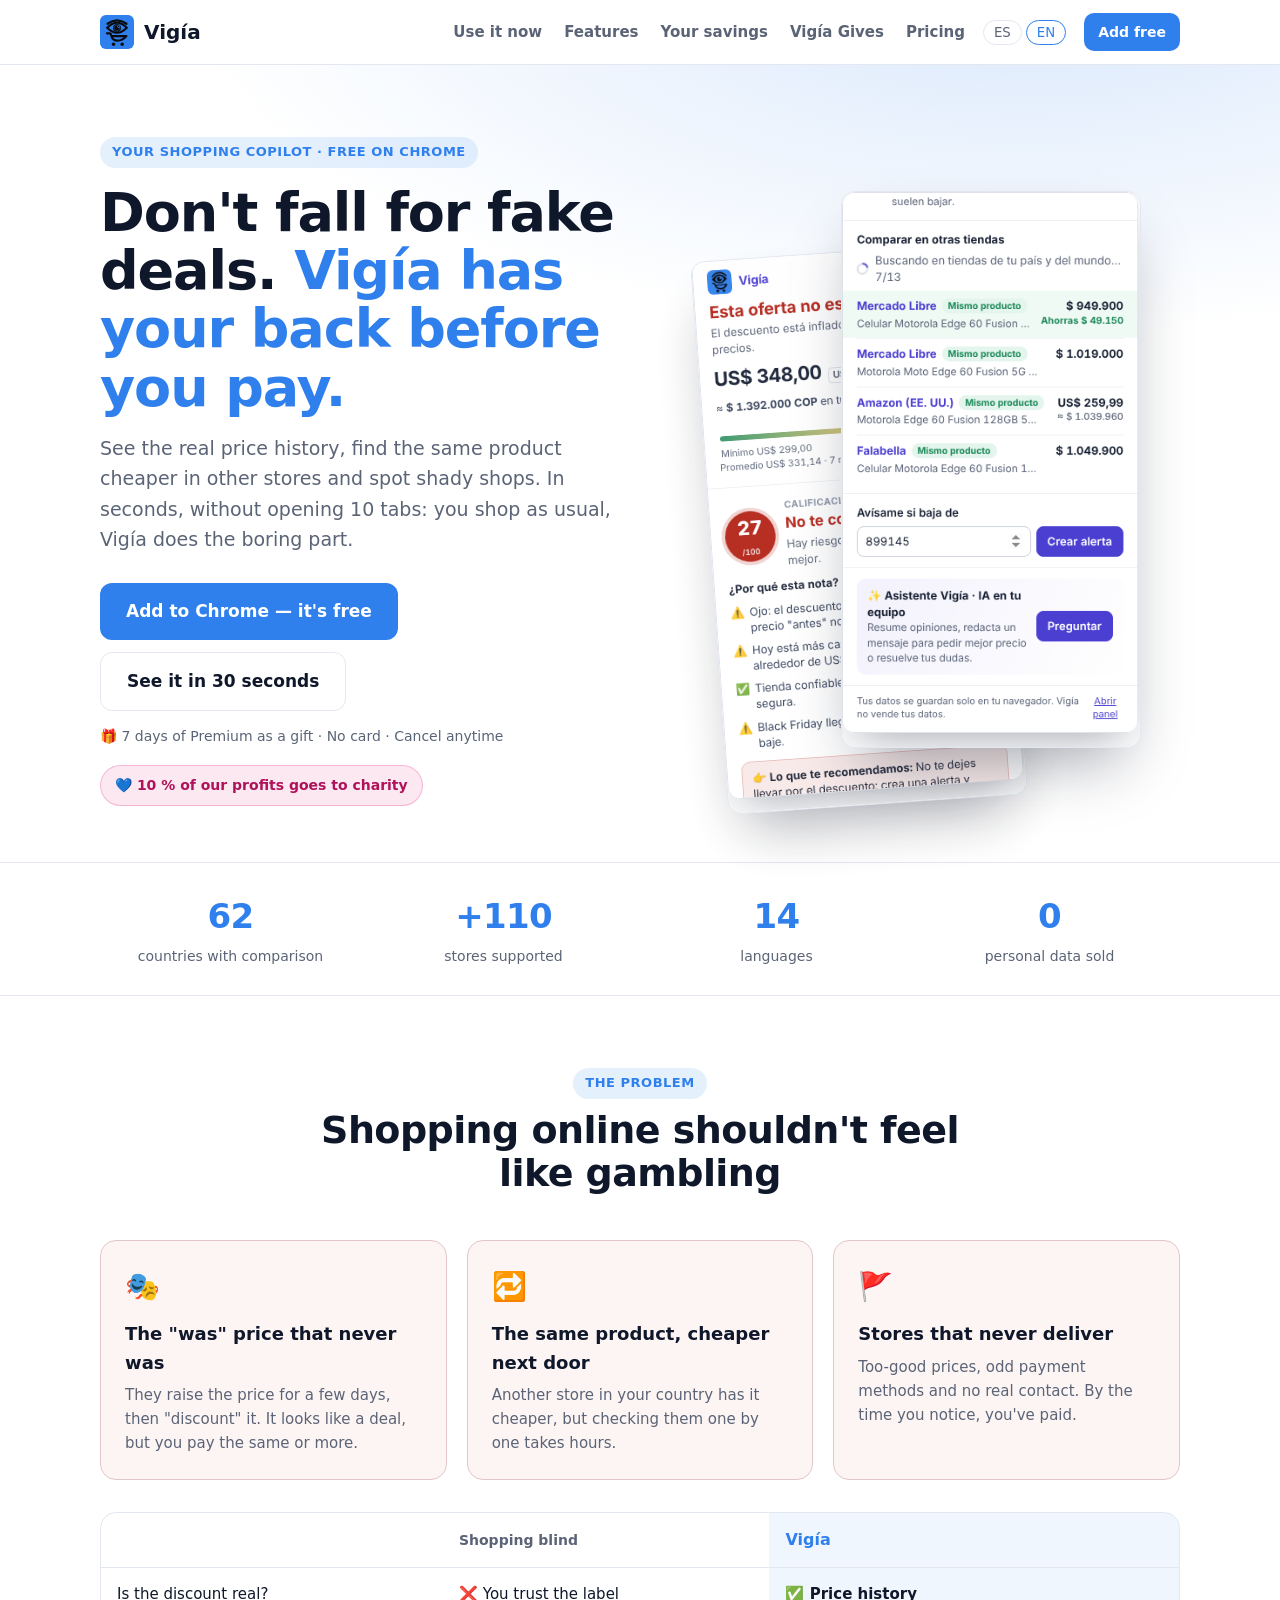
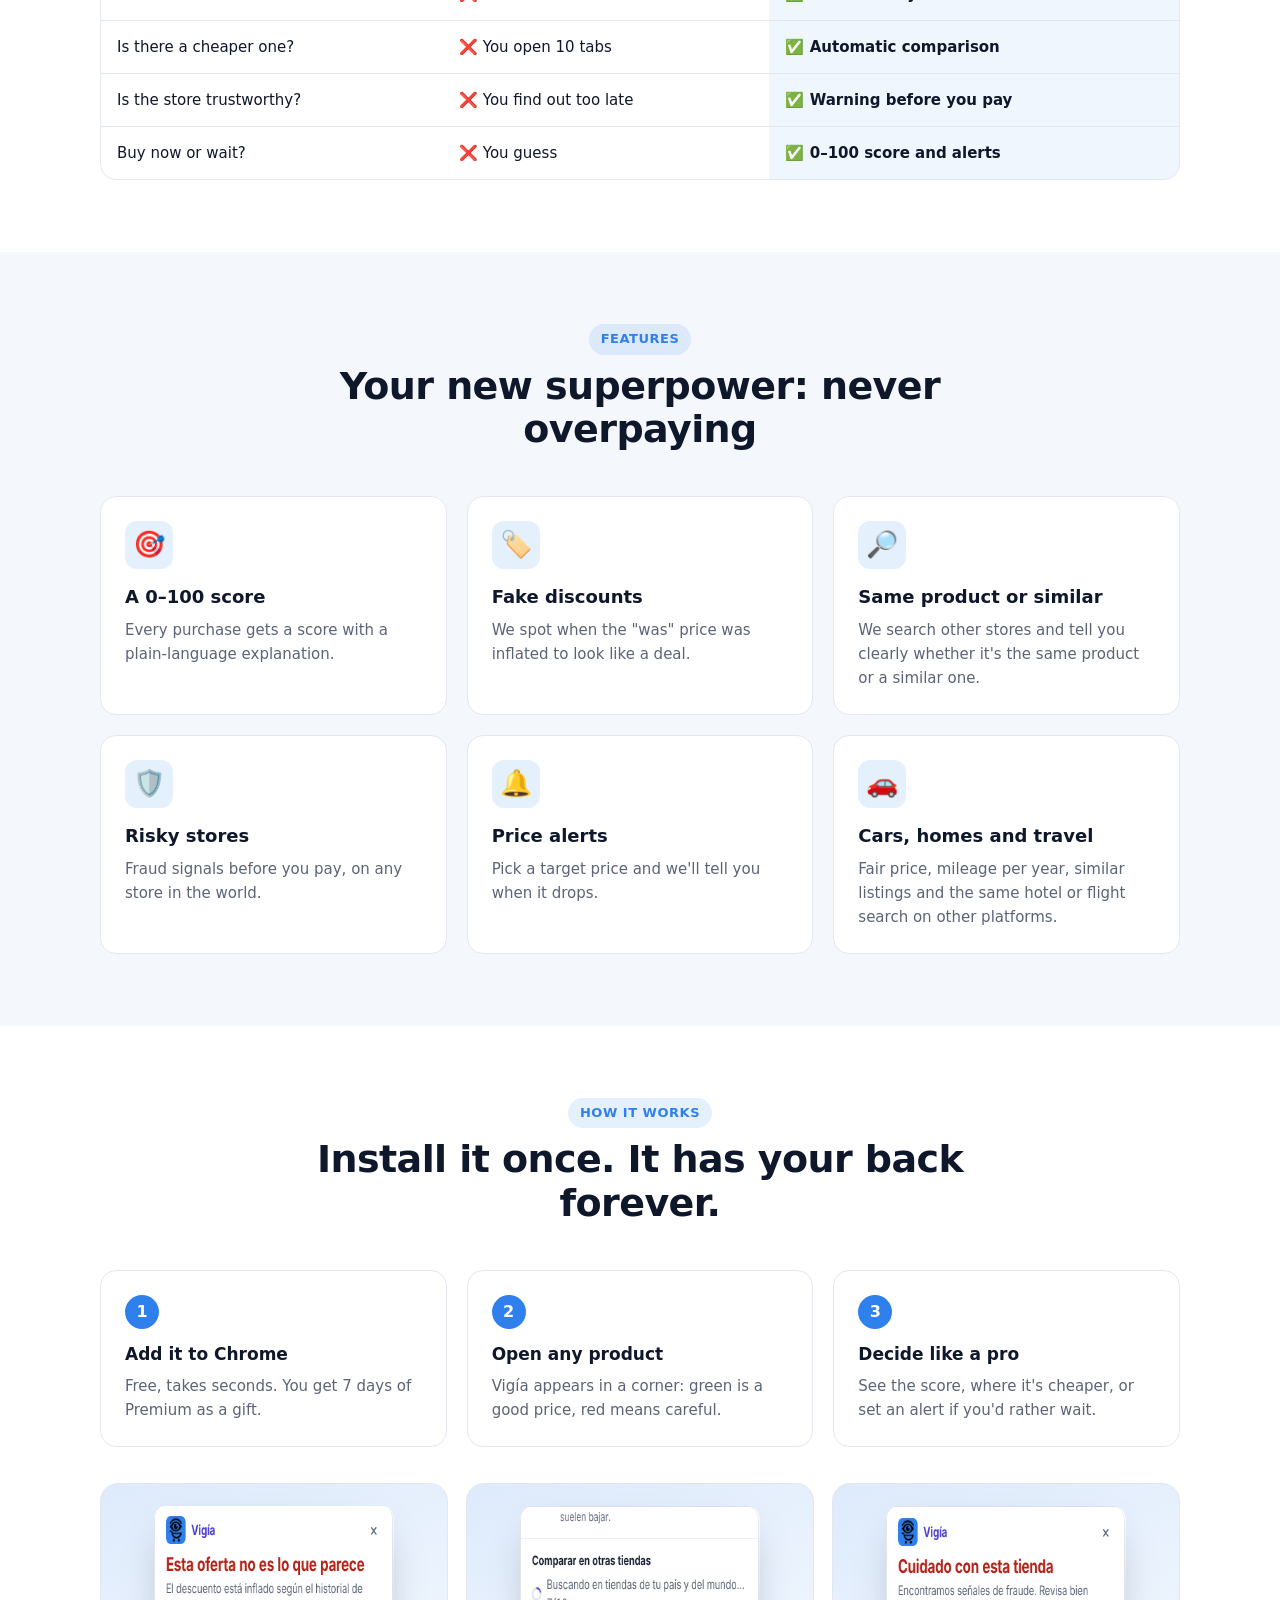
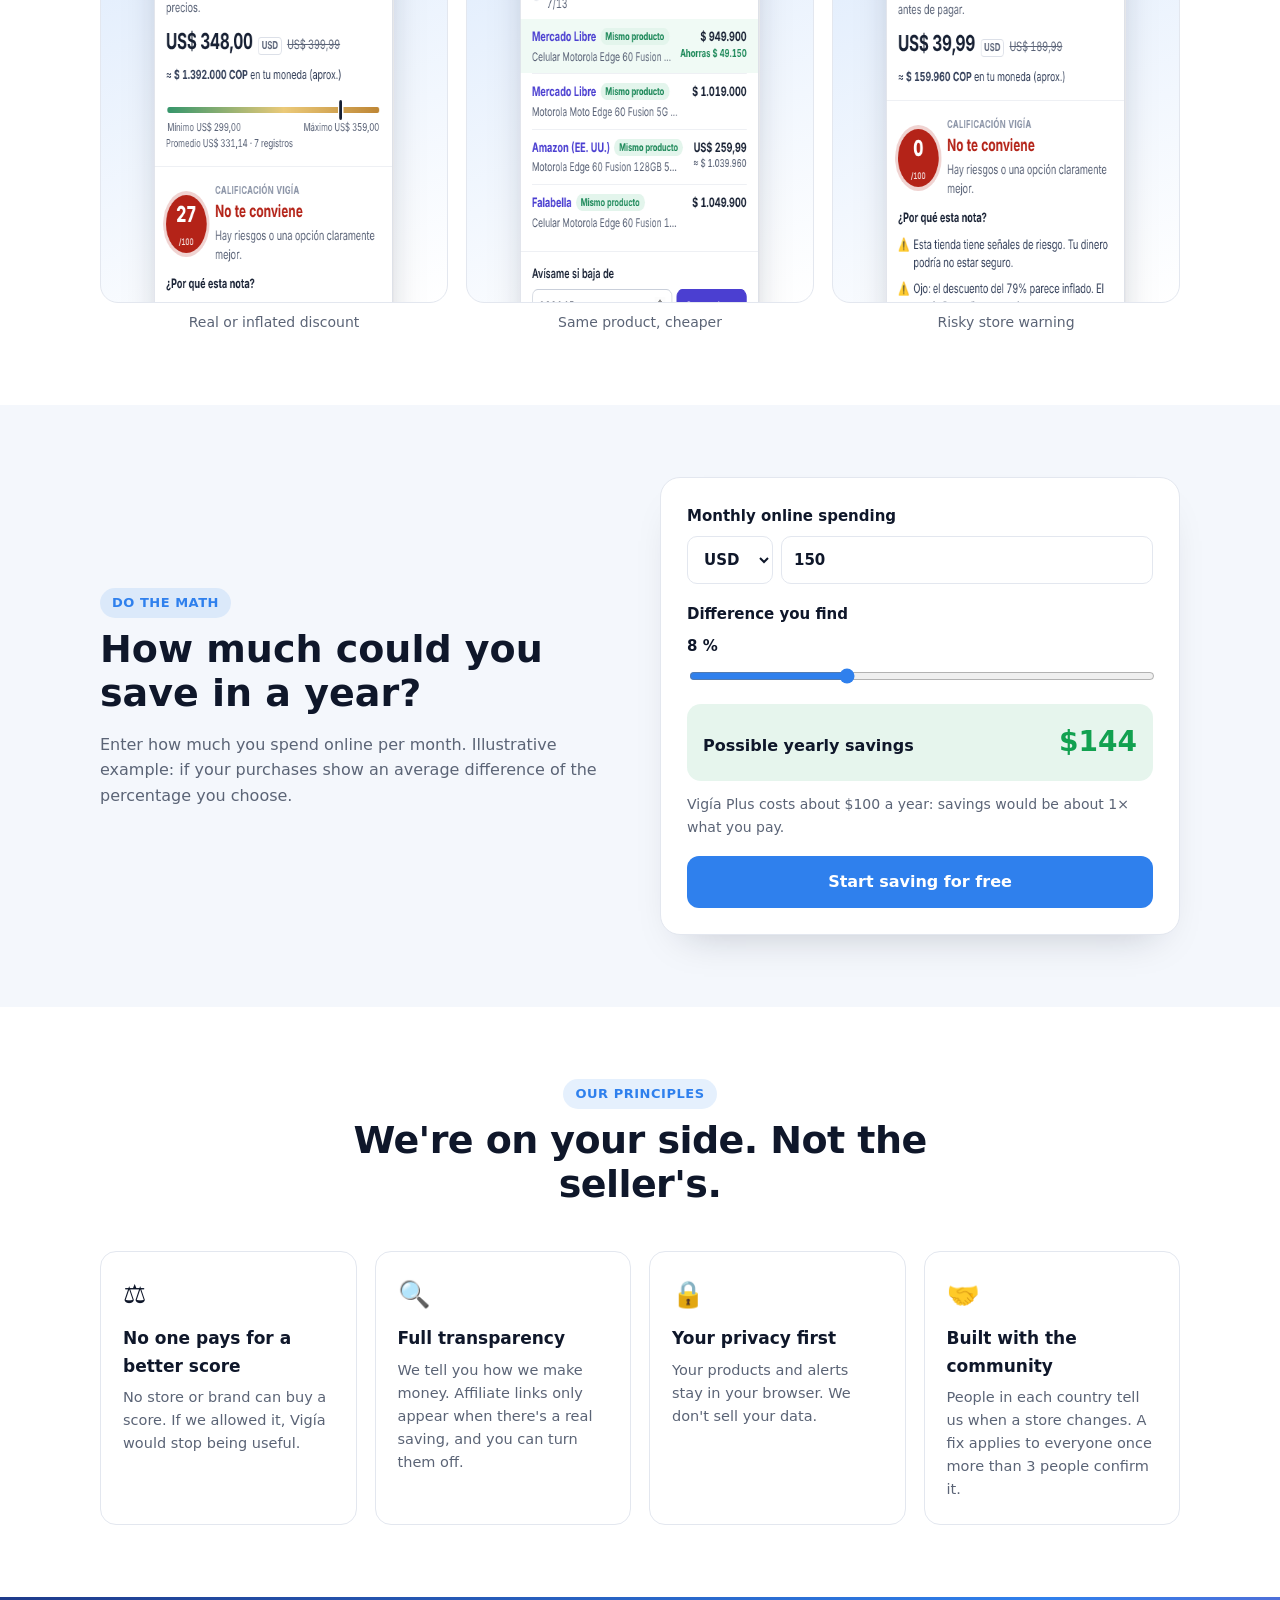
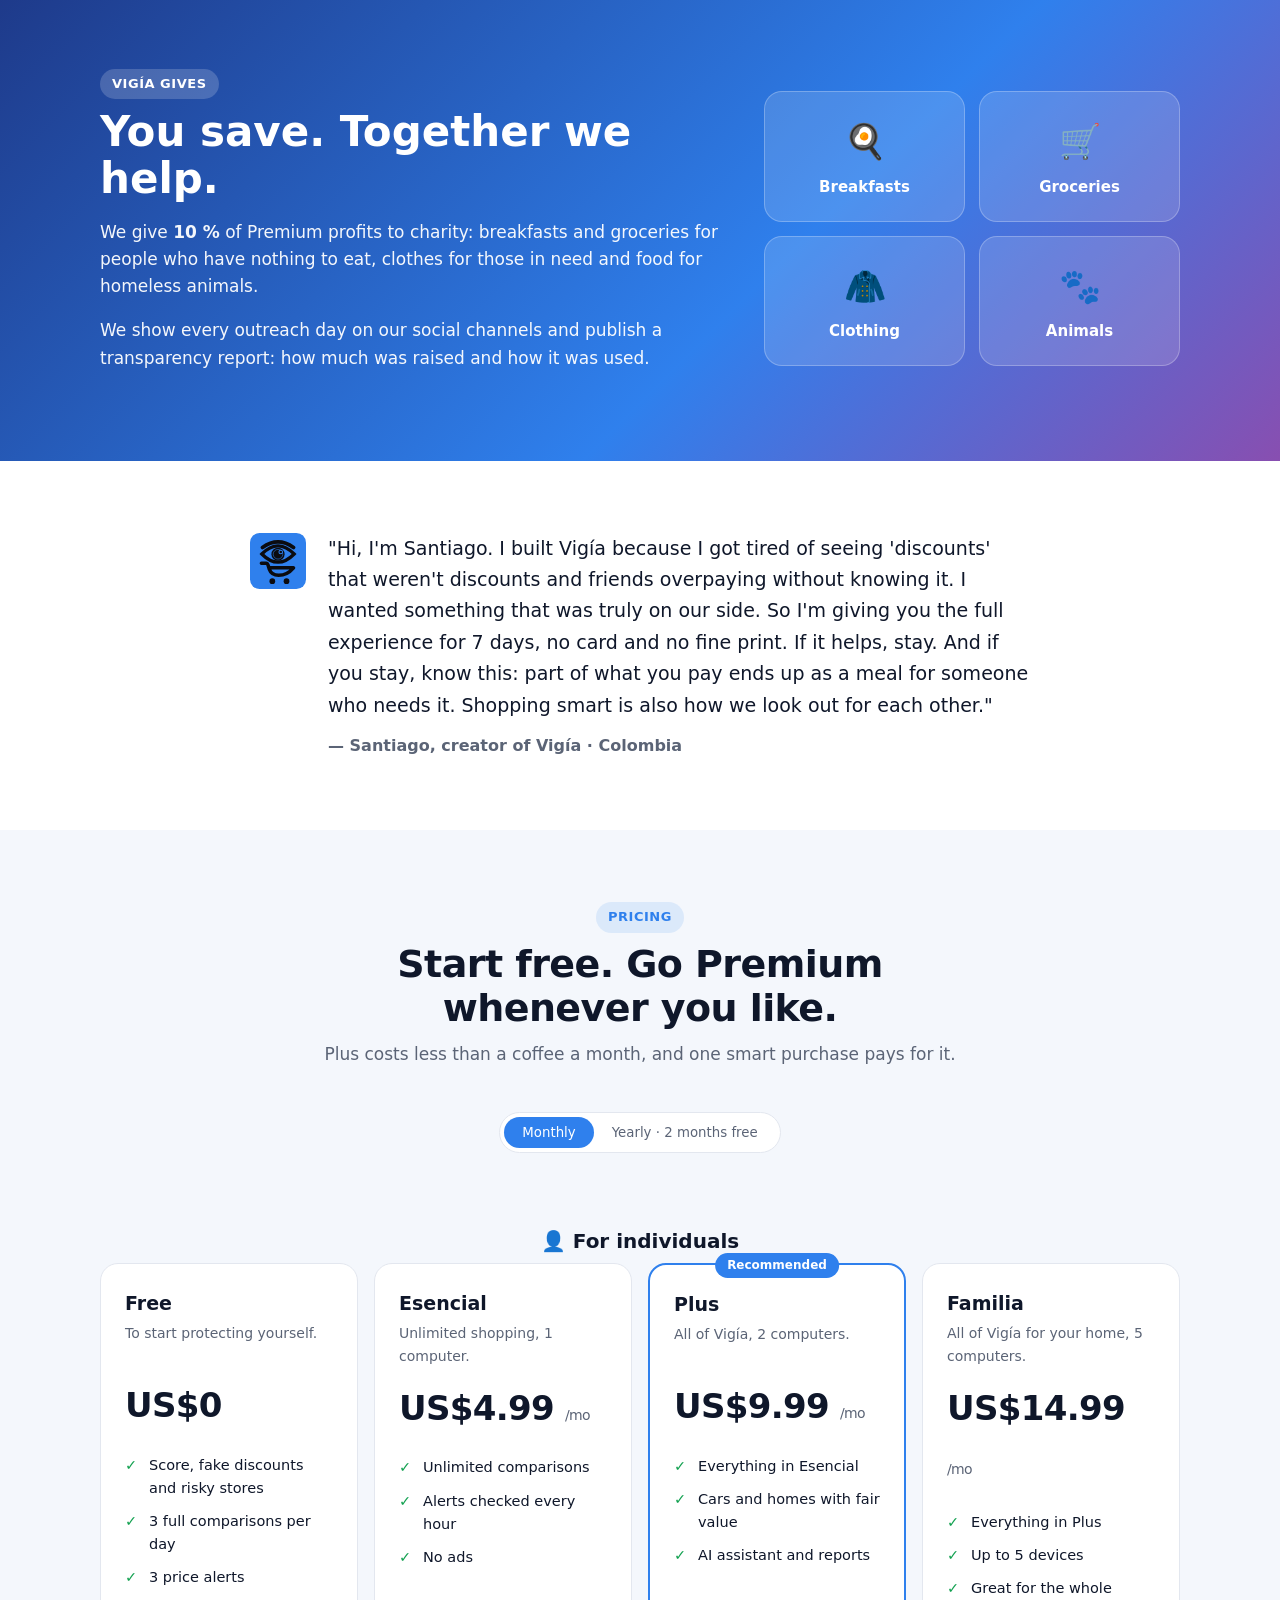
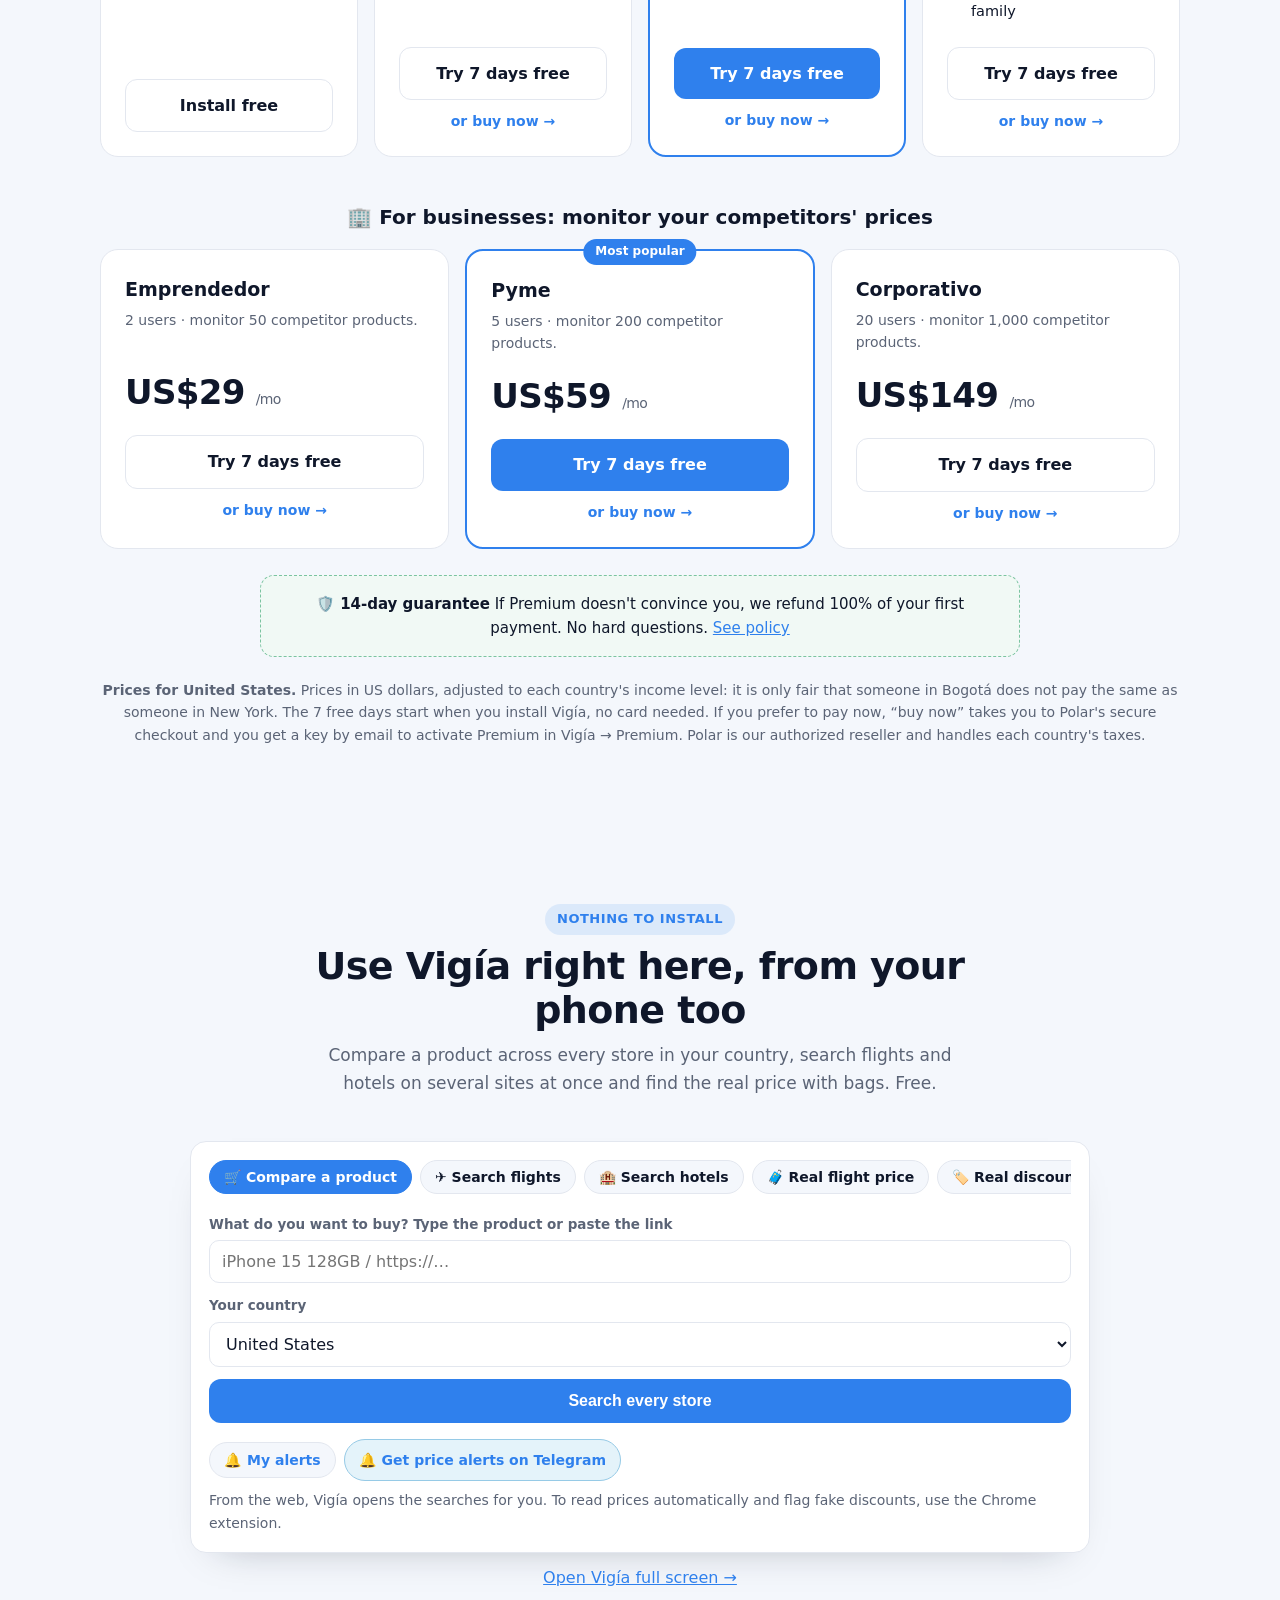
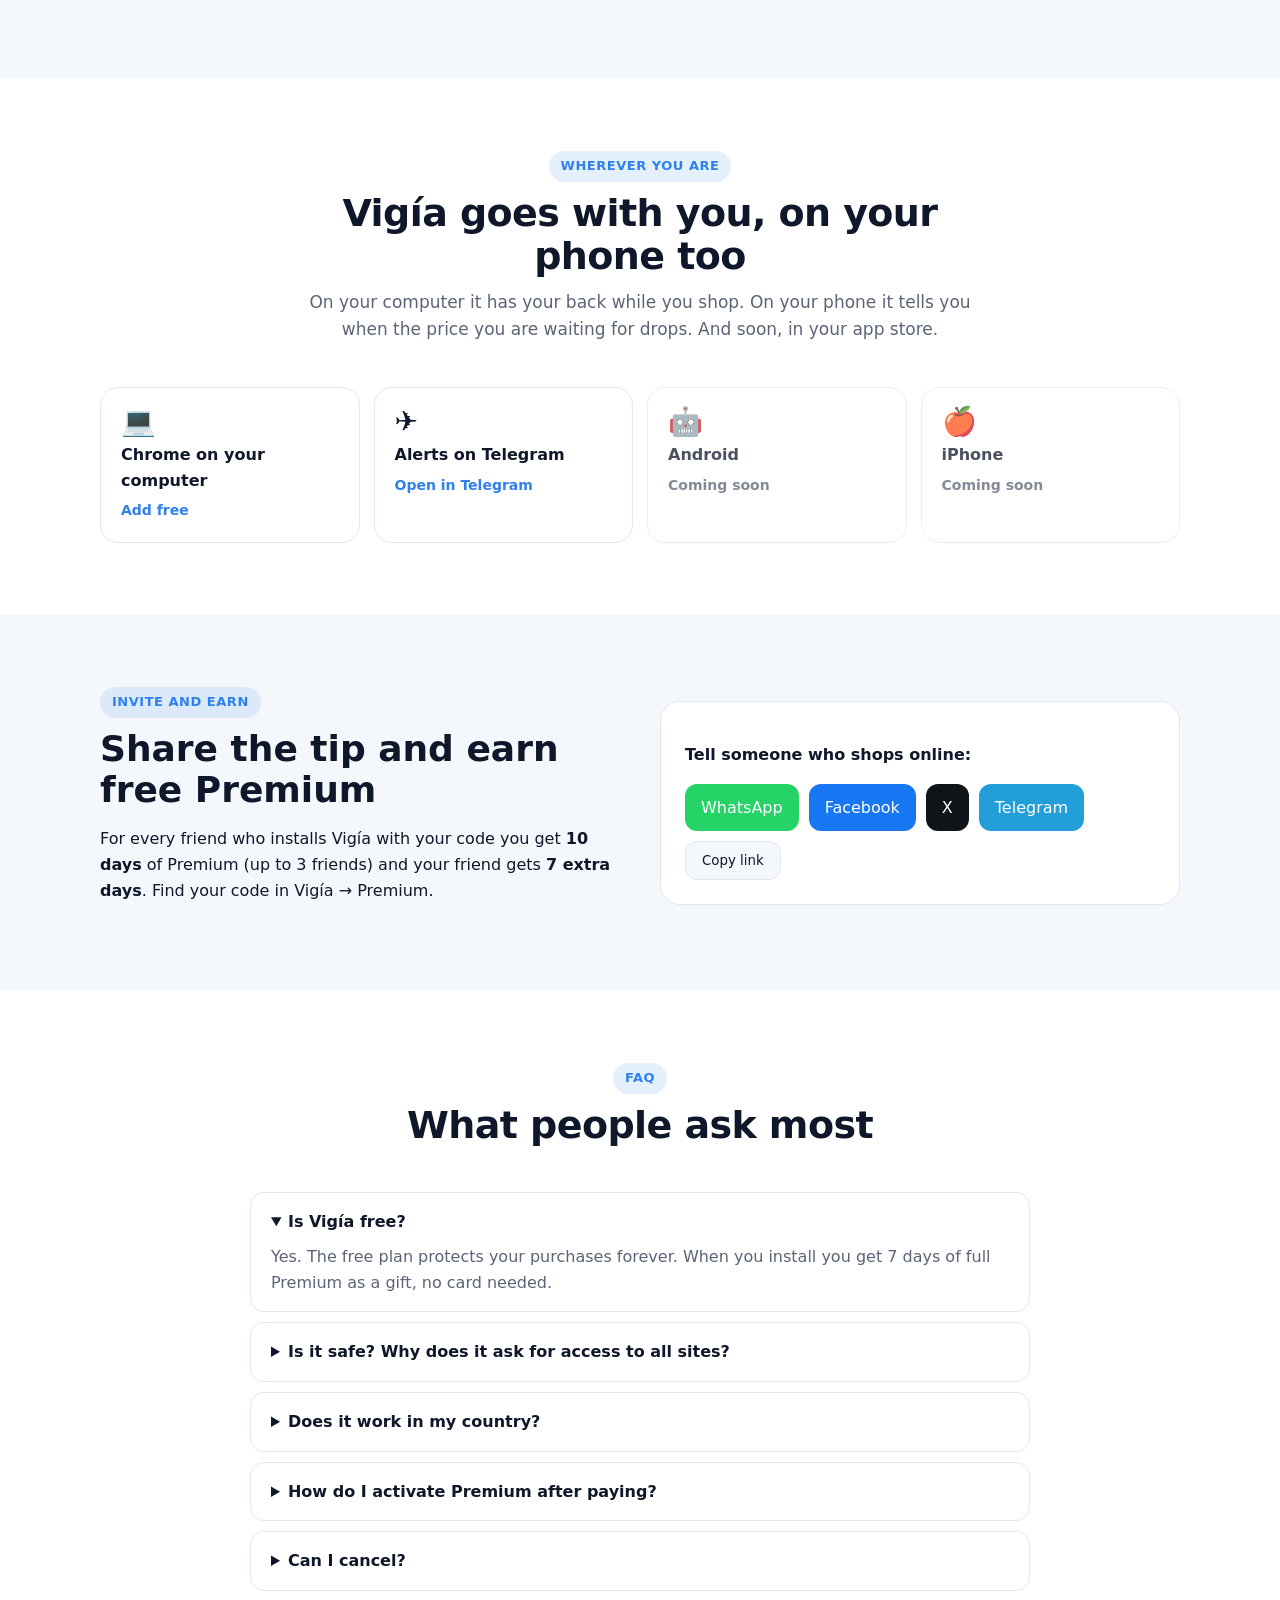
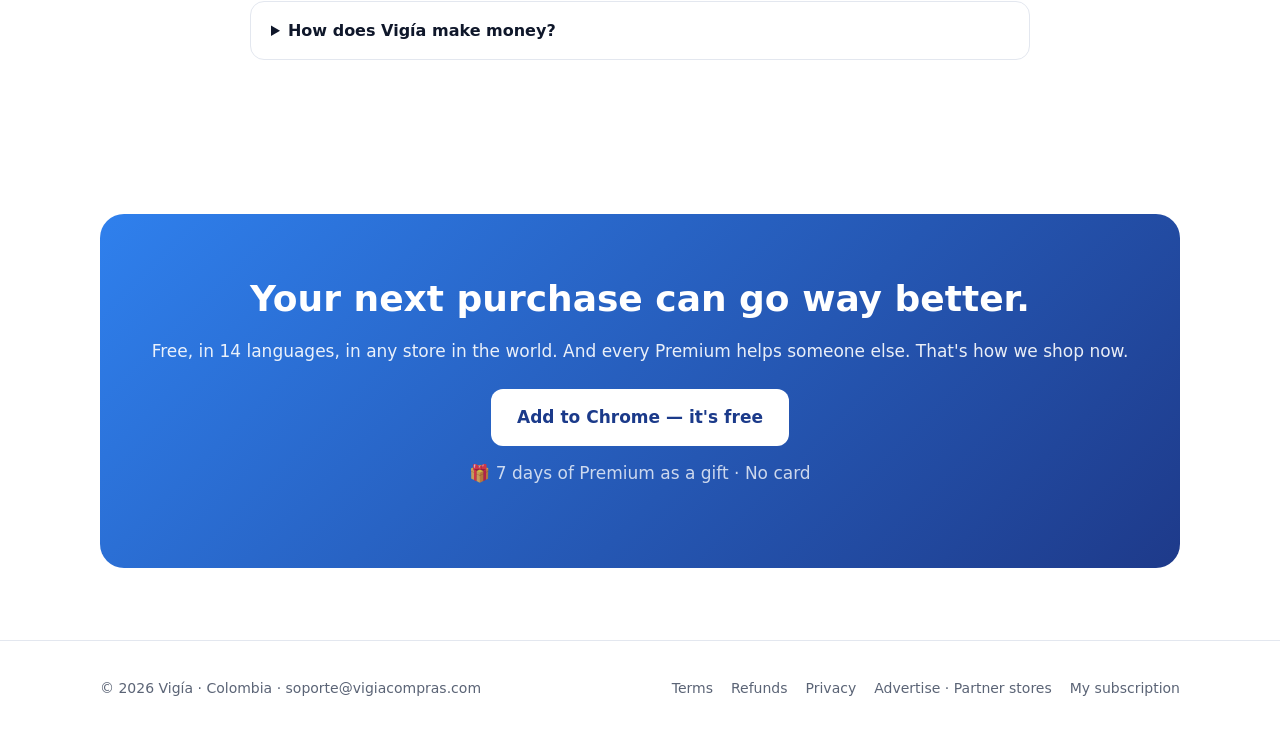
<file: index.html>
<!doctype html>
<html lang="es" data-lang="es">
<head>
<meta charset="utf-8">
<meta name="viewport" content="width=device-width, initial-scale=1">
<meta http-equiv="Content-Security-Policy" content="default-src 'self'; script-src 'self'; style-src 'self' 'unsafe-inline' https://fonts.googleapis.com; font-src https://fonts.gstatic.com; img-src 'self' data:; connect-src 'self' https://iawhorusinrnkxmnsnwi.supabase.co; frame-src 'self'; base-uri 'self'; form-action 'self'; object-src 'none'">
<meta name="referrer" content="strict-origin-when-cross-origin">
<title>Vigía — ¿Ese descuento es real? Compara precios antes de pagar</title>
<meta name="description" content="Vigía es una extensión gratis para Chrome que detecta descuentos falsos, compara el mismo producto en otras tiendas y te avisa de tiendas dudosas. 62 países, 14 idiomas. El 10 % de las ganancias va a obras benéficas.">
<meta name="theme-color" content="#2F80ED">
<meta property="og:type" content="website">
<meta property="og:title" content="Vigía — ¿Ese descuento es real?">
<meta property="og:description" content="Extensión gratis que compara precios, detecta descuentos falsos y tiendas dudosas en cualquier tienda del mundo.">
<meta property="og:image" content="og-vigia.png">
<meta name="twitter:card" content="summary_large_image">
<link rel="icon" href="favicon.png">
<link rel="apple-touch-icon" href="logo-512.png">
<link rel="manifest" href="manifest.webmanifest">
<meta name="apple-mobile-web-app-capable" content="yes">
<meta name="apple-mobile-web-app-title" content="Vigía">
<link rel="preconnect" href="https://fonts.googleapis.com">
<link rel="stylesheet" href="https://fonts.googleapis.com/css2?family=Inter:wght@400;500;600;700;800&display=swap">
<link rel="stylesheet" href="estilo.css">
<script type="application/ld+json">
{"@context":"https://schema.org","@type":"SoftwareApplication","name":"Vigía","applicationCategory":"ShoppingApplication","operatingSystem":"Chrome","description":"Extensión que compara precios, detecta descuentos falsos y tiendas dudosas.","offers":[{"@type":"Offer","price":"0","priceCurrency":"USD","name":"Gratis"},{"@type":"Offer","price":"4.99","priceCurrency":"USD","name":"Plus mensual"}]}
</script>
<script type="application/ld+json">
{"@context":"https://schema.org","@type":"FAQPage","mainEntity":[
{"@type":"Question","name":"¿Vigía es gratis?","acceptedAnswer":{"@type":"Answer","text":"Sí. El plan gratis protege tus compras para siempre y al instalar recibes 7 días de Premium de regalo, sin tarjeta."}},
{"@type":"Question","name":"¿En qué países funciona?","acceptedAnswer":{"@type":"Answer","text":"La nota, los descuentos falsos y las tiendas dudosas funcionan en cualquier tienda del mundo. La comparación con otras tiendas tiene más de 110 tiendas configuradas en 62 países."}},
{"@type":"Question","name":"¿Cómo gana dinero Vigía?","acceptedAnswer":{"@type":"Answer","text":"Con los planes Premium y comisiones de afiliado solo cuando te mostramos un precio más bajo. Tu precio no cambia. El 10 % de las ganancias va a obras benéficas."}}]}
</script>
</head>
<body>
<div class="promo" id="promo" hidden>
  <div class="wrap"><span data-l="es">🛍️ <b>Black Friday es el viernes 27 de noviembre</b> <span class="cd"></span> — instala Vigía antes y descubre qué descuentos son de verdad. <a href="blackfriday.html"><b>Ver ofertas →</b></a></span><span data-l="en">🛍️ <b>Black Friday is Friday, November 27</b> <span class="cd"></span> — install Vigía first and find out which deals are real. <a href="blackfriday.html"><b>See deals →</b></a></span></div>
</div>
<header class="top">
  <div class="wrap">
    <a class="brand" href="./"><img src="logo.svg" alt="">Vigía</a>
    <nav>
      <a href="#herramientas" data-sec="herramientas"><span data-l="es">Úsalo ya</span><span data-l="en">Use it now</span></a>
      <a href="#funciones"><span data-l="es">Funciones</span><span data-l="en">Features</span></a>
      <a href="#ahorro"><span data-l="es">¿Cuánto ahorras?</span><span data-l="en">Your savings</span></a>
      <a href="#comparte" data-sec="comparte"><span data-l="es">Vigía Comparte</span><span data-l="en">Vigía Gives</span></a>
      <a href="#precios"><span data-l="es">Precios</span><span data-l="en">Pricing</span></a>
    </nav>
    <div class="langs"><button data-set="es" aria-pressed="true">ES</button><button data-set="en" aria-pressed="false">EN</button></div>
    <a class="btn small store-link hide-m" href="#precios"><span data-l="es">Agregar gratis</span><span data-l="en">Add free</span></a>
  </div>
</header>

<main>
  <!-- 1. PORTADA: el dolor + la promesa + la acción -->
  <section class="hero">
    <div class="wrap">
      <div>
        <span class="eyebrow"><span data-l="es">Tu copiloto de compras · gratis en Chrome</span><span data-l="en">Your shopping copilot · free on Chrome</span></span>
        <h1 data-txt="titulo"><span data-l="es">No caigas en descuentos de mentira. <em>Vigía te avisa antes de pagar.</em></span><span data-l="en">Don't fall for fake deals. <em>Vigía has your back before you pay.</em></span></h1>
        <p class="lead" data-txt="subtitulo"><span data-l="es">Mira el historial real del precio, encuentra el mismo producto más barato en otras tiendas y detecta tiendas dudosas. En segundos y sin abrir 10 pestañas: tú compras como siempre, Vigía hace la parte aburrida.</span><span data-l="en">See the real price history, find the same product cheaper in other stores and spot shady shops. In seconds, without opening 10 tabs: you shop as usual, Vigía does the boring part.</span></p>
        <div class="cta">
          <a class="btn big store-link" href="#precios"><span data-l="es">Agregar a Chrome — es gratis</span><span data-l="en">Add to Chrome — it's free</span></a>
          <a class="btn ghost big" href="#como"><span data-l="es">Míralo en 30 segundos</span><span data-l="en">See it in 30 seconds</span></a>
        </div>
        <p class="micro"><span data-l="es">🎁 7 días de Premium de regalo · Sin tarjeta · Cancela cuando quieras</span><span data-l="en">🎁 7 days of Premium as a gift · No card · Cancel anytime</span></p>
        <a class="givechip" href="#comparte" data-sec="comparte"><span data-l="es">💙 El <span class="pct">10 %</span> de nuestras ganancias va a obras benéficas</span><span data-l="en">💙 <span class="pct">10 %</span> of our profits goes to charity</span></a>
      </div>
      <div class="stage"><img class="p2" src="panel-descuento.png" alt="" width="342" height="634"><img class="p1" src="panel-comparar.png" alt="Vigía comparando el mismo producto en otras tiendas" width="342" height="636"></div>
    </div>
  </section>

  <!-- 2. CIFRAS REALES (prueba sin inventar) -->
  <section class="stats" data-sec="cifras">
    <div class="wrap">
      <div><b>62</b><span data-l="es">países con comparación</span><span data-l="en">countries with comparison</span></div>
      <div><b>+110</b><span data-l="es">tiendas configuradas</span><span data-l="en">stores supported</span></div>
      <div><b>14</b><span data-l="es">idiomas</span><span data-l="en">languages</span></div>
      <div><b>0</b><span data-l="es">datos personales vendidos</span><span data-l="en">personal data sold</span></div>
    </div>
  </section>

  <!-- 3. EL PROBLEMA (marketing 2.0: empatía con el comprador) -->
  <section class="block" id="problema" data-sec="problema">
    <div class="wrap">
      <div class="head">
        <span class="eyebrow"><span data-l="es">El problema</span><span data-l="en">The problem</span></span>
        <h2><span data-l="es">Comprar online no debería sentirse como apostar</span><span data-l="en">Shopping online shouldn't feel like gambling</span></h2>
      </div>
      <div class="grid3">
        <div class="pain"><div class="ic">🎭</div><h3><span data-l="es">El "antes" que nunca existió</span><span data-l="en">The "was" price that never was</span></h3><p><span data-l="es">Suben el precio unos días y luego lo «rebajan». Se ve como oferta, pero pagas lo mismo o más. Un clásico.</span><span data-l="en">They raise the price for a few days, then "discount" it. It looks like a deal, but you pay the same or more.</span></p></div>
        <div class="pain"><div class="ic">🔁</div><h3><span data-l="es">El mismo producto, más barato al lado</span><span data-l="en">The same product, cheaper next door</span></h3><p><span data-l="es">Otra tienda lo tiene más barato y ni te enteraste, porque revisar una por una toma horas (y paciencia).</span><span data-l="en">Another store in your country has it cheaper, but checking them one by one takes hours.</span></p></div>
        <div class="pain"><div class="ic">🚩</div><h3><span data-l="es">Tiendas que no entregan</span><span data-l="en">Stores that never deliver</span></h3><p><span data-l="es">Precios demasiado buenos, pagos raros y cero contacto. Cuando te das cuenta, ya pagaste.</span><span data-l="en">Too-good prices, odd payment methods and no real contact. By the time you notice, you've paid.</span></p></div>
      </div>
      <div class="vs">
        <table>
          <thead><tr><th></th><th><span data-l="es">Comprando a ciegas</span><span data-l="en">Shopping blind</span></th><th class="us">Vigía</th></tr></thead>
          <tbody>
            <tr><td><span data-l="es">¿El descuento es real?</span><span data-l="en">Is the discount real?</span></td><td>❌ <span data-l="es">Confías en la etiqueta</span><span data-l="en">You trust the label</span></td><td class="us">✅ <span data-l="es">Historial de precios</span><span data-l="en">Price history</span></td></tr>
            <tr><td><span data-l="es">¿Hay otro más barato?</span><span data-l="en">Is there a cheaper one?</span></td><td>❌ <span data-l="es">Abres 10 pestañas</span><span data-l="en">You open 10 tabs</span></td><td class="us">✅ <span data-l="es">Comparación automática</span><span data-l="en">Automatic comparison</span></td></tr>
            <tr><td><span data-l="es">¿La tienda es confiable?</span><span data-l="en">Is the store trustworthy?</span></td><td>❌ <span data-l="es">Lo descubres tarde</span><span data-l="en">You find out too late</span></td><td class="us">✅ <span data-l="es">Aviso antes de pagar</span><span data-l="en">Warning before you pay</span></td></tr>
            <tr><td><span data-l="es">¿Comprar hoy o esperar?</span><span data-l="en">Buy now or wait?</span></td><td>❌ <span data-l="es">Adivinas</span><span data-l="en">You guess</span></td><td class="us">✅ <span data-l="es">Nota de 0 a 100 y alertas</span><span data-l="en">0–100 score and alerts</span></td></tr>
          </tbody>
        </table>
      </div>
    </div>
  </section>

  <!-- 4. FUNCIONES (marketing 1.0: el producto) -->
  <section class="block alt" id="funciones" data-sec="funciones">
    <div class="wrap">
      <div class="head">
        <span class="eyebrow"><span data-l="es">Funciones</span><span data-l="en">Features</span></span>
        <h2><span data-l="es">Tu nuevo superpoder: no pagar de más</span><span data-l="en">Your new superpower: never overpaying</span></h2>
      </div>
      <div class="grid3">
        <div class="feat"><div class="ic">🎯</div><h3><span data-l="es">Nota de 0 a 100</span><span data-l="en">A 0–100 score</span></h3><p><span data-l="es">Cada compra recibe una calificación y te explicamos por qué, en palabras simples.</span><span data-l="en">Every purchase gets a score with a plain-language explanation.</span></p></div>
        <div class="feat"><div class="ic">🏷️</div><h3><span data-l="es">Descuentos falsos</span><span data-l="en">Fake discounts</span></h3><p><span data-l="es">Detectamos cuando el "antes" fue inflado para parecer oferta.</span><span data-l="en">We spot when the "was" price was inflated to look like a deal.</span></p></div>
        <div class="feat"><div class="ic">🔎</div><h3><span data-l="es">Mismo producto o similar</span><span data-l="en">Same product or similar</span></h3><p><span data-l="es">Buscamos en otras tiendas y te decimos con claridad si es el mismo producto o uno parecido.</span><span data-l="en">We search other stores and tell you clearly whether it's the same product or a similar one.</span></p></div>
        <div class="feat"><div class="ic">🛡️</div><h3><span data-l="es">Tiendas dudosas</span><span data-l="en">Risky stores</span></h3><p><span data-l="es">Señales de fraude antes de pagar, en cualquier tienda del mundo.</span><span data-l="en">Fraud signals before you pay, on any store in the world.</span></p></div>
        <div class="feat"><div class="ic">🔔</div><h3><span data-l="es">Alertas de precio</span><span data-l="en">Price alerts</span></h3><p><span data-l="es">Elige un precio y te avisamos cuando baje.</span><span data-l="en">Pick a target price and we'll tell you when it drops.</span></p></div>
        <div class="feat"><div class="ic">🚗</div><h3><span data-l="es">Carros, inmuebles y viajes</span><span data-l="en">Cars, homes and travel</span></h3><p><span data-l="es">Precio justo, kilometraje por año, avisos parecidos y la misma búsqueda de hotel o vuelo en otras plataformas.</span><span data-l="en">Fair price, mileage per year, similar listings and the same hotel or flight search on other platforms.</span></p></div>
      </div>
    </div>
  </section>

  <!-- 5. CÓMO FUNCIONA -->
  <section class="block" id="como" data-sec="como">
    <div class="wrap">
      <div class="head">
        <span class="eyebrow"><span data-l="es">Cómo funciona</span><span data-l="en">How it works</span></span>
        <h2><span data-l="es">La instalas una vez. Te cuida siempre.</span><span data-l="en">Install it once. It has your back forever.</span></h2>
      </div>
      <div class="steps">
        <div class="step"><h3><span data-l="es">Agrégala a Chrome</span><span data-l="en">Add it to Chrome</span></h3><p><span data-l="es">Es gratis y tarda segundos. De bienvenida: 7 días de Premium completo, sin tarjeta.</span><span data-l="en">Free, takes seconds. You get 7 days of Premium as a gift.</span></p></div>
        <div class="step"><h3><span data-l="es">Abre cualquier producto</span><span data-l="en">Open any product</span></h3><p><span data-l="es">Vigía aparece en una esquina, sin estorbar: verde es buen precio, rojo es «ojo con esto».</span><span data-l="en">Vigía appears in a corner: green is a good price, red means careful.</span></p></div>
        <div class="step"><h3><span data-l="es">Decide como experto</span><span data-l="en">Decide like a pro</span></h3><p><span data-l="es">Mira la nota, dónde está más barato o crea una alerta y deja que Vigía espere por ti.</span><span data-l="en">See the score, where it's cheaper, or set an alert if you'd rather wait.</span></p></div>
      </div>
      <div class="gallery" style="margin-top:36px">
        <figure><div class="pshot"><img src="panel-descuento.png" alt="" loading="lazy" width="342" height="634"></div><figcaption><span data-l="es">Descuento real o inflado</span><span data-l="en">Real or inflated discount</span></figcaption></figure>
        <figure><div class="pshot"><img src="panel-comparar.png" alt="" loading="lazy" width="342" height="636"></div><figcaption><span data-l="es">El mismo producto, más barato</span><span data-l="en">Same product, cheaper</span></figcaption></figure>
        <figure><div class="pshot"><img src="panel-tienda.png" alt="" loading="lazy" width="342" height="636"></div><figcaption><span data-l="es">Aviso de tienda dudosa</span><span data-l="en">Risky store warning</span></figcaption></figure>
      </div>
    </div>
  </section>

  <!-- 6. CALCULADORA (marketing 2.0: el beneficio en su bolsillo) -->
  <section class="block alt" id="ahorro" data-sec="calculadora">
    <div class="wrap calc">
      <div>
        <span class="eyebrow"><span data-l="es">Haz la cuenta</span><span data-l="en">Do the math</span></span>
        <h2><span data-l="es">¿Cuánto podrías ahorrar en un año?</span><span data-l="en">How much could you save in a year?</span></h2>
        <p class="muted"><span data-l="es">Escribe cuánto gastas al mes comprando por internet. Ejemplo ilustrativo: si en tus compras encuentras una diferencia promedio del porcentaje que elijas.</span><span data-l="en">Enter how much you spend online per month. Illustrative example: if your purchases show an average difference of the percentage you choose.</span></p>
      </div>
      <div class="calcbox">
        <label><span data-l="es">Gasto mensual en compras por internet</span><span data-l="en">Monthly online spending</span>
          <div class="row"><select id="cur"><option value="COP">COP</option><option value="MXN">MXN</option><option value="USD">USD</option><option value="EUR">EUR</option><option value="PEN">PEN</option><option value="CLP">CLP</option><option value="ARS">ARS</option><option value="BRL">BRL</option></select><input id="spend" type="number" min="0" step="1000" value="500000"></div></label>
        <label><span data-l="es">Diferencia que encuentras</span><span data-l="en">Difference you find</span> <b id="pctv">8 %</b>
          <input id="pct" type="range" min="2" max="20" value="8"></label>
        <div class="result"><span data-l="es">Ahorro posible al año</span><span data-l="en">Possible yearly savings</span><b id="save">—</b></div>
        <p class="roi" id="roi"></p>
        <a class="btn store-link" href="#precios" style="width:100%;justify-content:center"><span data-l="es">Empezar a ahorrar gratis</span><span data-l="en">Start saving for free</span></a>
      </div>
    </div>
  </section>

  <!-- 7. PRINCIPIOS (marketing 3.0: valores) -->
  <section class="block" id="principios" data-sec="principios">
    <div class="wrap">
      <div class="head">
        <span class="eyebrow"><span data-l="es">Nuestros principios</span><span data-l="en">Our principles</span></span>
        <h2><span data-l="es">Estamos de tu lado. No del vendedor.</span><span data-l="en">We're on your side. Not the seller's.</span></h2>
      </div>
      <div class="grid4">
        <div class="val"><div class="ic">⚖️</div><h3><span data-l="es">Nadie paga por una mejor nota</span><span data-l="en">No one pays for a better score</span></h3><p><span data-l="es">Ninguna tienda o marca puede comprar una calificación. Si lo permitiéramos, Vigía dejaría de servir.</span><span data-l="en">No store or brand can buy a score. If we allowed it, Vigía would stop being useful.</span></p></div>
        <div class="val"><div class="ic">🔍</div><h3><span data-l="es">Transparencia total</span><span data-l="en">Full transparency</span></h3><p><span data-l="es">Te decimos cómo ganamos dinero. Los enlaces de afiliado solo aparecen cuando hay un ahorro real y puedes apagarlos.</span><span data-l="en">We tell you how we make money. Affiliate links only appear when there's a real saving, and you can turn them off.</span></p></div>
        <div class="val"><div class="ic">🔒</div><h3><span data-l="es">Tu privacidad primero</span><span data-l="en">Your privacy first</span></h3><p><span data-l="es">Tus productos y alertas se quedan en tu navegador. No vendemos tus datos.</span><span data-l="en">Your products and alerts stay in your browser. We don't sell your data.</span></p></div>
        <div class="val"><div class="ic">🤝</div><h3><span data-l="es">Hecha con la comunidad</span><span data-l="en">Built with the community</span></h3><p><span data-l="es">Personas de cada país nos avisan cuando una tienda cambia. Un arreglo aplica para todos cuando más de 3 personas lo confirman.</span><span data-l="en">People in each country tell us when a store changes. A fix applies to everyone once more than 3 people confirm it.</span></p></div>
      </div>
    </div>
  </section>

  <!-- 8. VIGÍA COMPARTE (marketing 3.0: propósito) -->
  <section class="block give" id="comparte" data-sec="comparte">
    <div class="wrap givewrap">
      <div>
        <span class="eyebrow light"><span data-l="es">Vigía Comparte</span><span data-l="en">Vigía Gives</span></span>
        <h2><span data-l="es">Tú ahorras. Juntos ayudamos.</span><span data-l="en">You save. Together we help.</span></h2>
        <p><span data-l="es">Destinamos el <b class="pct">10 %</b> de las ganancias de los planes Premium a obras benéficas: desayunos y mercados para quien no tiene qué comer, ropa para quien la necesita y alimento para animales sin hogar.</span><span data-l="en">We give <b class="pct">10 %</b> of Premium profits to charity: breakfasts and groceries for people who have nothing to eat, clothes for those in need and food for homeless animals.</span></p>
        <p><span data-l="es">Cada jornada la mostramos en nuestras redes y publicamos un informe de transparencia: cuánto se recaudó y en qué se usó.</span><span data-l="en">We show every outreach day on our social channels and publish a transparency report: how much was raised and how it was used.</span></p>
        <div class="social" id="social"></div>
      </div>
      <div class="givecards">
        <div>🍳<span data-l="es">Desayunos</span><span data-l="en">Breakfasts</span></div>
        <div>🛒<span data-l="es">Mercados</span><span data-l="en">Groceries</span></div>
        <div>🧥<span data-l="es">Ropa</span><span data-l="en">Clothing</span></div>
        <div>🐾<span data-l="es">Animales</span><span data-l="en">Animals</span></div>
      </div>
    </div>
  </section>

  <!-- 9. CARTA DEL CREADOR (reciprocidad e historia) -->
  <section class="block" data-sec="carta">
    <div class="wrap letter">
      <img src="logo.svg" alt="" width="56" height="56">
      <div>
        <p class="quote"><span data-l="es">"Hola, soy Santiago. Creé Vigía porque me cansé de ver «descuentos» que no eran descuentos y amigos pagando de más sin saberlo. Quería algo que estuviera de nuestro lado, de verdad. Por eso te regalo la experiencia completa durante 7 días, sin tarjeta y sin letra pequeña. Si te sirve, quédate. Y si te quedas, que sepas esto: una parte de lo que pagas termina en un plato de comida para alguien que lo necesita. Comprar bien también es cuidarnos entre todos."</span><span data-l="en">"Hi, I'm Santiago. I built Vigía because I got tired of seeing 'discounts' that weren't discounts and friends overpaying without knowing it. I wanted something that was truly on our side. So I'm giving you the full experience for 7 days, no card and no fine print. If it helps, stay. And if you stay, know this: part of what you pay ends up as a meal for someone who needs it. Shopping smart is also how we look out for each other."</span></p>
        <p class="sign">— <span class="firma">Santiago</span>, <span data-l="es">creador de Vigía · Colombia</span><span data-l="en">creator of Vigía · Colombia</span></p>
      </div>
    </div>
  </section>

  <!-- 10. PRECIOS -->
  <section class="block alt" id="precios">
    <div class="wrap">
      <div class="head">
        <span class="eyebrow"><span data-l="es">Precios</span><span data-l="en">Pricing</span></span>
        <h2><span data-l="es">Empieza gratis. Pasa a Premium cuando quieras.</span><span data-l="en">Start free. Go Premium whenever you like.</span></h2>
        <p><span data-l="es">Plus cuesta menos que un café al mes y una sola compra bien hecha lo paga.</span><span data-l="en">Plus costs less than a coffee a month, and one smart purchase pays for it.</span></p>
      </div>
      <div class="center"><div class="toggle" role="group"><button data-per="m" aria-pressed="true"><span data-l="es">Mensual</span><span data-l="en">Monthly</span></button><button data-per="y" aria-pressed="false"><span data-l="es">Anual · 2 meses gratis</span><span data-l="en">Yearly · 2 months free</span></button></div></div>

      <h3 class="sub"><span data-l="es">👤 Para personas</span><span data-l="en">👤 For individuals</span></h3>
      <div class="plans">
        <div class="plan"><h3><span data-l="es">Gratis</span><span data-l="en">Free</span></h3><p class="who"><span data-l="es">Para empezar a protegerte.</span><span data-l="en">To start protecting yourself.</span></p><div class="price">US$0</div>
          <ul><li><span data-l="es">Nota, descuentos falsos y tiendas dudosas</span><span data-l="en">Score, fake discounts and risky stores</span></li><li><span data-l="es">3 comparaciones completas al día</span><span data-l="en">3 full comparisons per day</span></li><li><span data-l="es">3 alertas de precio</span><span data-l="en">3 price alerts</span></li></ul>
          <a class="btn ghost store-link" href="#precios"><span data-l="es">Instalar gratis</span><span data-l="en">Install free</span></a></div>
        <div class="plan"><h3>Esencial</h3><p class="who"><span data-l="es">Compras sin límites, 1 computador.</span><span data-l="en">Unlimited shopping, 1 computer.</span></p><div class="price" data-p="esencial" data-m="2.49" data-y="24.90"></div>
          <ul><li><span data-l="es">Comparaciones sin límite</span><span data-l="en">Unlimited comparisons</span></li><li><span data-l="es">Alertas que revisan cada hora</span><span data-l="en">Alerts checked every hour</span></li><li><span data-l="es">Sin publicidad</span><span data-l="en">No ads</span></li></ul>
          <a class="btn ghost store-link" href="#precios"><span data-l="es">Probar 7 días gratis</span><span data-l="en">Try 7 days free</span></a><a class="buy" data-buy="esencial" href="#precios" hidden><span data-l="es">o cómpralo ya →</span><span data-l="en">or buy now →</span></a></div>
        <div class="plan star"><span class="badge"><span data-l="es">Recomendado</span><span data-l="en">Recommended</span></span><h3>Plus</h3><p class="who"><span data-l="es">Todo Vigía, 2 computadores.</span><span data-l="en">All of Vigía, 2 computers.</span></p><div class="price" data-p="plus" data-m="4.99" data-y="49.90"></div>
          <ul><li><span data-l="es">Todo lo de Esencial</span><span data-l="en">Everything in Esencial</span></li><li><span data-l="es">Carros e inmuebles con valor justo</span><span data-l="en">Cars and homes with fair value</span></li><li><span data-l="es">Asistente con IA e informes</span><span data-l="en">AI assistant and reports</span></li></ul>
          <a class="btn store-link" href="#precios"><span data-l="es">Probar 7 días gratis</span><span data-l="en">Try 7 days free</span></a><a class="buy" data-buy="plus" href="#precios" hidden><span data-l="es">o cómpralo ya →</span><span data-l="en">or buy now →</span></a></div>
        <div class="plan"><h3>Familia</h3><p class="who"><span data-l="es">Todo Vigía para tu hogar, 5 computadores.</span><span data-l="en">All of Vigía for your home, 5 computers.</span></p><div class="price" data-p="familia" data-m="7.49" data-y="74.90"></div>
          <ul><li><span data-l="es">Todo lo de Plus</span><span data-l="en">Everything in Plus</span></li><li><span data-l="es">Hasta 5 equipos</span><span data-l="en">Up to 5 devices</span></li><li><span data-l="es">Ideal para toda la familia</span><span data-l="en">Great for the whole family</span></li></ul>
          <a class="btn ghost store-link" href="#precios"><span data-l="es">Probar 7 días gratis</span><span data-l="en">Try 7 days free</span></a><a class="buy" data-buy="familia" href="#precios" hidden><span data-l="es">o cómpralo ya →</span><span data-l="en">or buy now →</span></a></div>
      </div>

      <h3 class="sub"><span data-l="es">🏢 Para negocios: vigila los precios de tu competencia</span><span data-l="en">🏢 For businesses: monitor your competitors' prices</span></h3>
      <div class="plans biz">
        <div class="plan"><h3>Emprendedor</h3><p class="who"><span data-l="es">2 usuarios · vigila 50 productos de la competencia.</span><span data-l="en">2 users · monitor 50 competitor products.</span></p><div class="price" data-p="emprendedor" data-m="15" data-y="150"></div><ul class="feats"></ul><a class="btn ghost store-link" href="#precios"><span data-l="es">Probar 7 días gratis</span><span data-l="en">Try 7 days free</span></a><a class="buy" data-buy="emprendedor" href="#precios" hidden><span data-l="es">o cómpralo ya →</span><span data-l="en">or buy now →</span></a></div>
        <div class="plan star"><span class="badge"><span data-l="es">Más elegido</span><span data-l="en">Most popular</span></span><h3>Pyme</h3><p class="who"><span data-l="es">5 usuarios · vigila 200 productos de la competencia.</span><span data-l="en">5 users · monitor 200 competitor products.</span></p><div class="price" data-p="pyme" data-m="29" data-y="290"></div><ul class="feats"></ul><a class="btn store-link" href="#precios"><span data-l="es">Probar 7 días gratis</span><span data-l="en">Try 7 days free</span></a><a class="buy" data-buy="pyme" href="#precios" hidden><span data-l="es">o cómpralo ya →</span><span data-l="en">or buy now →</span></a></div>
        <div class="plan"><h3>Corporativo</h3><p class="who"><span data-l="es">20 usuarios · vigila 1.000 productos de la competencia.</span><span data-l="en">20 users · monitor 1,000 competitor products.</span></p><div class="price" data-p="corporativo" data-m="75" data-y="750"></div><ul class="feats"></ul><a class="btn ghost store-link" href="#precios"><span data-l="es">Probar 7 días gratis</span><span data-l="en">Try 7 days free</span></a><a class="buy" data-buy="corporativo" href="#precios" hidden><span data-l="es">o cómpralo ya →</span><span data-l="en">or buy now →</span></a></div>
      </div>
      <div class="guarantee"><b>🛡️ <span data-l="es">Garantía de 14 días</span><span data-l="en">14-day guarantee</span></b> <span data-l="es">Si Premium no te convence, te devolvemos el 100 % de tu primer pago. Sin preguntas difíciles.</span><span data-l="en">If Premium doesn't convince you, we refund 100% of your first payment. No hard questions.</span> <a href="reembolsos.html"><span data-l="es">Ver política</span><span data-l="en">See policy</span></a></div>
      <p class="note"><b id="regnote"></b> <span data-l="es">Precios en dólares (USD), ajustados al nivel de ingresos de cada país: es justo que no pague lo mismo alguien en Bogotá que en Nueva York. Los 7 días gratis empiezan al instalar Vigía, sin tarjeta. Si prefieres pagar ya, «cómpralo ya» te lleva al pago seguro de Polar y te llega una clave por correo para activar Premium en Vigía → Premium. Polar es nuestro distribuidor autorizado y gestiona los impuestos de cada país.</span><span data-l="en">Prices in US dollars, adjusted to each country's income level: it is only fair that someone in Bogotá does not pay the same as someone in New York. The 7 free days start when you install Vigía, no card needed. If you prefer to pay now, “buy now” takes you to Polar's secure checkout and you get a key by email to activate Premium in Vigía → Premium. Polar is our authorized reseller and handles each country's taxes.</span></p>
    </div>
  </section>

  <!-- 1b. VIGÍA EN LA WEB: herramientas para usar sin instalar nada -->
  <section class="block alt" id="herramientas" data-sec="herramientas">
    <div class="wrap">
      <div class="head"><span class="eyebrow"><span data-l="es">Sin instalar nada</span><span data-l="en">Nothing to install</span></span>
        <h2><span data-l="es">Usa Vigía aquí mismo, también desde el celular</span><span data-l="en">Use Vigía right here, from your phone too</span></h2>
        <p><span data-l="es">Compara un producto en todas las tiendas de tu país, busca vuelos y hoteles en varias páginas a la vez y descubre el precio real con maletas. Gratis.</span><span data-l="en">Compare a product across every store in your country, search flights and hotels on several sites at once and find the real price with bags. Free.</span></p></div>
      <div class="vtools" id="vtools"></div>
      <p class="hint" style="text-align:center;margin-top:12px"><a href="app.html"><span data-l="es">Abrir Vigía en pantalla completa →</span><span data-l="en">Open Vigía full screen →</span></a></p>
    </div>
  </section>

  <!-- 10b. VIGÍA EN EL CELULAR -->
  <section class="block" data-sec="celular" id="celular">
    <div class="wrap">
      <div class="head"><span class="eyebrow"><span data-l="es">Donde estés</span><span data-l="en">Wherever you are</span></span>
        <h2><span data-l="es">Vigía va contigo, también en el celular</span><span data-l="en">Vigía goes with you, on your phone too</span></h2>
        <p><span data-l="es">En el computador te cuida mientras compras. En el celular te avisa cuando baja el precio que estás esperando. Y muy pronto, en tu tienda de apps.</span><span data-l="en">On your computer it has your back while you shop. On your phone it tells you when the price you are waiting for drops. And soon, in your app store.</span></p></div>
      <div class="apps">
        <a class="app store-link" href="#precios"><span class="ai">💻</span><b><span data-l="es">Chrome en tu computador</span><span data-l="en">Chrome on your computer</span></b><span class="st"><span data-l="es">Agregar gratis</span><span data-l="en">Add free</span></span></a>
        <a class="app" data-app="telegram"><span class="ai">✈️</span><b><span data-l="es">Alertas en Telegram</span><span data-l="en">Alerts on Telegram</span></b><span class="st"></span></a>
        <a class="app" data-app="android"><span class="ai">🤖</span><b>Android</b><span class="st"></span></a>
        <a class="app" data-app="ios"><span class="ai">🍎</span><b>iPhone</b><span class="st"></span></a>
      </div>
    </div>
  </section>

  <!-- 11. INVITA Y GANA (crecimiento boca a boca) -->
  <section class="block alt" data-sec="invita">
    <div class="wrap refer">
      <div>
        <span class="eyebrow"><span data-l="es">Invita y gana</span><span data-l="en">Invite and earn</span></span>
        <h2><span data-l="es">Pasa el dato y gana Premium gratis</span><span data-l="en">Share the tip and earn free Premium</span></h2>
        <p class="muted"><span data-l="es">Por cada amigo que instale Vigía con tu código ganas <b>10 días</b> de Premium (hasta 3 amigos) y tu amigo recibe <b>7 días</b> extra. Encuentras tu código en Vigía → Premium.</span><span data-l="en">For every friend who installs Vigía with your code you get <b>10 days</b> of Premium (up to 3 friends) and your friend gets <b>7 extra days</b>. Find your code in Vigía → Premium.</span></p>
      </div>
      <div class="share">
        <p><b><span data-l="es">Cuéntale a alguien que compra por internet:</span><span data-l="en">Tell someone who shops online:</span></b></p>
        <div class="sbtns">
          <a class="sbtn wa" data-share="wa" href="#" target="_blank" rel="noopener">WhatsApp</a>
          <a class="sbtn fb" data-share="fb" href="#" target="_blank" rel="noopener">Facebook</a>
          <a class="sbtn x" data-share="x" href="#" target="_blank" rel="noopener">X</a>
          <a class="sbtn tg" data-share="tg" href="#" target="_blank" rel="noopener">Telegram</a>
          <button class="sbtn cp" data-share="copy"><span data-l="es">Copiar enlace</span><span data-l="en">Copy link</span></button>
        </div>
      </div>
    </div>
  </section>

  <!-- 12. PREGUNTAS (romper objeciones) -->
  <section class="block" id="preguntas" data-sec="preguntas">
    <div class="wrap">
      <div class="head"><span class="eyebrow"><span data-l="es">Preguntas frecuentes</span><span data-l="en">FAQ</span></span><h2><span data-l="es">Lo que más nos preguntan</span><span data-l="en">What people ask most</span></h2></div>
      <div class="faq">
        <details open><summary><span data-l="es">¿Vigía es gratis?</span><span data-l="en">Is Vigía free?</span></summary><p><span data-l="es">Sí. El plan gratis protege tus compras para siempre. Al instalar recibes 7 días de Premium completo de regalo, sin tarjeta.</span><span data-l="en">Yes. The free plan protects your purchases forever. When you install you get 7 days of full Premium as a gift, no card needed.</span></p></details>
        <details><summary><span data-l="es">¿Es seguro? ¿Por qué pide permiso en todos los sitios?</span><span data-l="en">Is it safe? Why does it ask for access to all sites?</span></summary><p><span data-l="es">Porque funciona en cualquier tienda del mundo y no se pueden listar todas por adelantado. Vigía solo lee la información del producto que estás viendo, guarda tus datos en tu navegador y cumple las reglas de la Chrome Web Store.</span><span data-l="en">Because it works on any store in the world and they can't all be listed in advance. Vigía only reads the product you're viewing, keeps your data in your browser and follows Chrome Web Store rules.</span></p></details>
        <details><summary><span data-l="es">¿Funciona en mi país?</span><span data-l="en">Does it work in my country?</span></summary><p><span data-l="es">La nota, los descuentos falsos y las tiendas dudosas funcionan en cualquier tienda del mundo. La comparación con otras tiendas tiene más de 110 tiendas configuradas en 62 países, y la comunidad agrega más cada semana.</span><span data-l="en">The score, fake discounts and risky stores work on any store in the world. Cross-store comparison has 110+ stores set up in 62 countries, and the community adds more every week.</span></p></details>
        <details><summary><span data-l="es">¿Cómo activo Premium después de pagar?</span><span data-l="en">How do I activate Premium after paying?</span></summary><p><span data-l="es">Al pagar recibes por correo una clave de licencia. Pégala en Vigía → Premium → Activar y listo.</span><span data-l="en">After paying you receive a license key by email. Paste it in Vigía → Premium → Activate and you're done.</span></p></details>
        <details><summary><span data-l="es">¿Puedo cancelar?</span><span data-l="en">Can I cancel?</span></summary><p><span data-l="es">Sí, cuando quieras, desde el <a href="https://polar.sh/vigia/portal">portal de clientes</a>. Conservas Premium hasta el final del periodo pagado y tienes garantía de 14 días en tu primer pago.</span><span data-l="en">Yes, anytime, from the <a href="https://polar.sh/vigia/portal">customer portal</a>. You keep Premium until the end of the paid period, and your first payment has a 14-day guarantee.</span></p></details>
        <details><summary><span data-l="es">¿Cómo gana dinero Vigía?</span><span data-l="en">How does Vigía make money?</span></summary><p><span data-l="es">Con los planes Premium y, cuando te mostramos un precio más bajo, algunas tiendas nos pagan una pequeña comisión si compras desde nuestro enlace. Tu precio no cambia y puedes apagarlo en Ajustes. El <span class="pct">10 %</span> de las ganancias de Premium va a obras benéficas.</span><span data-l="en">Through Premium plans and, when we show you a lower price, some stores pay us a small commission if you buy through our link. Your price doesn't change and you can turn it off in Settings. <span class="pct">10 %</span> of Premium profits goes to charity.</span></p></details>
      </div>
    </div>
  </section>

  <!-- 13. CIERRE -->
  <section class="block">
    <div class="wrap">
      <div class="final">
        <h2><span data-l="es">Tu próxima compra puede salir mucho mejor.</span><span data-l="en">Your next purchase can go way better.</span></h2>
        <p><span data-l="es">Gratis, en 14 idiomas, en cualquier tienda del mundo. Y cada Premium ayuda a alguien más. Así se compra en esta época.</span><span data-l="en">Free, in 14 languages, in any store in the world. And every Premium helps someone else. That's how we shop now.</span></p>
        <a class="btn big store-link" href="#precios"><span data-l="es">Agregar a Chrome — es gratis</span><span data-l="en">Add to Chrome — it's free</span></a>
        <p class="micro light"><span data-l="es">🎁 7 días de Premium de regalo · Sin tarjeta</span><span data-l="en">🎁 7 days of Premium as a gift · No card</span></p>
      </div>
    </div>
  </section>
</main>

<div class="mbar"><a class="btn store-link" href="#precios"><span data-l="es">Agregar a Chrome — gratis</span><span data-l="en">Add to Chrome — free</span></a></div>

<footer>
  <div class="wrap">
    <div>© 2026 Vigía · Colombia · <a href="mailto:soporte@vigiacompras.com" class="mail">soporte@vigiacompras.com</a></div>
    <nav>
      <a href="terminos.html"><span data-l="es">Términos</span><span data-l="en">Terms</span></a>
      <a href="reembolsos.html"><span data-l="es">Reembolsos</span><span data-l="en">Refunds</span></a>
      <a href="privacidad.html"><span data-l="es">Privacidad</span><span data-l="en">Privacy</span></a>
      <a href="anunciate.html"><span data-l="es">Anúnciate · Tiendas aliadas</span><span data-l="en">Advertise · Partner stores</span></a>
      <a href="https://polar.sh/vigia/portal"><span data-l="es">Mi suscripción</span><span data-l="en">My subscription</span></a>
    </nav>
  </div>
</footer>
<script src="ajustes.js"></script>
<script src="vigia-tiendas.js"></script>
<script src="vigia-viajes.js"></script>
<script src="sitio.js"></script>
<script src="herramientas.js"></script>
</body>
</html>
</file>
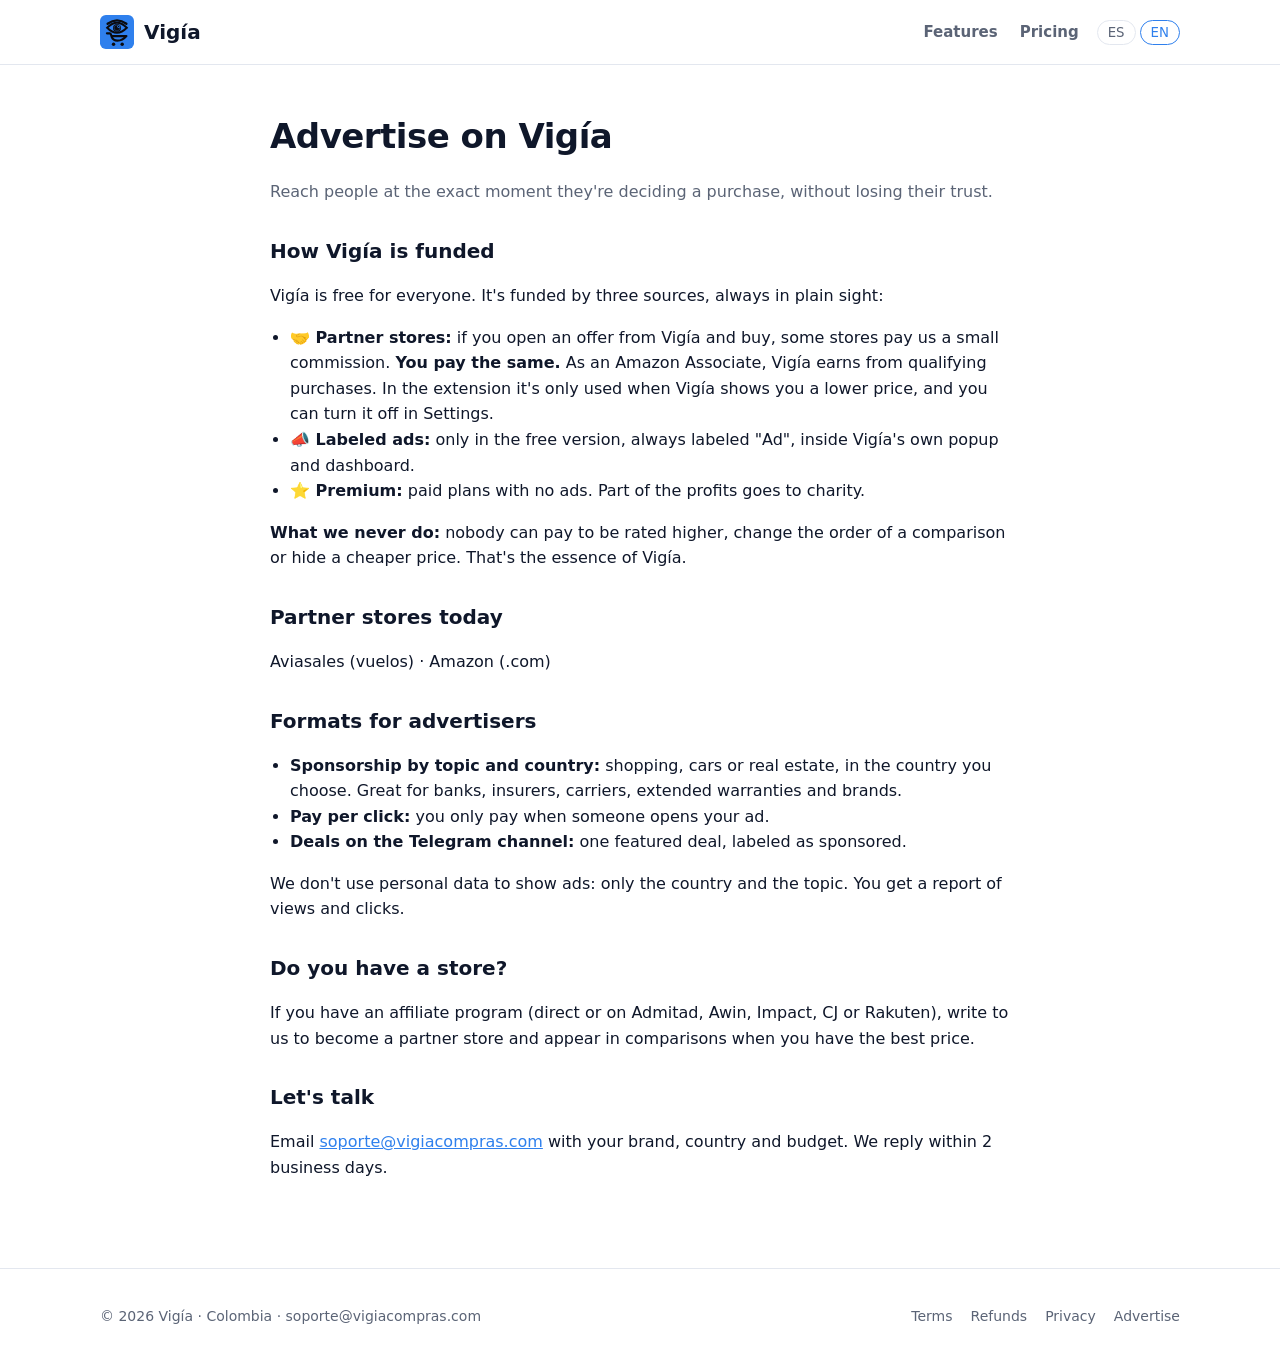
<file: anunciate.html>
<!doctype html>
<html lang="es" data-lang="es">
<head>
<meta charset="utf-8">
<meta name="viewport" content="width=device-width, initial-scale=1">
<meta http-equiv="Content-Security-Policy" content="default-src 'self'; script-src 'self'; style-src 'self' 'unsafe-inline' https://fonts.googleapis.com; font-src https://fonts.gstatic.com; img-src 'self' data:; connect-src 'self'; frame-src 'self'; base-uri 'self'; form-action 'self'; object-src 'none'">
<meta name="referrer" content="strict-origin-when-cross-origin">
<title>Vigía — Anúnciate y tiendas aliadas</title>
<meta name="description" content="Anúnciate en Vigía con transparencia y conoce cómo se financia: tiendas aliadas, anuncios marcados y Premium. Nunca se paga por salir mejor calificado.">
<link rel="icon" href="favicon.png">
<link rel="stylesheet" href="https://fonts.googleapis.com/css2?family=Inter:wght@400;500;600;700;800&display=swap">
<link rel="stylesheet" href="estilo.css">
</head>
<body>
<header class="top"><div class="wrap"><a class="brand" href="./"><img src="logo.svg" alt="">Vigía</a>
<nav><a href="./#funciones"><span data-l="es">Funciones</span><span data-l="en">Features</span></a><a href="./#precios"><span data-l="es">Precios</span><span data-l="en">Pricing</span></a></nav>
<div class="langs"><button data-set="es" aria-pressed="true">ES</button><button data-set="en" aria-pressed="false">EN</button></div></div></header>
<main class="legal">
<article data-l="es">
<h1>Anúnciate en Vigía</h1>
<p class="muted">Llega a personas en el momento exacto en que están decidiendo una compra, sin perder su confianza.</p>
<h2>Cómo se financia Vigía</h2>
<p>Vigía es gratis para todos. Se mantiene con tres fuentes, siempre a la vista:</p>
<ul>
<li><b>🤝 Tiendas aliadas:</b> si abres una oferta desde Vigía y compras, algunas tiendas nos pagan una pequeña comisión. <b>Tú pagas lo mismo.</b> Como Afiliado de Amazon, Vigía obtiene ingresos por las compras adscritas que cumplen los requisitos aplicables. En la extensión solo se usa cuando Vigía te muestra un precio más bajo, y puedes apagarlo en Ajustes.</li>
<li><b>📣 Anuncios marcados:</b> solo en la versión gratis, siempre con la etiqueta «Anuncio», dentro de la ventanita y el panel de Vigía.</li>
<li><b>⭐ Premium:</b> planes pagos sin anuncios. Parte de las ganancias va a obras benéficas.</li>
</ul>
<p><b>Lo que nunca hacemos:</b> nadie puede pagar para salir mejor calificado, cambiar el orden de una comparación o esconder un precio más barato. Esa es la esencia de Vigía.</p>
<h2>Tiendas aliadas hoy</h2>
<p data-allies class="muted">Estamos sumando tiendas aliadas.</p>
<h2>Formatos para anunciantes</h2>
<ul>
<li><b>Patrocinio por tema y país:</b> compras, carros o inmuebles, en el país que elijas. Ideal para bancos, aseguradoras, operadores, garantías extendidas y marcas.</li>
<li><b>Pago por clic:</b> pagas solo cuando alguien abre tu anuncio.</li>
<li><b>Ofertas en el canal de Telegram:</b> una oferta destacada y marcada como patrocinada.</li>
</ul>
<p>No usamos datos personales para mostrar anuncios: solo el país y el tema. Te enviamos un informe de vistas y clics.</p>
<h2>¿Tienes una tienda?</h2>
<p>Si tienes programa de afiliados (directo o en Admitad, Awin, Impact, CJ o Rakuten), escríbenos para sumarte como tienda aliada y aparecer en las comparaciones cuando tengas el mejor precio.</p>
<h2>Hablemos</h2>
<p>Escríbenos a <a href="mailto:ventas@vigiacompras.com?subject=Quiero%20anunciarme%20en%20Vig%C3%ADa" class="mail">ventas@vigiacompras.com</a> con tu marca, país y presupuesto. Respondemos en menos de 2 días hábiles.</p>
</article>
<article data-l="en">
<h1>Advertise on Vigía</h1>
<p class="muted">Reach people at the exact moment they're deciding a purchase, without losing their trust.</p>
<h2>How Vigía is funded</h2>
<p>Vigía is free for everyone. It's funded by three sources, always in plain sight:</p>
<ul>
<li><b>🤝 Partner stores:</b> if you open an offer from Vigía and buy, some stores pay us a small commission. <b>You pay the same.</b> As an Amazon Associate, Vigía earns from qualifying purchases. In the extension it's only used when Vigía shows you a lower price, and you can turn it off in Settings.</li>
<li><b>📣 Labeled ads:</b> only in the free version, always labeled "Ad", inside Vigía's own popup and dashboard.</li>
<li><b>⭐ Premium:</b> paid plans with no ads. Part of the profits goes to charity.</li>
</ul>
<p><b>What we never do:</b> nobody can pay to be rated higher, change the order of a comparison or hide a cheaper price. That's the essence of Vigía.</p>
<h2>Partner stores today</h2>
<p data-allies class="muted">We're adding partner stores.</p>
<h2>Formats for advertisers</h2>
<ul>
<li><b>Sponsorship by topic and country:</b> shopping, cars or real estate, in the country you choose. Great for banks, insurers, carriers, extended warranties and brands.</li>
<li><b>Pay per click:</b> you only pay when someone opens your ad.</li>
<li><b>Deals on the Telegram channel:</b> one featured deal, labeled as sponsored.</li>
</ul>
<p>We don't use personal data to show ads: only the country and the topic. You get a report of views and clicks.</p>
<h2>Do you have a store?</h2>
<p>If you have an affiliate program (direct or on Admitad, Awin, Impact, CJ or Rakuten), write to us to become a partner store and appear in comparisons when you have the best price.</p>
<h2>Let's talk</h2>
<p>Email <a href="mailto:ventas@vigiacompras.com?subject=Advertising%20on%20Vig%C3%ADa" class="mail">ventas@vigiacompras.com</a> with your brand, country and budget. We reply within 2 business days.</p>
</article>
</main>
<footer><div class="wrap"><div>© 2026 Vigía · Colombia · <a href="mailto:soporte@vigiacompras.com" class="mail">soporte@vigiacompras.com</a></div>
<nav><a href="terminos.html"><span data-l="es">Términos</span><span data-l="en">Terms</span></a><a href="reembolsos.html"><span data-l="es">Reembolsos</span><span data-l="en">Refunds</span></a><a href="privacidad.html"><span data-l="es">Privacidad</span><span data-l="en">Privacy</span></a><a href="anunciate.html"><span data-l="es">Anúnciate</span><span data-l="en">Advertise</span></a></nav></div></footer>
<script src="ajustes.js"></script>
<script src="sitio.js"></script>
<script src="anunciate.js"></script>
</body>
</html>
</file>
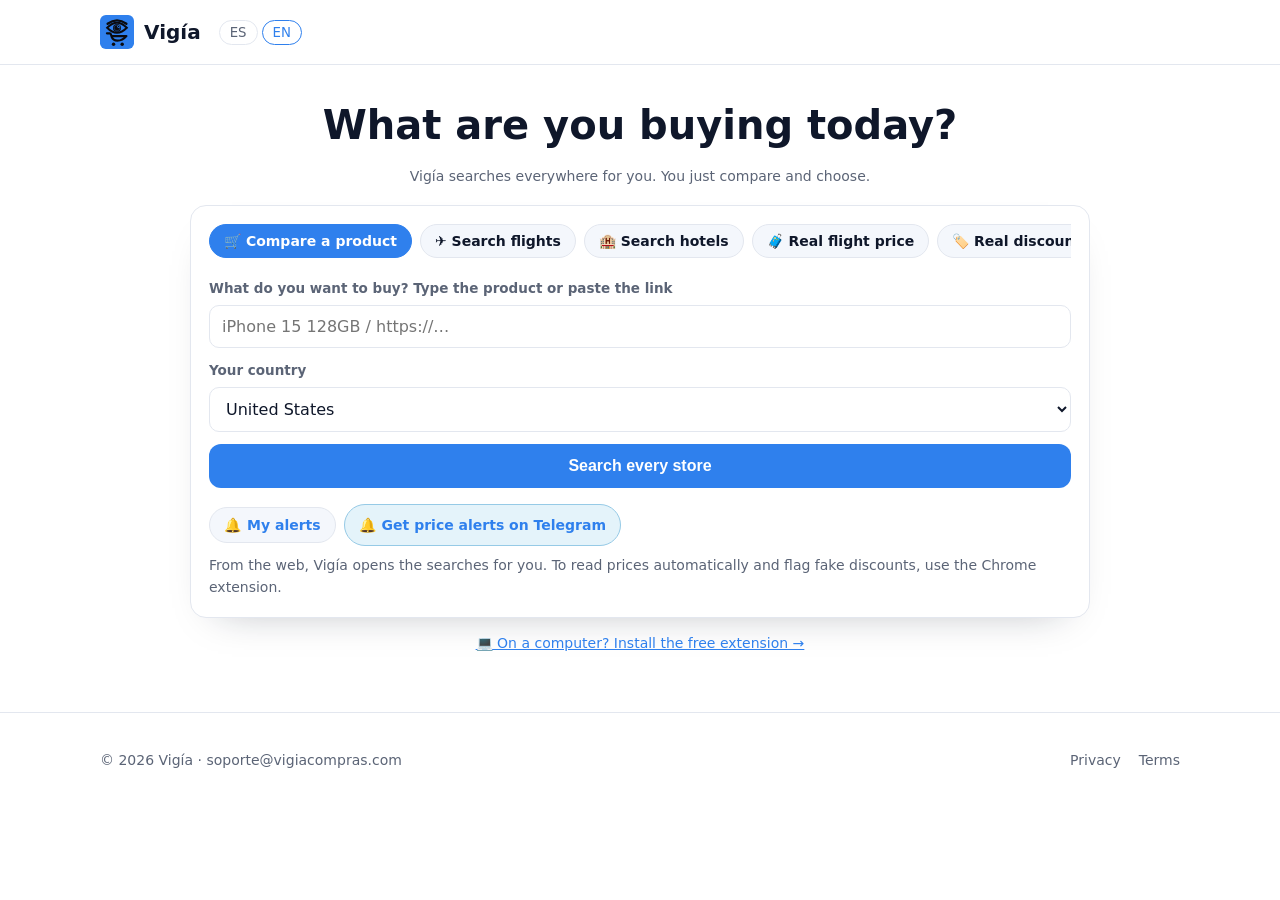
<file: app.html>
<!doctype html>
<html lang="es" data-lang="es">
<head>
<meta charset="utf-8">
<meta name="viewport" content="width=device-width, initial-scale=1, viewport-fit=cover">
<meta http-equiv="Content-Security-Policy" content="default-src 'self'; script-src 'self'; style-src 'self' 'unsafe-inline' https://fonts.googleapis.com; font-src https://fonts.gstatic.com; img-src 'self' data:; connect-src 'self' https://iawhorusinrnkxmnsnwi.supabase.co; frame-src 'self'; base-uri 'self'; form-action 'self'; object-src 'none'">
<title>Vigía — compara antes de pagar</title>
<meta name="description" content="Vigía en tu celular: compara un producto en todas las tiendas de tu país, busca vuelos y hoteles y calcula el precio real con maletas.">
<meta name="theme-color" content="#2F80ED">
<link rel="icon" href="favicon.png">
<link rel="apple-touch-icon" href="logo-512.png">
<link rel="manifest" href="manifest.webmanifest">
<meta name="apple-mobile-web-app-capable" content="yes">
<meta name="apple-mobile-web-app-title" content="Vigía">
<link rel="preconnect" href="https://fonts.googleapis.com">
<link rel="stylesheet" href="https://fonts.googleapis.com/css2?family=Inter:wght@400;500;600;700;800&display=swap">
<link rel="stylesheet" href="estilo.css">
</head>
<body class="appmode">
<header class="top">
  <div class="wrap">
    <a class="brand" href="./"><img src="logo.svg" alt="">Vigía</a>
    <div class="langs"><button data-set="es" aria-pressed="true">ES</button><button data-set="en" aria-pressed="false">EN</button></div>
  </div>
</header>
<main>
  <section class="block apphero">
    <div class="wrap">
      <h1><span data-l="es">¿Qué vas a comprar hoy?</span><span data-l="en">What are you buying today?</span></h1>
      <p class="hint"><span data-l="es">Vigía busca por ti en todas partes. Tú solo comparas y eliges.</span><span data-l="en">Vigía searches everywhere for you. You just compare and choose.</span></p>
      <div class="vtools" id="vtools"></div>
      <p class="hint" style="text-align:center;margin-top:14px"><a href="./#precios"><span data-l="es">💻 ¿En el computador? Instala la extensión gratis →</span><span data-l="en">💻 On a computer? Install the free extension →</span></a></p>
    </div>
  </section>
</main>
<footer>
  <div class="wrap">
    <div>© 2026 Vigía · <a href="mailto:soporte@vigiacompras.com" class="mail">soporte@vigiacompras.com</a></div>
    <nav><a href="privacidad.html"><span data-l="es">Privacidad</span><span data-l="en">Privacy</span></a><a href="terminos.html"><span data-l="es">Términos</span><span data-l="en">Terms</span></a></nav>
  </div>
</footer>
<script src="ajustes.js"></script>
<script src="vigia-tiendas.js"></script>
<script src="vigia-viajes.js"></script>
<script src="sitio.js"></script>
<script src="herramientas.js"></script>
</body>
</html>
</file>
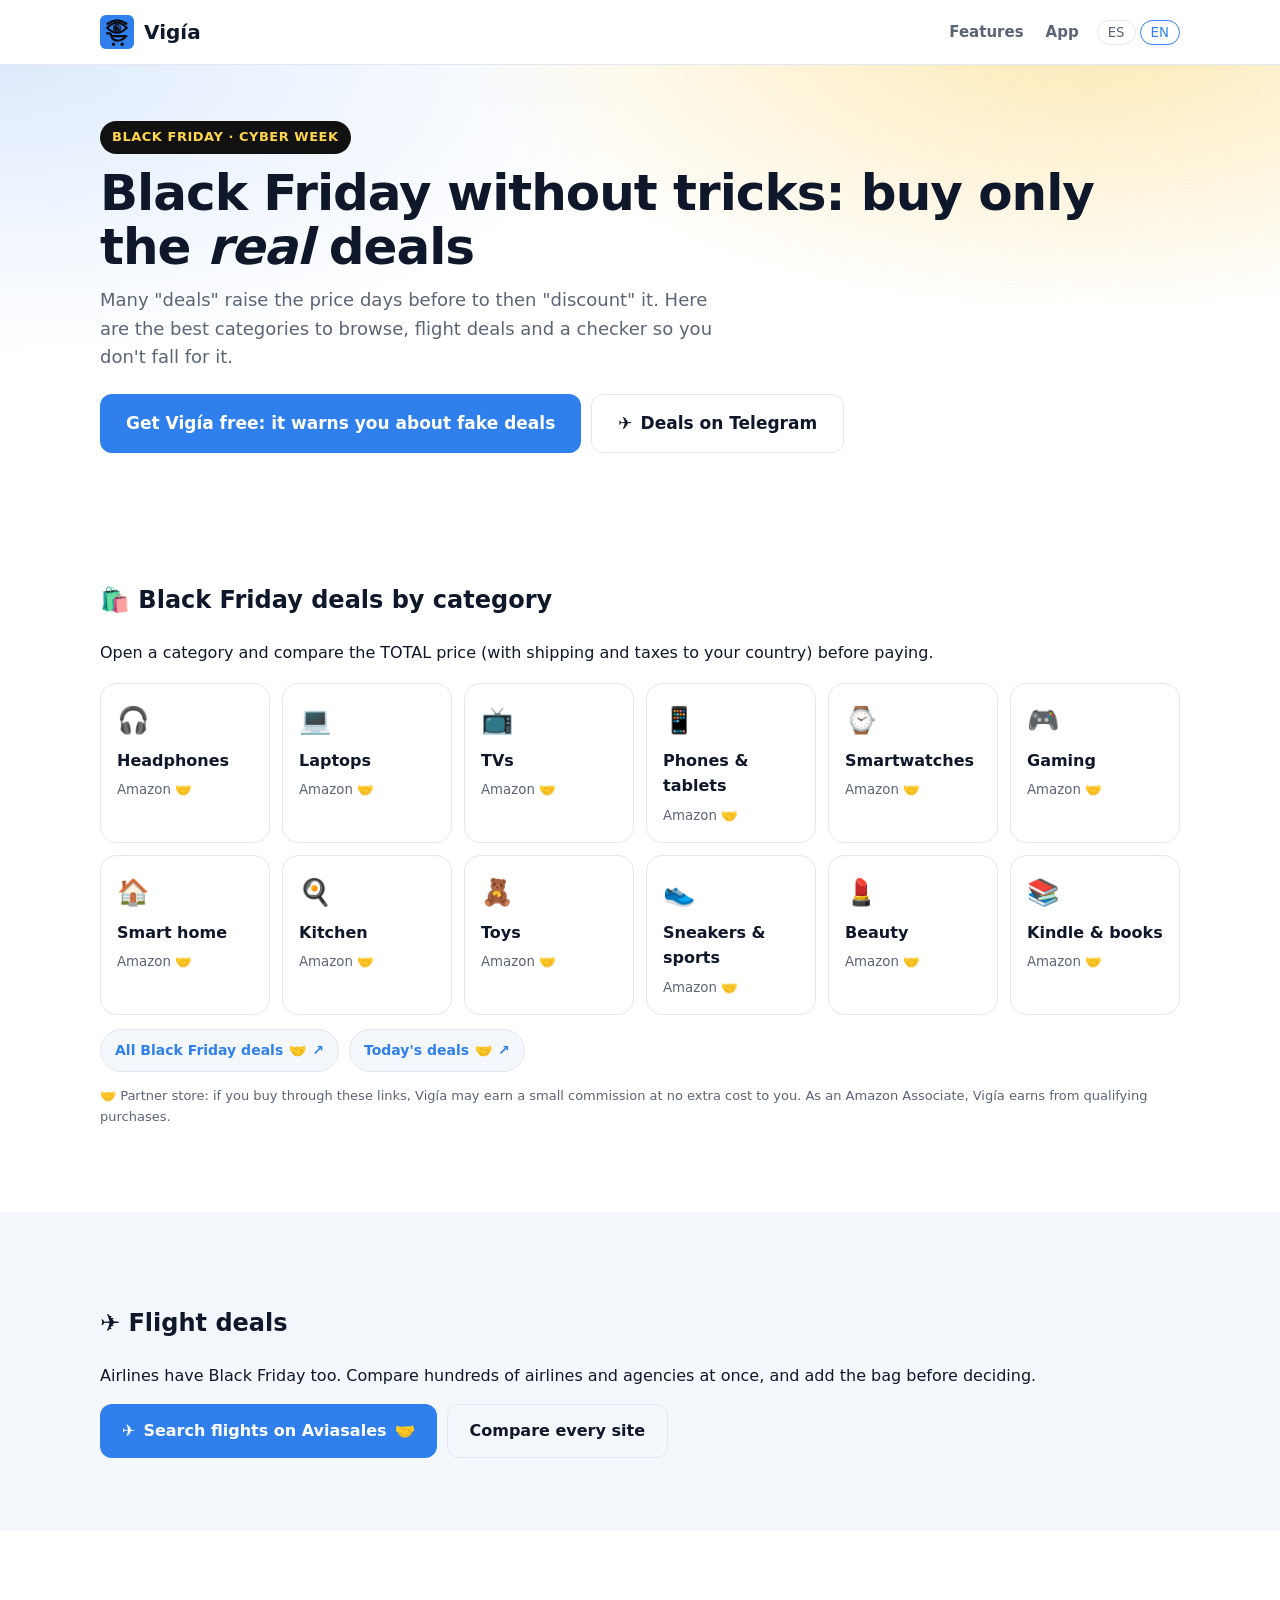
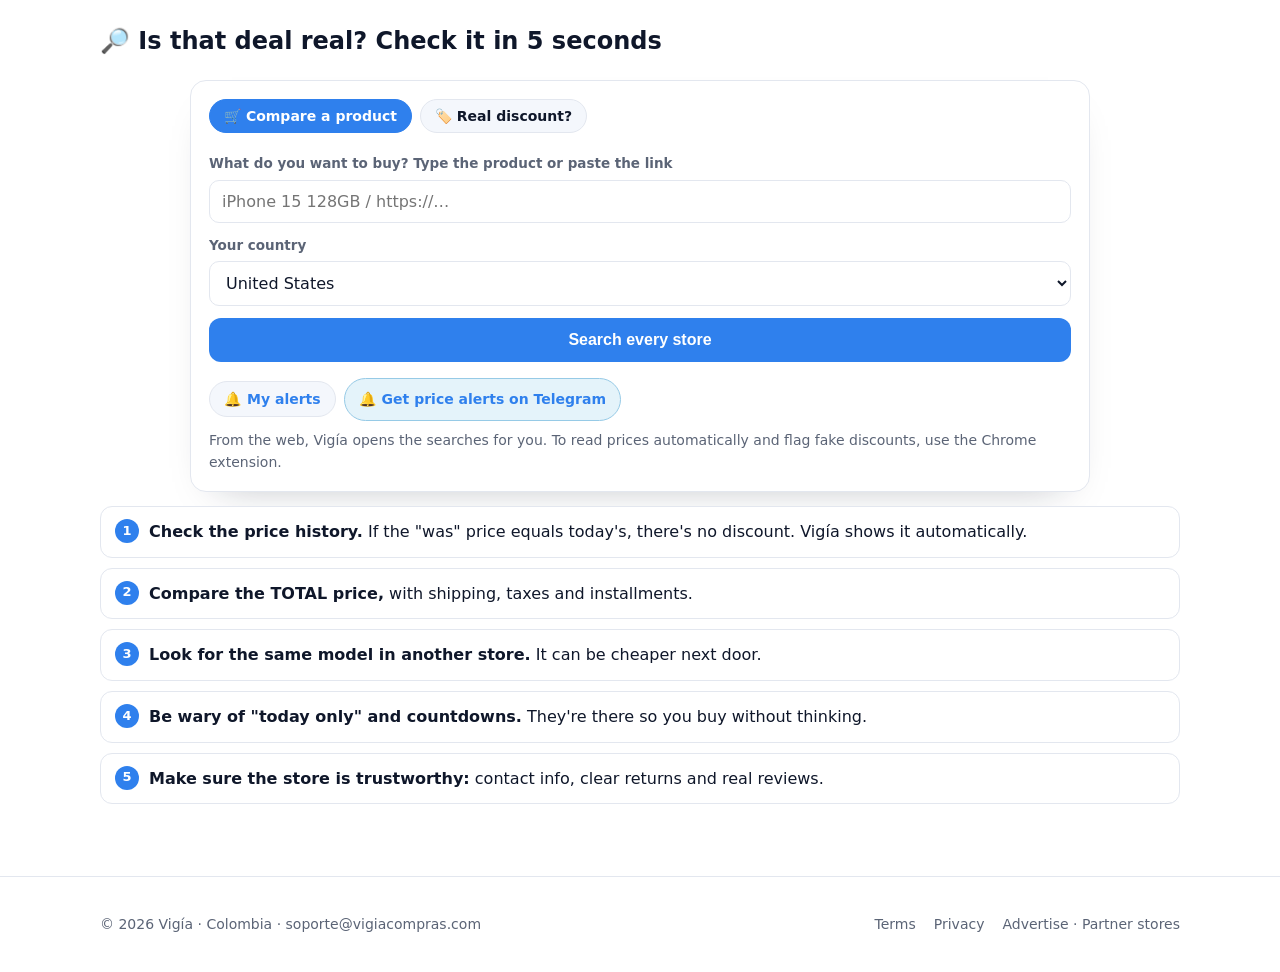
<file: blackfriday.html>
<!doctype html>
<html lang="es" data-lang="es">
<head>
<meta charset="utf-8">
<meta name="viewport" content="width=device-width, initial-scale=1">
<meta http-equiv="Content-Security-Policy" content="default-src 'self'; script-src 'self'; style-src 'self' 'unsafe-inline' https://fonts.googleapis.com; font-src https://fonts.gstatic.com; img-src 'self' data:; connect-src 'self' https://iawhorusinrnkxmnsnwi.supabase.co; frame-src 'self'; base-uri 'self'; form-action 'self'; object-src 'none'">
<meta name="referrer" content="strict-origin-when-cross-origin">
<title>Black Friday con Vigía — solo descuentos de verdad</title>
<meta name="description" content="Black Friday sin trampas: ofertas por categoría, vuelos en promoción y un verificador para saber si un descuento es real. Gratis.">
<meta property="og:title" content="Black Friday con Vigía — solo descuentos de verdad">
<meta property="og:description" content="Ofertas por categoría, vuelos en promoción y un verificador de descuentos falsos. Gratis.">
<meta property="og:image" content="https://vigiacompras.com/og-vigia.png">
<link rel="icon" href="favicon.png">
<link rel="stylesheet" href="https://fonts.googleapis.com/css2?family=Inter:wght@400;500;600;700;800&display=swap">
<link rel="stylesheet" href="estilo.css">
<style>
  .bf-hero { padding: 56px 0 36px; background: radial-gradient(900px 420px at 85% -10%, color-mix(in srgb, var(--gold) 30%, transparent), transparent 70%), radial-gradient(900px 420px at 0% 0%, color-mix(in srgb, var(--brand) 16%, transparent), transparent 70%); }
  .bf-hero h1 { font-size: clamp(32px, 5vw, 50px); line-height: 1.08; letter-spacing: -.02em; margin: 12px 0; }
  .bf-hero p { font-size: 18px; color: var(--muted); max-width: 640px; margin: 0 0 22px; }
  .bf-tag { display: inline-block; background: #111; color: #FFD54A; font-weight: 800; padding: 6px 12px; border-radius: 999px; font-size: 13px; letter-spacing: .04em; }
  .bf-cats { display: grid; grid-template-columns: repeat(auto-fill, minmax(170px, 1fr)); gap: 12px; margin-top: 18px; }
  .bf-cat { display: flex; flex-direction: column; gap: 6px; padding: 16px; border: 1px solid var(--line); border-radius: var(--r, 16px); background: var(--card); color: var(--ink); text-decoration: none; font-weight: 700; transition: border-color .15s, transform .15s; }
  .bf-cat:hover { border-color: var(--brand); transform: translateY(-2px); }
  .bf-cat small { color: var(--muted); font-weight: 500; }
  .bf-cat .ic { font-size: 26px; }
  .bf-row { display: flex; flex-wrap: wrap; gap: 10px; margin-top: 14px; }
  .bf-tips { counter-reset: t; list-style: none; padding: 0; margin: 14px 0 0; display: grid; gap: 10px; }
  .bf-tips li { counter-increment: t; background: var(--card); border: 1px solid var(--line); border-radius: 12px; padding: 12px 14px 12px 48px; position: relative; }
  .bf-tips li::before { content: counter(t); position: absolute; left: 14px; top: 12px; width: 24px; height: 24px; border-radius: 50%; background: var(--brand); color: #fff; font-weight: 800; display: grid; place-items: center; font-size: 13px; }
  .bf-note { font-size: 13px; color: var(--muted); margin-top: 14px; }
  @media (max-width: 640px) { .bf-hero { padding: 36px 0 24px; } }
</style>
</head>
<body>
<header class="top"><div class="wrap"><a class="brand" href="./"><img src="logo.svg" alt="">Vigía</a>
<nav><a href="./#funciones"><span data-l="es">Funciones</span><span data-l="en">Features</span></a><a href="app.html"><span data-l="es">App</span><span data-l="en">App</span></a></nav>
<div class="langs"><button data-set="es" aria-pressed="true">ES</button><button data-set="en" aria-pressed="false">EN</button></div></div></header>

<main>
<section class="bf-hero"><div class="wrap">
  <span class="bf-tag">BLACK FRIDAY · <span data-bf-when></span></span>
  <h1><span data-l="es">Black Friday sin trampas: compra solo los descuentos <em>de verdad</em></span><span data-l="en">Black Friday without tricks: buy only the <em>real</em> deals</span></h1>
  <p><span data-l="es">Muchas "ofertas" suben el precio días antes para luego "rebajarlo". Aquí tienes las mejores categorías para buscar, vuelos en promoción y un verificador para no caer.</span><span data-l="en">Many "deals" raise the price days before to then "discount" it. Here are the best categories to browse, flight deals and a checker so you don't fall for it.</span></p>
  <div class="bf-row">
    <a class="btn big store-link" href="./#precios"><span data-l="es">Instala Vigía gratis: te avisa si el descuento es falso</span><span data-l="en">Get Vigía free: it warns you about fake deals</span></a>
    <a class="btn ghost big" data-tg href="https://t.me/VigiaComprasBot" target="_blank" rel="noopener">✈️ <span data-l="es">Ofertas en Telegram</span><span data-l="en">Deals on Telegram</span></a>
  </div>
</div></section>

<section class="block"><div class="wrap">
  <h2><span data-l="es">🛍️ Ofertas de Black Friday por categoría</span><span data-l="en">🛍️ Black Friday deals by category</span></h2>
  <p class="muted"><span data-l="es">Abre la categoría y compara el precio TOTAL (con envío e impuestos a tu país) antes de pagar. Amazon envía a Colombia y a casi toda Latinoamérica.</span><span data-l="en">Open a category and compare the TOTAL price (with shipping and taxes to your country) before paying.</span></p>
  <div class="bf-cats" data-bf-cats></div>
  <div class="bf-row" data-bf-hubs></div>
  <p class="bf-note" data-bf-note></p>
</div></section>

<section class="block alt"><div class="wrap">
  <h2><span data-l="es">✈️ Vuelos en promoción</span><span data-l="en">✈️ Flight deals</span></h2>
  <p class="muted"><span data-l="es">Las aerolíneas también tienen Black Friday. Compara cientos de aerolíneas y agencias a la vez, y suma la maleta antes de decidir.</span><span data-l="en">Airlines have Black Friday too. Compare hundreds of airlines and agencies at once, and add the bag before deciding.</span></p>
  <div class="bf-row" data-bf-fly></div>
</div></section>

<section class="block"><div class="wrap">
  <h2><span data-l="es">🔎 ¿Ese descuento es real? Revísalo en 5 segundos</span><span data-l="en">🔎 Is that deal real? Check it in 5 seconds</span></h2>
  <div class="vtools" id="vtools" data-only="descuento,comparar"></div>
  <ol class="bf-tips">
    <li><span data-l="es"><b>Mira el historial de precio.</b> Si "antes" costaba lo mismo que hoy, no hay descuento. Vigía te lo muestra solo.</span><span data-l="en"><b>Check the price history.</b> If the "was" price equals today's, there's no discount. Vigía shows it automatically.</span></li>
    <li><span data-l="es"><b>Compara el precio TOTAL,</b> con envío, impuestos y cuotas. Lo barato puede salir caro.</span><span data-l="en"><b>Compare the TOTAL price,</b> with shipping, taxes and installments.</span></li>
    <li><span data-l="es"><b>Busca el mismo modelo en otra tienda.</b> El mismo producto puede estar más barato al lado.</span><span data-l="en"><b>Look for the same model in another store.</b> It can be cheaper next door.</span></li>
    <li><span data-l="es"><b>Desconfía del "solo por hoy" y los contadores.</b> Son para que compres sin pensar.</span><span data-l="en"><b>Be wary of "today only" and countdowns.</b> They're there so you buy without thinking.</span></li>
    <li><span data-l="es"><b>Revisa que la tienda sea confiable:</b> contacto, devoluciones claras y opiniones reales.</span><span data-l="en"><b>Make sure the store is trustworthy:</b> contact info, clear returns and real reviews.</span></li>
  </ol>
</div></section>
</main>

<footer><div class="wrap"><div>© 2026 Vigía · Colombia · <a href="mailto:soporte@vigiacompras.com" class="mail">soporte@vigiacompras.com</a></div>
<nav><a href="terminos.html"><span data-l="es">Términos</span><span data-l="en">Terms</span></a><a href="privacidad.html"><span data-l="es">Privacidad</span><span data-l="en">Privacy</span></a><a href="anunciate.html"><span data-l="es">Anúnciate · Tiendas aliadas</span><span data-l="en">Advertise · Partner stores</span></a></nav></div></footer>
<script src="ajustes.js"></script>
<script src="vigia-tiendas.js"></script>
<script src="vigia-viajes.js"></script>
<script src="sitio.js"></script>
<script src="blackfriday.js"></script>
<script src="herramientas.js"></script>
</body>
</html>
</file>
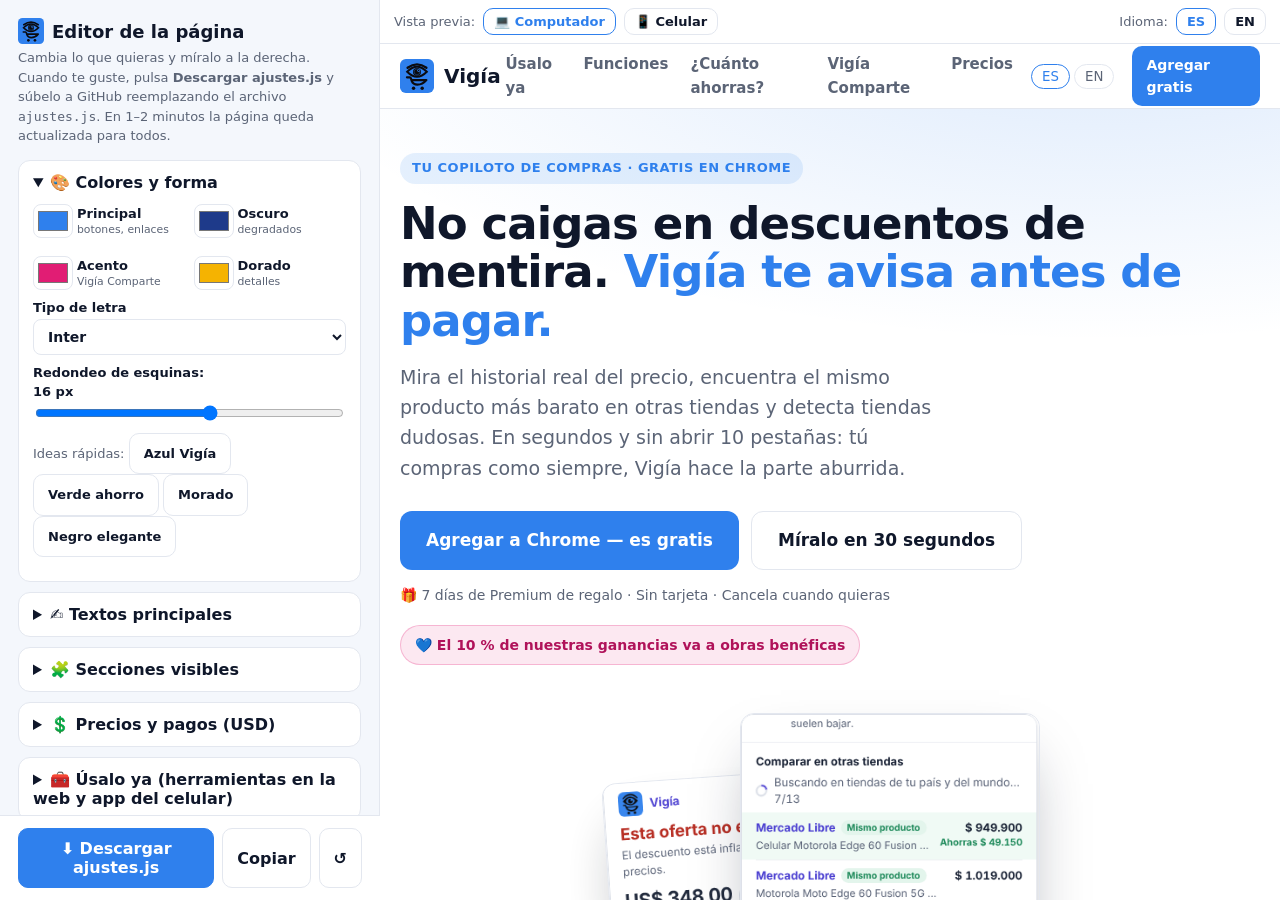
<file: editor.html>
<!doctype html>
<html lang="es">
<head>
<meta charset="utf-8">
<meta name="viewport" content="width=device-width, initial-scale=1">
<meta http-equiv="Content-Security-Policy" content="default-src 'self'; script-src 'self'; style-src 'self' 'unsafe-inline' https://fonts.googleapis.com; font-src https://fonts.gstatic.com; img-src 'self' data:; connect-src 'self'; frame-src 'self'; base-uri 'self'; form-action 'self'; object-src 'none'">
<meta name="referrer" content="strict-origin-when-cross-origin">
<meta name="robots" content="noindex">
<title>Editor de la página</title>
<link rel="icon" href="favicon.png">
<style>
  :root { --brand: #2F80ED; --ink: #0F172A; --muted: #5B6476; --line: #E3E7EF; --soft: #F4F7FC; --bg: #fff; }
  @media (prefers-color-scheme: dark) { :root { --ink: #E8ECF4; --muted: #9AA4B8; --line: #263043; --soft: #131B2B; --bg: #0B1120; } }
  * { box-sizing: border-box; }
  body { margin: 0; font-family: system-ui, -apple-system, 'Segoe UI', sans-serif; color: var(--ink); background: var(--bg); }
  .app { display: grid; grid-template-columns: 380px 1fr; height: 100vh; }
  aside { border-right: 1px solid var(--line); overflow-y: auto; padding: 18px 18px 100px; background: var(--soft); }
  h1 { font-size: 18px; margin: 0 0 4px; display: flex; gap: 8px; align-items: center; }
  h1 img { width: 26px; }
  .hint { color: var(--muted); font-size: 13px; margin: 0 0 14px; line-height: 1.5; }
  details { background: var(--bg); border: 1px solid var(--line); border-radius: 12px; padding: 10px 14px; margin-bottom: 10px; }
  summary { font-weight: 700; cursor: pointer; padding: 2px 0; }
  label { display: grid; gap: 4px; font-size: 13px; font-weight: 600; margin-top: 10px; }
  label small { color: var(--muted); font-weight: 400; }
  input[type=text], input[type=url], input[type=number], select, textarea { font: inherit; font-size: 14px; padding: 8px 10px; border: 1px solid var(--line); border-radius: 8px; background: var(--bg); color: var(--ink); width: 100%; }
  textarea { min-height: 54px; resize: vertical; }
  .colors { display: grid; grid-template-columns: 1fr 1fr; gap: 8px; }
  .colors label { grid-template-columns: 40px 1fr; align-items: center; }
  input[type=color] { width: 40px; height: 34px; border: 1px solid var(--line); border-radius: 8px; padding: 2px; background: var(--bg); }
  .checks label { grid-template-columns: auto 1fr; align-items: center; font-weight: 500; margin-top: 6px; }
  .prices { display: grid; grid-template-columns: 1fr 80px 80px; gap: 6px; align-items: center; font-size: 13px; margin-top: 8px; }
  .prices b { font-weight: 600; }
  .bar { position: fixed; bottom: 0; left: 0; width: 380px; padding: 12px 18px; background: var(--bg); border-top: 1px solid var(--line); display: flex; gap: 8px; }
  button { font: inherit; font-weight: 700; padding: 10px 14px; border-radius: 10px; border: 1px solid var(--line); background: var(--bg); color: var(--ink); cursor: pointer; }
  button.main { background: var(--brand); color: #fff; border-color: var(--brand); flex: 1; }
  .preview { display: grid; grid-template-rows: auto 1fr; }
  .ptop { display: flex; gap: 8px; align-items: center; padding: 8px 14px; border-bottom: 1px solid var(--line); font-size: 13px; color: var(--muted); }
  .ptop button { padding: 5px 10px; font-size: 13px; }
  .ptop button[aria-pressed="true"] { border-color: var(--brand); color: var(--brand); }
  .frame { display: grid; place-items: start center; overflow: auto; background: repeating-conic-gradient(var(--soft) 0 25%, var(--bg) 0 50%) 0 0/20px 20px; }
  iframe { border: 0; width: 100%; height: 100%; background: #fff; transition: width .2s; }
  .ok { position: fixed; bottom: 70px; left: 18px; width: 344px; background: #12A150; color: #fff; padding: 10px 12px; border-radius: 10px; font-size: 13px; display: none; }
  @media (max-width: 860px) { .app { grid-template-columns: 1fr; height: auto; } .preview { height: 80vh; } .bar, .ok { width: 100%; } }
</style>
</head>
<body>
<div class="app">
  <aside>
    <h1><img src="logo.svg" alt="">Editor de la página</h1>
    <p class="hint">Cambia lo que quieras y míralo a la derecha. Cuando te guste, pulsa <b>Descargar ajustes.js</b> y súbelo a GitHub reemplazando el archivo <code>ajustes.js</code>. En 1–2 minutos la página queda actualizada para todos.</p>

    <details open><summary>🎨 Colores y forma</summary>
      <div class="colors">
        <label><input type="color" id="c_marca"><span>Principal<br><small>botones, enlaces</small></span></label>
        <label><input type="color" id="c_marcaOscuro"><span>Oscuro<br><small>degradados</small></span></label>
        <label><input type="color" id="c_acento"><span>Acento<br><small>Vigía Comparte</small></span></label>
        <label><input type="color" id="c_dorado"><span>Dorado<br><small>detalles</small></span></label>
      </div>
      <label>Tipo de letra <select id="fuente"><option>Inter</option><option>Poppins</option><option>Montserrat</option><option>Nunito</option><option>DM Sans</option><option>Plus Jakarta Sans</option><option>Outfit</option></select></label>
      <label>Redondeo de esquinas: <span id="esqv"></span> <input type="range" id="esquinas" min="0" max="28"></label>
      <p class="hint" style="margin-top:10px">Ideas rápidas:
        <button type="button" data-pal="#2F80ED,#1E3A8A,#E11D74,#F5B301">Azul Vigía</button>
        <button type="button" data-pal="#0E9F6E,#065F46,#F59E0B,#F5B301">Verde ahorro</button>
        <button type="button" data-pal="#7C3AED,#3B0764,#EC4899,#F5B301">Morado</button>
        <button type="button" data-pal="#111827,#000000,#F97316,#F5B301">Negro elegante</button>
      </p>
    </details>

    <details><summary>✍️ Textos principales</summary>
      <p class="hint">Vacío = texto de fábrica. Lo que pongas entre *asteriscos* sale en el color principal.</p>
      <label>Título (español) <textarea id="titulo_es" placeholder="¿Ese descuento es real? *Vigía te lo dice antes de pagar.*"></textarea></label>
      <label>Título (inglés) <textarea id="titulo_en" placeholder="Is that deal real? *Vigía tells you before you pay.*"></textarea></label>
      <label>Subtítulo (español) <textarea id="subtitulo_es"></textarea></label>
      <label>Subtítulo (inglés) <textarea id="subtitulo_en"></textarea></label>
      <label>Firma de la carta <input type="text" id="firma"></label>
    </details>

    <details><summary>🧩 Secciones visibles</summary>
      <div class="checks" id="secs"></div>
    </details>

    <details><summary>💲 Precios y pagos (USD)</summary>
      <p class="hint">Cada visitante ve el precio de su país, igual que en la extensión. Elige la región para ver o cambiar sus precios y sus enlaces de pago de Polar.</p>
      <label>Región <select id="reg"><option value="alto">Alto (EE. UU., Europa, Golfo…)</option><option value="medio" selected>Medio (Colombia, México… y el resto)</option><option value="bajo">Bajo (India, Centroamérica…)</option></select></label>
      <div class="prices"><b>Plan</b><b>Mensual</b><b>Anual</b><div id="prs" style="display:contents"></div></div>
      <div class="checks" style="margin-top:12px"><label><input type="checkbox" id="compra_on"> Mostrar «o cómpralo ya →» (pago directo en Polar)</label></div>
      <details style="margin-top:10px"><summary style="font-weight:600">Enlaces de pago de Polar (región elegida)</summary><div id="lks"></div></details>
      <details style="margin-top:10px"><summary style="font-weight:600">Países de cada región</summary>
        <label>Región alta <small>Códigos de 2 letras separados por coma</small><textarea id="reg_alto"></textarea></label>
        <label>Región baja <small>Los países que no estén en ninguna lista pagan «medio»</small><textarea id="reg_bajo"></textarea></label>
      </details>
    </details>

    <details><summary>🧰 Úsalo ya (herramientas en la web y app del celular)</summary>
      <p class="hint">Elige qué herramientas aparecen en la sección «Úsalo ya» y en la app del celular (app.html). Para ocultar toda la sección, usa «Secciones visibles».</p>
      <div id="tools" class="checks"></div>
    </details>

    <details><summary>🤝 Tiendas aliadas (ganancias)</summary>
      <p class="hint">Tus códigos de afiliado para la web y la app del celular. En los resultados salen con 🤝 y un aviso de transparencia; nunca cambian el orden. Vacío = el enlace va limpio.</p>
      <label>Travelpayouts / Aviasales (tu ID o marker) <input type="text" id="af_aviasales" placeholder="811762"></label>
      <label>Amazon Associates <small>una línea por país: <code>amazon.com | tuid-20</code></small><textarea id="af_amazon" rows="3" placeholder="amazon.com | vigiacompras-20"></textarea></label>
      <label>Otras tiendas (Admitad, Awin, Impact…) <small>una línea por tienda: <code>dominio | plantilla con {url}</code></small><textarea id="af_tiendas" rows="4" placeholder="falabella.com.co | https://ad.admitad.com/g/XXXX/?ulp={url}"></textarea></label>
      <label>Canal de ofertas en Telegram <input type="url" id="canalOfertas" placeholder="https://t.me/VigiaOfertas"></label>
      <label>Categorías de Black Friday <small>una por línea: <code>ícono | nombre | name (inglés) | búsqueda en Amazon</code>. Vacío = las de siempre</small><textarea id="af_bf" rows="5" placeholder="🎧 | Audífonos | Headphones | wireless headphones"></textarea></label>
      <label>Otras tiendas aliadas para mostrar en «Anúnciate» <small>una por línea (las que tienen código ya salen solas)</small><textarea id="af_aliadas" rows="3" placeholder="Mercado Libre"></textarea></label>
    </details>

    <details><summary>📱 Vigía en el celular</summary>
      <p class="hint">Si un enlace está vacío, el botón dice «Muy pronto». Cuando publiques la app, pega aquí su enlace.</p>
      <label>Bot de Telegram <input type="url" id="a_telegram" placeholder="https://t.me/VigiaComprasBot"></label>
      <label>App Android (Google Play) <input type="url" id="a_android" placeholder="https://play.google.com/store/apps/details?id=…"></label>
      <label>App iPhone (App Store) <input type="url" id="a_ios" placeholder="https://apps.apple.com/…"></label>
    </details>

    <details><summary>🔗 Enlaces y datos</summary>
      <label>% de ganancias para obras benéficas <input type="number" id="obrasBeneficasPct" min="0" max="100"></label>
      <label>Enlace en la Chrome Web Store <small>cuando Google la apruebe</small><input type="url" id="tiendaChrome" placeholder="https://chromewebstore.google.com/detail/…"></label>
      <label>Dirección de esta página <input type="url" id="sitio"></label>
      <label>Correo de soporte <input type="text" id="correo"></label>
      <label>Instagram <input type="url" id="r_instagram" placeholder="https://instagram.com/…"></label>
      <label>TikTok <input type="url" id="r_tiktok" placeholder="https://tiktok.com/@…"></label>
      <label>YouTube <input type="url" id="r_youtube" placeholder="https://youtube.com/@…"></label>
      <label>Facebook <input type="url" id="r_facebook" placeholder="https://facebook.com/…"></label>
      <label>Fecha de Black Friday <input type="text" id="blackFriday" placeholder="2026-11-27"></label>
    </details>
  </aside>

  <div class="preview">
    <div class="ptop">Vista previa:
      <button data-w="100%" aria-pressed="true">💻 Computador</button><button data-w="390px" aria-pressed="false">📱 Celular</button>
      <span style="margin-inline-start:auto">Idioma:</span><button data-lg="es" aria-pressed="true">ES</button><button data-lg="en" aria-pressed="false">EN</button>
    </div>
    <div class="frame"><iframe id="pv" src="index.html" title="Vista previa"></iframe></div>
  </div>
</div>
<div class="bar"><button class="main" id="dl">⬇ Descargar ajustes.js</button><button id="cp">Copiar</button><button id="rs" title="Volver a lo publicado">↺</button></div>
<div class="ok" id="ok"></div>

<script src="ajustes.js"></script>
<script src="editor.js"></script>
</body>
</html>
</file>
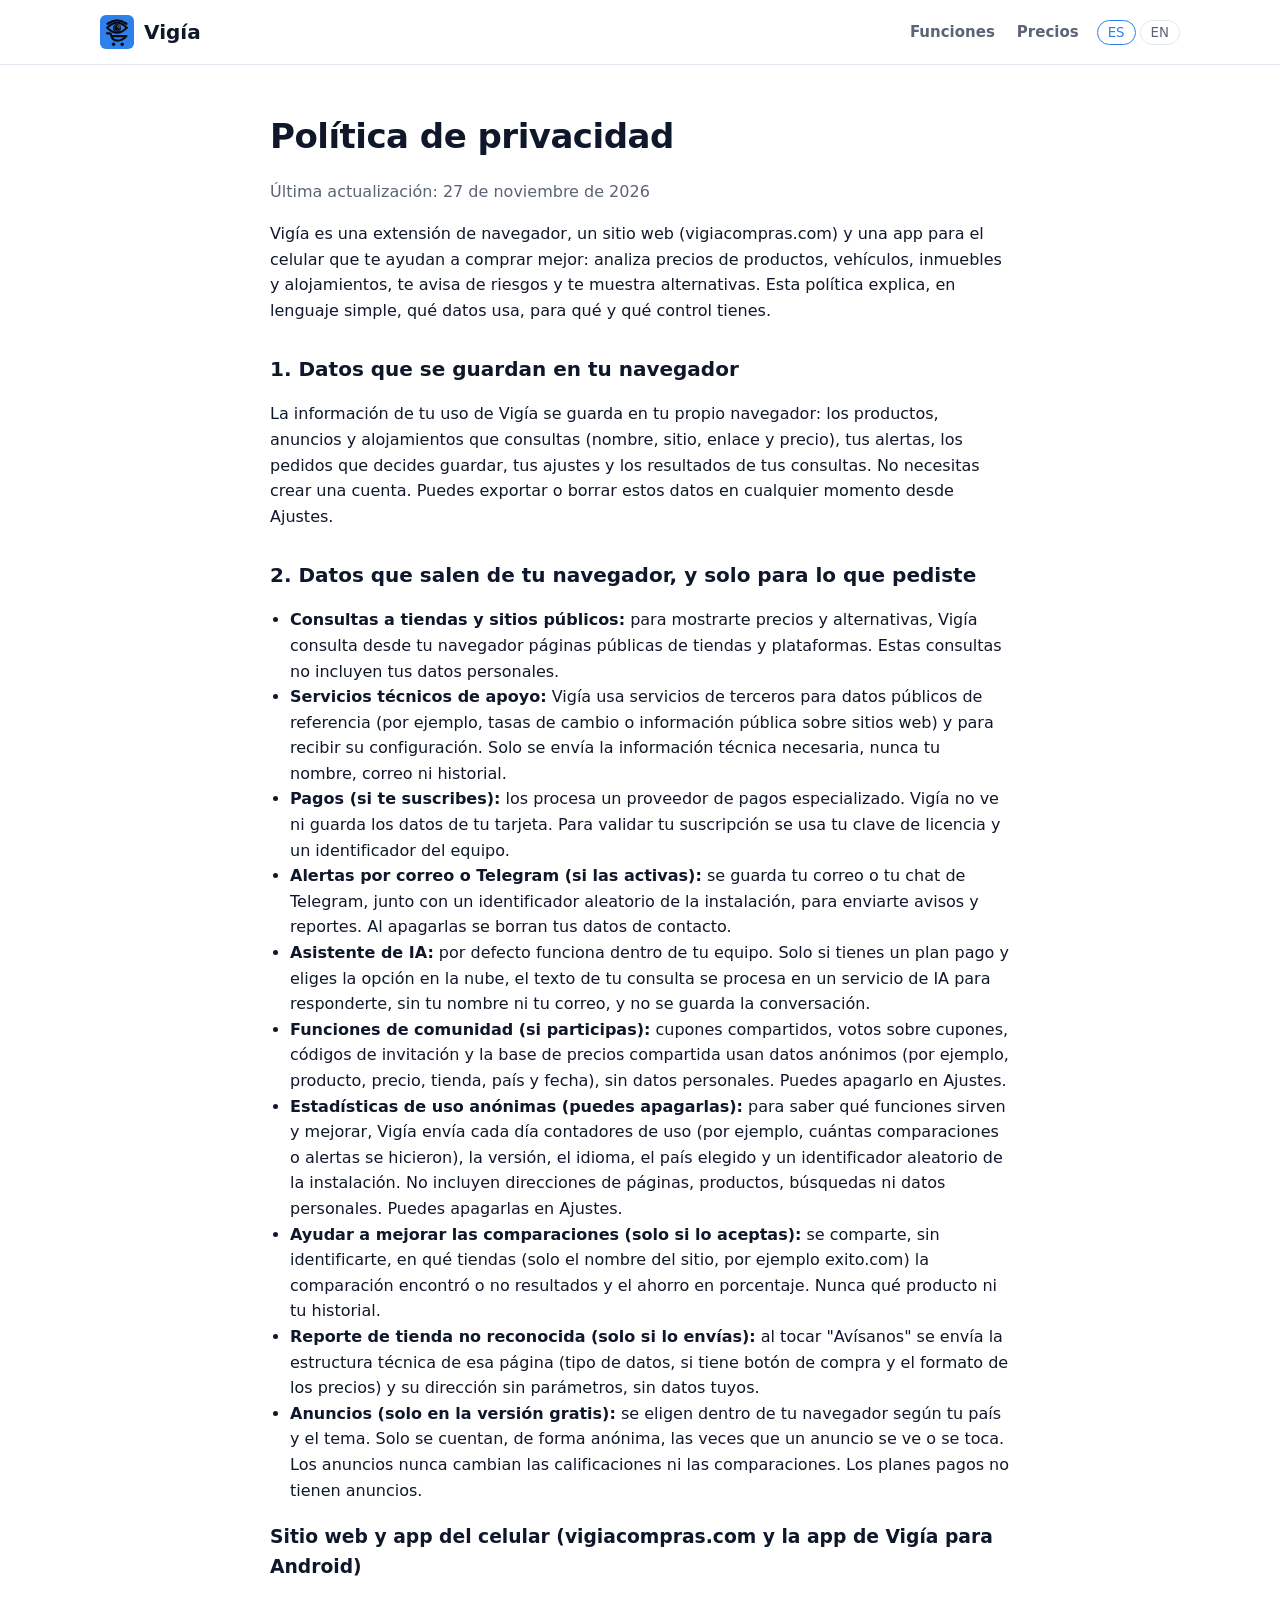
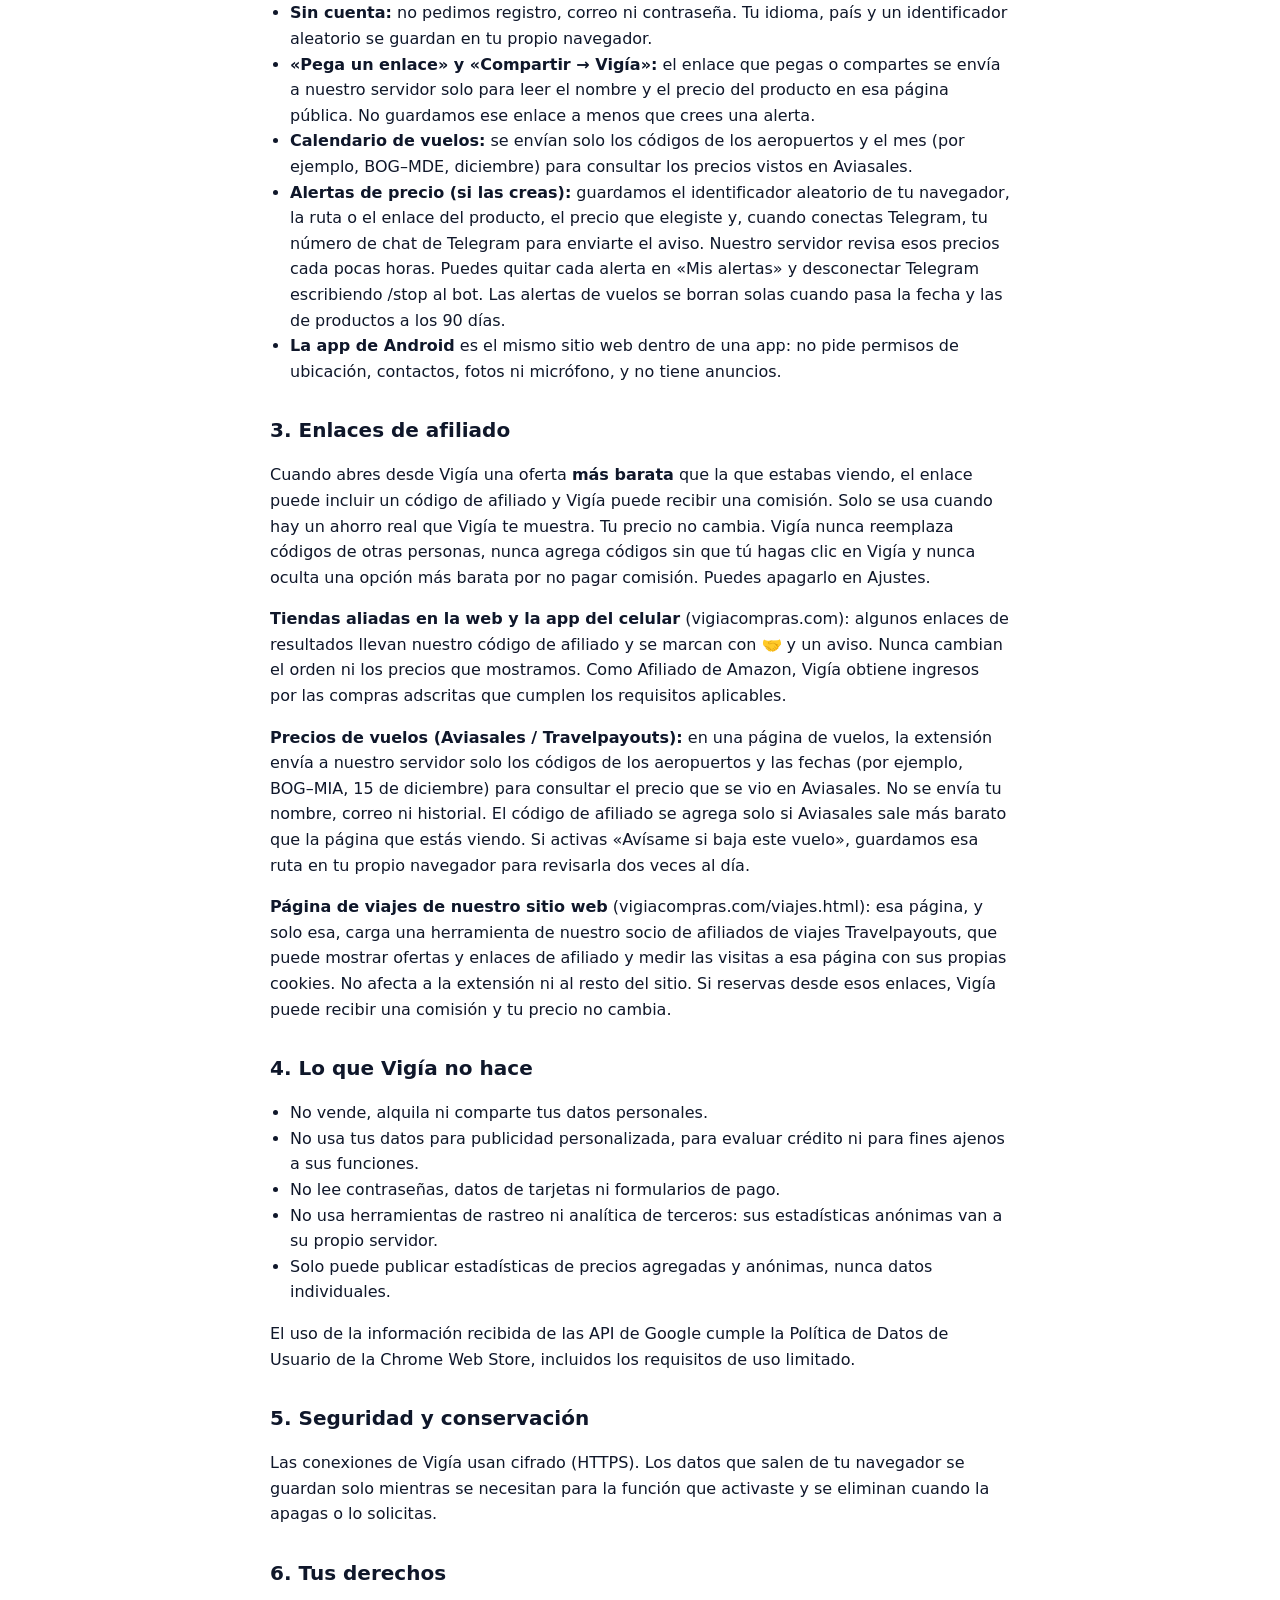
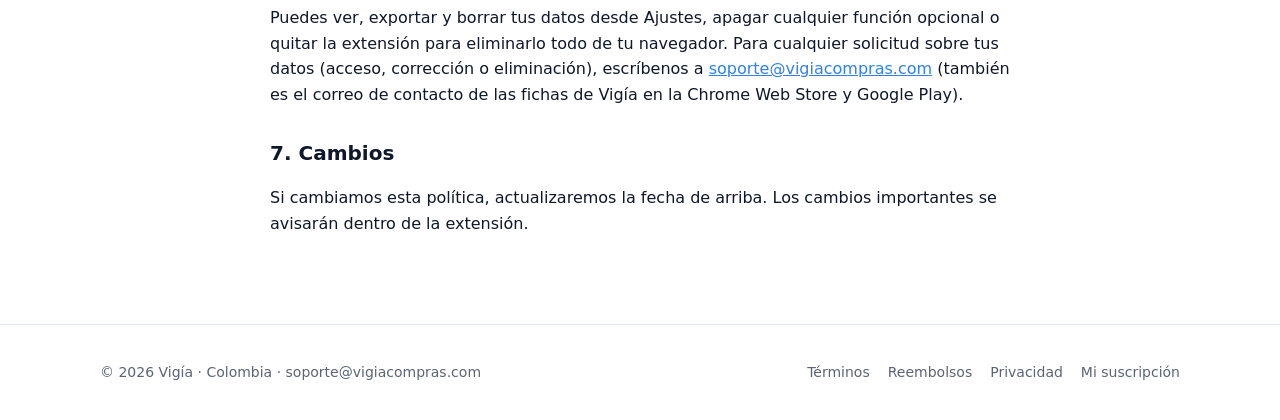
<file: privacidad.html>
<!doctype html>
<html lang="es" data-lang="es">
<head>
<meta charset="utf-8">
<meta name="viewport" content="width=device-width, initial-scale=1">
<meta http-equiv="Content-Security-Policy" content="default-src 'self'; script-src 'self'; style-src 'self' 'unsafe-inline' https://fonts.googleapis.com; font-src https://fonts.gstatic.com; img-src 'self' data:; connect-src 'self'; frame-src 'self'; base-uri 'self'; form-action 'self'; object-src 'none'">
<meta name="referrer" content="strict-origin-when-cross-origin">
<title>Vigía — Privacidad</title>
<link rel="icon" href="favicon.png">
<link rel="stylesheet" href="https://fonts.googleapis.com/css2?family=Inter:wght@400;500;600;700;800&display=swap">
<link rel="stylesheet" href="estilo.css">
</head>
<body>
<header class="top"><div class="wrap"><a class="brand" href="./"><img src="logo.svg" alt="">Vigía</a>
<nav><a href="./#funciones"><span data-l="es">Funciones</span><span data-l="en">Features</span></a><a href="./#precios"><span data-l="es">Precios</span><span data-l="en">Pricing</span></a></nav>
<div class="langs"><button data-set="es" aria-pressed="true">ES</button><button data-set="en" aria-pressed="false">EN</button></div></div></header>
<main class="legal">
<article data-l="es">

    <h1>Política de privacidad</h1>
    <p class="muted">Última actualización: 27 de noviembre de 2026</p>
    <p>Vigía es una extensión de navegador, un sitio web (vigiacompras.com) y una app para el celular que te ayudan a comprar mejor: analiza precios de productos, vehículos, inmuebles y alojamientos, te avisa de riesgos y te muestra alternativas. Esta política explica, en lenguaje simple, qué datos usa, para qué y qué control tienes.</p>

    <h2>1. Datos que se guardan en tu navegador</h2>
    <p>La información de tu uso de Vigía se guarda en tu propio navegador: los productos, anuncios y alojamientos que consultas (nombre, sitio, enlace y precio), tus alertas, los pedidos que decides guardar, tus ajustes y los resultados de tus consultas. No necesitas crear una cuenta. Puedes exportar o borrar estos datos en cualquier momento desde Ajustes.</p>

    <h2>2. Datos que salen de tu navegador, y solo para lo que pediste</h2>
    <ul>
      <li><b>Consultas a tiendas y sitios públicos:</b> para mostrarte precios y alternativas, Vigía consulta desde tu navegador páginas públicas de tiendas y plataformas. Estas consultas no incluyen tus datos personales.</li>
      <li><b>Servicios técnicos de apoyo:</b> Vigía usa servicios de terceros para datos públicos de referencia (por ejemplo, tasas de cambio o información pública sobre sitios web) y para recibir su configuración. Solo se envía la información técnica necesaria, nunca tu nombre, correo ni historial.</li>
      <li><b>Pagos (si te suscribes):</b> los procesa un proveedor de pagos especializado. Vigía no ve ni guarda los datos de tu tarjeta. Para validar tu suscripción se usa tu clave de licencia y un identificador del equipo.</li>
      <li><b>Alertas por correo o Telegram (si las activas):</b> se guarda tu correo o tu chat de Telegram, junto con un identificador aleatorio de la instalación, para enviarte avisos y reportes. Al apagarlas se borran tus datos de contacto.</li>
      <li><b>Asistente de IA:</b> por defecto funciona dentro de tu equipo. Solo si tienes un plan pago y eliges la opción en la nube, el texto de tu consulta se procesa en un servicio de IA para responderte, sin tu nombre ni tu correo, y no se guarda la conversación.</li>
      <li><b>Funciones de comunidad (si participas):</b> cupones compartidos, votos sobre cupones, códigos de invitación y la base de precios compartida usan datos anónimos (por ejemplo, producto, precio, tienda, país y fecha), sin datos personales. Puedes apagarlo en Ajustes.</li>
      <li><b>Estadísticas de uso anónimas (puedes apagarlas):</b> para saber qué funciones sirven y mejorar, Vigía envía cada día contadores de uso (por ejemplo, cuántas comparaciones o alertas se hicieron), la versión, el idioma, el país elegido y un identificador aleatorio de la instalación. No incluyen direcciones de páginas, productos, búsquedas ni datos personales. Puedes apagarlas en Ajustes.</li>
      <li><b>Ayudar a mejorar las comparaciones (solo si lo aceptas):</b> se comparte, sin identificarte, en qué tiendas (solo el nombre del sitio, por ejemplo exito.com) la comparación encontró o no resultados y el ahorro en porcentaje. Nunca qué producto ni tu historial.</li>
      <li><b>Reporte de tienda no reconocida (solo si lo envías):</b> al tocar "Avísanos" se envía la estructura técnica de esa página (tipo de datos, si tiene botón de compra y el formato de los precios) y su dirección sin parámetros, sin datos tuyos.</li>
      <li><b>Anuncios (solo en la versión gratis):</b> se eligen dentro de tu navegador según tu país y el tema. Solo se cuentan, de forma anónima, las veces que un anuncio se ve o se toca. Los anuncios nunca cambian las calificaciones ni las comparaciones. Los planes pagos no tienen anuncios.</li>
    </ul>
    <h3>Sitio web y app del celular (vigiacompras.com y la app de Vigía para Android)</h3>
    <ul>
      <li><b>Sin cuenta:</b> no pedimos registro, correo ni contraseña. Tu idioma, país y un identificador aleatorio se guardan en tu propio navegador.</li>
      <li><b>«Pega un enlace» y «Compartir → Vigía»:</b> el enlace que pegas o compartes se envía a nuestro servidor solo para leer el nombre y el precio del producto en esa página pública. No guardamos ese enlace a menos que crees una alerta.</li>
      <li><b>Calendario de vuelos:</b> se envían solo los códigos de los aeropuertos y el mes (por ejemplo, BOG–MDE, diciembre) para consultar los precios vistos en Aviasales.</li>
      <li><b>Alertas de precio (si las creas):</b> guardamos el identificador aleatorio de tu navegador, la ruta o el enlace del producto, el precio que elegiste y, cuando conectas Telegram, tu número de chat de Telegram para enviarte el aviso. Nuestro servidor revisa esos precios cada pocas horas. Puedes quitar cada alerta en «Mis alertas» y desconectar Telegram escribiendo /stop al bot. Las alertas de vuelos se borran solas cuando pasa la fecha y las de productos a los 90 días.</li>
      <li><b>La app de Android</b> es el mismo sitio web dentro de una app: no pide permisos de ubicación, contactos, fotos ni micrófono, y no tiene anuncios.</li>
    </ul>

    <h2>3. Enlaces de afiliado</h2>
    <p>Cuando abres desde Vigía una oferta <b>más barata</b> que la que estabas viendo, el enlace puede incluir un código de afiliado y Vigía puede recibir una comisión. Solo se usa cuando hay un ahorro real que Vigía te muestra. Tu precio no cambia. Vigía nunca reemplaza códigos de otras personas, nunca agrega códigos sin que tú hagas clic en Vigía y nunca oculta una opción más barata por no pagar comisión. Puedes apagarlo en Ajustes.</p>
    <p><b>Tiendas aliadas en la web y la app del celular</b> (vigiacompras.com): algunos enlaces de resultados llevan nuestro código de afiliado y se marcan con 🤝 y un aviso. Nunca cambian el orden ni los precios que mostramos. Como Afiliado de Amazon, Vigía obtiene ingresos por las compras adscritas que cumplen los requisitos aplicables.</p>
    <p><b>Precios de vuelos (Aviasales / Travelpayouts):</b> en una página de vuelos, la extensión envía a nuestro servidor solo los códigos de los aeropuertos y las fechas (por ejemplo, BOG–MIA, 15 de diciembre) para consultar el precio que se vio en Aviasales. No se envía tu nombre, correo ni historial. El código de afiliado se agrega solo si Aviasales sale más barato que la página que estás viendo. Si activas «Avísame si baja este vuelo», guardamos esa ruta en tu propio navegador para revisarla dos veces al día.</p>
    <p><b>Página de viajes de nuestro sitio web</b> (vigiacompras.com/viajes.html): esa página, y solo esa, carga una herramienta de nuestro socio de afiliados de viajes Travelpayouts, que puede mostrar ofertas y enlaces de afiliado y medir las visitas a esa página con sus propias cookies. No afecta a la extensión ni al resto del sitio. Si reservas desde esos enlaces, Vigía puede recibir una comisión y tu precio no cambia.</p>

    <h2>4. Lo que Vigía no hace</h2>
    <ul>
      <li>No vende, alquila ni comparte tus datos personales.</li>
      <li>No usa tus datos para publicidad personalizada, para evaluar crédito ni para fines ajenos a sus funciones.</li>
      <li>No lee contraseñas, datos de tarjetas ni formularios de pago.</li>
      <li>No usa herramientas de rastreo ni analítica de terceros: sus estadísticas anónimas van a su propio servidor.</li>
      <li>Solo puede publicar estadísticas de precios agregadas y anónimas, nunca datos individuales.</li>
    </ul>
    <p>El uso de la información recibida de las API de Google cumple la Política de Datos de Usuario de la Chrome Web Store, incluidos los requisitos de uso limitado.</p>

    <h2>5. Seguridad y conservación</h2>
    <p>Las conexiones de Vigía usan cifrado (HTTPS). Los datos que salen de tu navegador se guardan solo mientras se necesitan para la función que activaste y se eliminan cuando la apagas o lo solicitas.</p>

    <h2>6. Tus derechos</h2>
    <p>Puedes ver, exportar y borrar tus datos desde Ajustes, apagar cualquier función opcional o quitar la extensión para eliminarlo todo de tu navegador. Para cualquier solicitud sobre tus datos (acceso, corrección o eliminación), escríbenos a <a href="mailto:soporte@vigiacompras.com">soporte@vigiacompras.com</a> (también es el correo de contacto de las fichas de Vigía en la Chrome Web Store y Google Play).</p>

    <h2>7. Cambios</h2>
    <p>Si cambiamos esta política, actualizaremos la fecha de arriba. Los cambios importantes se avisarán dentro de la extensión.</p>
  
</article>
<article data-l="en">

    <h1>Privacy policy</h1>
    <p class="muted">Last updated: November 27, 2026</p>
    <p>Vigía is a browser extension, a website (vigiacompras.com) and a phone app that help you buy better: it analyzes prices of products, vehicles, homes and stays, warns you about risks and shows you alternatives. This policy explains, in plain language, what data it uses, why, and what control you have.</p>
    <h2>1. Data stored in your browser</h2>
    <p>Information about your use of Vigía is stored in your own browser: the products, listings and stays you look at (name, site, link and price), your alerts, the orders you choose to save, your settings and the results of your lookups. No account is needed. You can export or delete this data at any time in Settings.</p>
    <h2>2. Data that leaves your browser, only for what you asked</h2>
    <ul>
      <li><b>Lookups on public stores and sites:</b> to show you prices and alternatives, Vigía looks up public pages of stores and platforms from your browser. These lookups contain no personal data.</li>
      <li><b>Technical support services:</b> Vigía uses third-party services for public reference data (for example exchange rates or public information about websites) and to receive its configuration. Only the technical information needed is sent, never your name, email or history.</li>
      <li><b>Payments (if you subscribe):</b> handled by a specialized payment provider. Vigía never sees or stores your card details. Your license key and a device identifier are used to validate your subscription.</li>
      <li><b>Email or Telegram alerts (if you turn them on):</b> your email or Telegram chat is stored with a random installation identifier to send you alerts and reports. Turning them off deletes your contact details.</li>
      <li><b>AI assistant:</b> by default it runs on your device. Only if you have a paid plan and choose the cloud option is the text of your question processed by an AI service to answer you, without your name or email; the conversation is not kept.</li>
      <li><b>Community features (if you take part):</b> shared coupons, coupon votes, invite codes and the shared price base use anonymous data (for example product, price, store, country and date), with no personal data. You can turn this off in Settings.</li>
      <li><b>Anonymous usage statistics (you can turn them off):</b> to know which features help and improve them, Vigía sends daily usage counters (for example how many comparisons or alerts were made), the version, language, chosen country and a random installation identifier. They contain no page addresses, products, searches or personal data. You can turn them off in Settings.</li>
      <li><b>Help improve comparisons (only if you accept):</b> shares, without identifying you, on which stores (site name only, e.g. exito.com) comparisons did or didn't find results and the saving as a percentage. Never which product or your history.</li>
      <li><b>Unrecognized store report (only if you send it):</b> tapping "Tell us" sends that page's technical structure (data type, whether it has a buy button and the price format) and its address without parameters, with no data about you.</li>
      <li><b>Ads (free version only):</b> chosen inside your browser based on your country and topic. Only anonymous counts of views and taps are kept. Ads never change ratings or comparisons. Paid plans have no ads.</li>
    </ul>
    <h3>Website and phone app (vigiacompras.com and the Vigía Android app)</h3>
    <ul>
      <li><b>No account:</b> no sign-up, email or password. Your language, country and a random identifier are stored in your own browser.</li>
      <li><b>“Paste a link” and “Share → Vigía”:</b> the link you paste or share is sent to our server only to read the product's name and price on that public page. We don't keep that link unless you create an alert.</li>
      <li><b>Flight calendar:</b> only the airport codes and the month (for example, BOG–MDE, December) are sent to look up the prices seen on Aviasales.</li>
      <li><b>Price alerts (if you create them):</b> we store your browser's random identifier, the route or product link, the price you chose and, when you connect Telegram, your Telegram chat number to send you the alert. Our server checks those prices every few hours. You can remove each alert in “My alerts” and disconnect Telegram by sending /stop to the bot. Flight alerts are deleted automatically after the date and product alerts after 90 days.</li>
      <li><b>The Android app</b> is the same website inside an app: it does not ask for location, contacts, photos or microphone permissions, and it has no ads.</li>
    </ul>
    <h2>3. Affiliate links</h2>
    <p>When you open from Vigía an offer that is <b>cheaper</b> than the one you were viewing, the link may include an affiliate code and Vigía may earn a commission. It is only used when there is a real saving that Vigía shows you. Your price does not change. Vigía never replaces other people's codes, never adds codes unless you click in Vigía, and never hides a cheaper option because it pays no commission. You can turn this off in Settings.</p>
    <p><b>Partner stores on the website and phone app</b> (vigiacompras.com): some result links carry our affiliate code and are marked with 🤝 and a notice. They never change the order or the prices we show. As an Amazon Associate, Vigía earns from qualifying purchases.</p>
    <p><b>Flight prices (Aviasales / Travelpayouts):</b> on a flight page, the extension sends our server only the airport codes and dates (for example, BOG–MIA, December 15) to check the price seen on Aviasales. Your name, email or history are not sent. The affiliate code is added only if Aviasales is cheaper than the page you are viewing. If you turn on "Alert me if this flight drops", that route is saved in your own browser and checked twice a day.</p>
    <p><b>Travel page of our website</b> (vigiacompras.com/viajes.html): that page, and only that page, loads a tool from our travel affiliate partner Travelpayouts, which may show offers and affiliate links and measure visits to that page with its own cookies. It does not affect the extension or the rest of the site. If you book through those links, Vigía may earn a commission and your price does not change.</p>
    <h2>4. What Vigía does not do</h2>
    <ul>
      <li>It does not sell, rent or share your personal data.</li>
      <li>It does not use your data for personalized advertising, credit decisions or purposes unrelated to its features.</li>
      <li>It does not read passwords, card details or payment forms.</li>
      <li>It does not use third-party tracking or analytics tools: its anonymous statistics go to its own server.</li>
      <li>It may only publish aggregated, anonymous price statistics, never individual data.</li>
    </ul>
    <p>The use of information received from Google APIs adheres to the Chrome Web Store User Data Policy, including the Limited Use requirements.</p>
    <h2>5. Security and retention</h2>
    <p>Vigía's connections are encrypted (HTTPS). Data that leaves your browser is kept only as long as needed for the feature you turned on and is deleted when you turn it off or ask us to.</p>
    <h2>6. Your rights</h2>
    <p>You can view, export and delete your data in Settings, turn off any optional feature, or remove the extension to erase everything from your browser. For any request about your data (access, correction or deletion), write to <a href="mailto:soporte@vigiacompras.com">soporte@vigiacompras.com</a> (also the contact email on Vigía's Chrome Web Store and Google Play pages).</p>
    <h2>7. Changes</h2>
    <p>If we change this policy, we will update the date above. Important changes will be announced inside the extension.</p>
  
</article>
</main>
<footer><div class="wrap"><div>© 2026 Vigía · Colombia · <a href="mailto:soporte@vigiacompras.com" class="mail">soporte@vigiacompras.com</a></div>
<nav><a href="terminos.html"><span data-l="es">Términos</span><span data-l="en">Terms</span></a><a href="reembolsos.html"><span data-l="es">Reembolsos</span><span data-l="en">Refunds</span></a><a href="privacidad.html"><span data-l="es">Privacidad</span><span data-l="en">Privacy</span></a><a href="https://polar.sh/vigia/portal"><span data-l="es">Mi suscripción</span><span data-l="en">My subscription</span></a></nav></div></footer>
<script src="ajustes.js"></script>
<script src="sitio.js"></script>
</body>
</html>
</file>
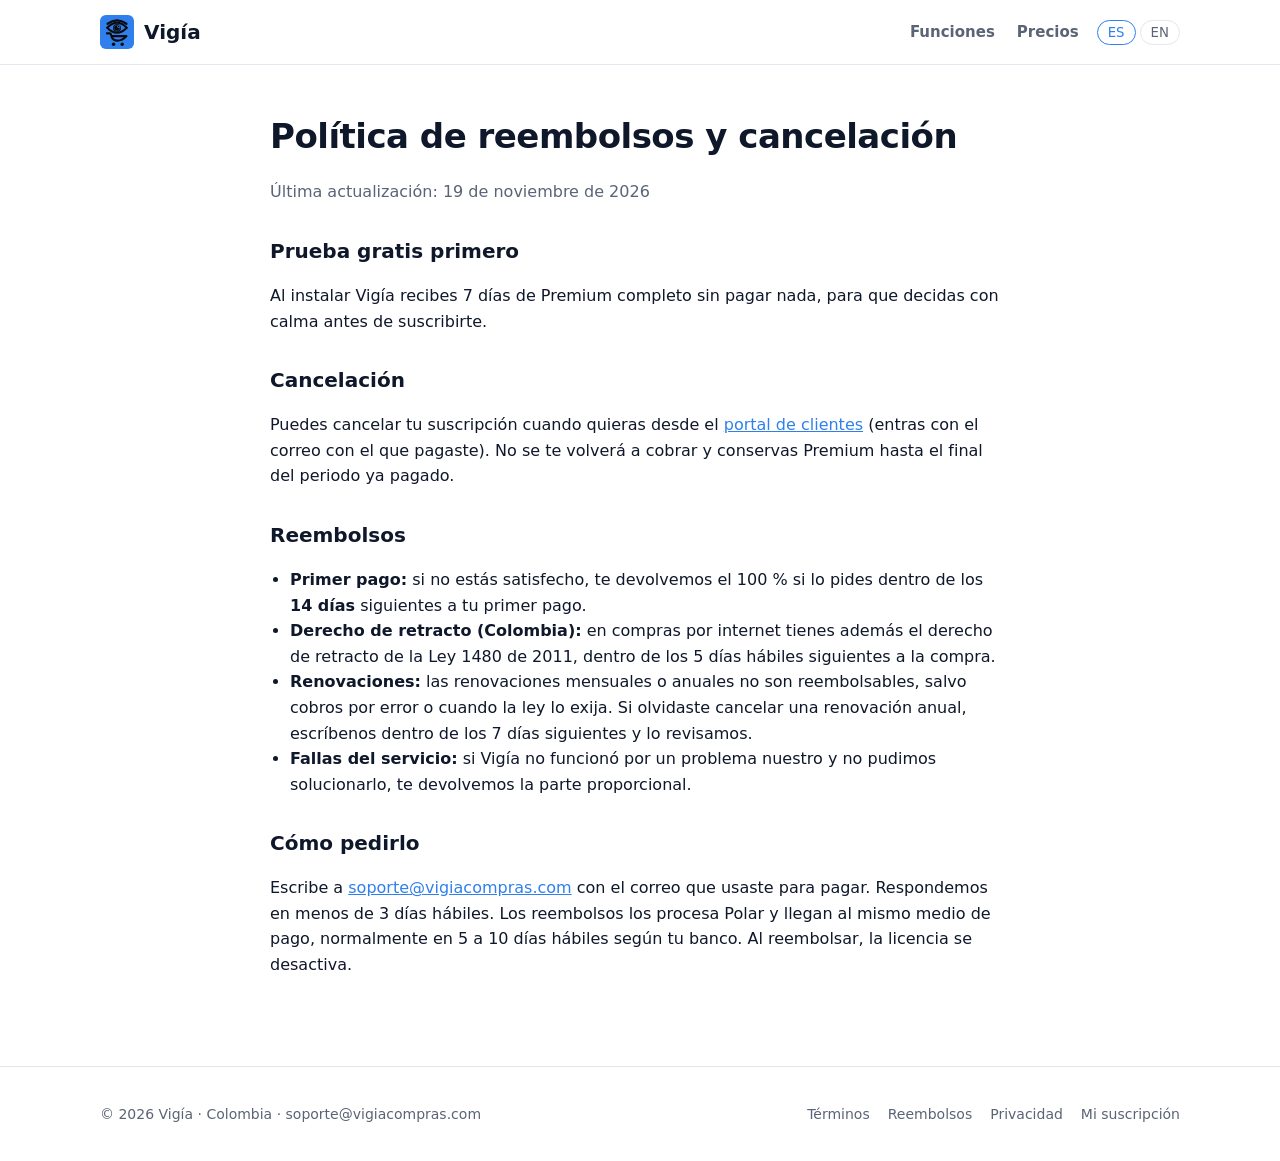
<file: reembolsos.html>
<!doctype html>
<html lang="es" data-lang="es">
<head>
<meta charset="utf-8">
<meta name="viewport" content="width=device-width, initial-scale=1">
<meta http-equiv="Content-Security-Policy" content="default-src 'self'; script-src 'self'; style-src 'self' 'unsafe-inline' https://fonts.googleapis.com; font-src https://fonts.gstatic.com; img-src 'self' data:; connect-src 'self'; frame-src 'self'; base-uri 'self'; form-action 'self'; object-src 'none'">
<meta name="referrer" content="strict-origin-when-cross-origin">
<title>Vigía — Reembolsos</title>
<link rel="icon" href="favicon.png">
<link rel="stylesheet" href="https://fonts.googleapis.com/css2?family=Inter:wght@400;500;600;700;800&display=swap">
<link rel="stylesheet" href="estilo.css">
</head>
<body>
<header class="top"><div class="wrap"><a class="brand" href="./"><img src="logo.svg" alt="">Vigía</a>
<nav><a href="./#funciones"><span data-l="es">Funciones</span><span data-l="en">Features</span></a><a href="./#precios"><span data-l="es">Precios</span><span data-l="en">Pricing</span></a></nav>
<div class="langs"><button data-set="es" aria-pressed="true">ES</button><button data-set="en" aria-pressed="false">EN</button></div></div></header>
<main class="legal">
<article data-l="es">
<h1>Política de reembolsos y cancelación</h1>
<p class="muted">Última actualización: 19 de noviembre de 2026</p>
<h2>Prueba gratis primero</h2>
<p>Al instalar Vigía recibes 7 días de Premium completo sin pagar nada, para que decidas con calma antes de suscribirte.</p>
<h2>Cancelación</h2>
<p>Puedes cancelar tu suscripción cuando quieras desde el <a href="https://polar.sh/vigia/portal">portal de clientes</a> (entras con el correo con el que pagaste). No se te volverá a cobrar y conservas Premium hasta el final del periodo ya pagado.</p>
<h2>Reembolsos</h2>
<ul><li><b>Primer pago:</b> si no estás satisfecho, te devolvemos el 100 % si lo pides dentro de los <b>14 días</b> siguientes a tu primer pago.</li>
<li><b>Derecho de retracto (Colombia):</b> en compras por internet tienes además el derecho de retracto de la Ley 1480 de 2011, dentro de los 5 días hábiles siguientes a la compra.</li>
<li><b>Renovaciones:</b> las renovaciones mensuales o anuales no son reembolsables, salvo cobros por error o cuando la ley lo exija. Si olvidaste cancelar una renovación anual, escríbenos dentro de los 7 días siguientes y lo revisamos.</li>
<li><b>Fallas del servicio:</b> si Vigía no funcionó por un problema nuestro y no pudimos solucionarlo, te devolvemos la parte proporcional.</li></ul>
<h2>Cómo pedirlo</h2>
<p>Escribe a <a href="mailto:soporte@vigiacompras.com" class="mail">soporte@vigiacompras.com</a> con el correo que usaste para pagar. Respondemos en menos de 3 días hábiles. Los reembolsos los procesa Polar y llegan al mismo medio de pago, normalmente en 5 a 10 días hábiles según tu banco. Al reembolsar, la licencia se desactiva.</p>
</article>
<article data-l="en">
<h1>Refund and cancellation policy</h1>
<p class="muted">Last updated: November 19, 2026</p>
<h2>Free trial first</h2>
<p>When you install Vigía you get 7 days of full Premium at no cost, so you can decide calmly before subscribing.</p>
<h2>Cancellation</h2>
<p>You can cancel anytime from the <a href="https://polar.sh/vigia/portal">customer portal</a> (sign in with the email you paid with). You won't be charged again and you keep Premium until the end of the period already paid.</p>
<h2>Refunds</h2>
<ul><li><b>First payment:</b> if you're not satisfied, we refund 100% if you ask within <b>14 days</b> of your first payment.</li>
<li><b>Right of withdrawal (Colombia):</b> for online purchases you also have the right of withdrawal under Law 1480 of 2011, within 5 business days of purchase.</li>
<li><b>Renewals:</b> monthly or yearly renewals are non-refundable, except for charges made in error or where required by law. If you forgot to cancel a yearly renewal, write to us within 7 days and we'll review it.</li>
<li><b>Service failures:</b> if Vigía didn't work because of a problem on our side that we couldn't fix, we refund the proportional amount.</li></ul>
<h2>How to request it</h2>
<p>Email <a href="mailto:soporte@vigiacompras.com" class="mail">soporte@vigiacompras.com</a> from the address you used to pay. We reply within 3 business days. Refunds are processed by Polar and return to the same payment method, usually within 5–10 business days depending on your bank. When refunded, the license is deactivated.</p>
</article>
</main>
<footer><div class="wrap"><div>© 2026 Vigía · Colombia · <a href="mailto:soporte@vigiacompras.com" class="mail">soporte@vigiacompras.com</a></div>
<nav><a href="terminos.html"><span data-l="es">Términos</span><span data-l="en">Terms</span></a><a href="reembolsos.html"><span data-l="es">Reembolsos</span><span data-l="en">Refunds</span></a><a href="privacidad.html"><span data-l="es">Privacidad</span><span data-l="en">Privacy</span></a><a href="https://polar.sh/vigia/portal"><span data-l="es">Mi suscripción</span><span data-l="en">My subscription</span></a></nav></div></footer>
<script src="ajustes.js"></script>
<script src="sitio.js"></script>
</body>
</html>
</file>
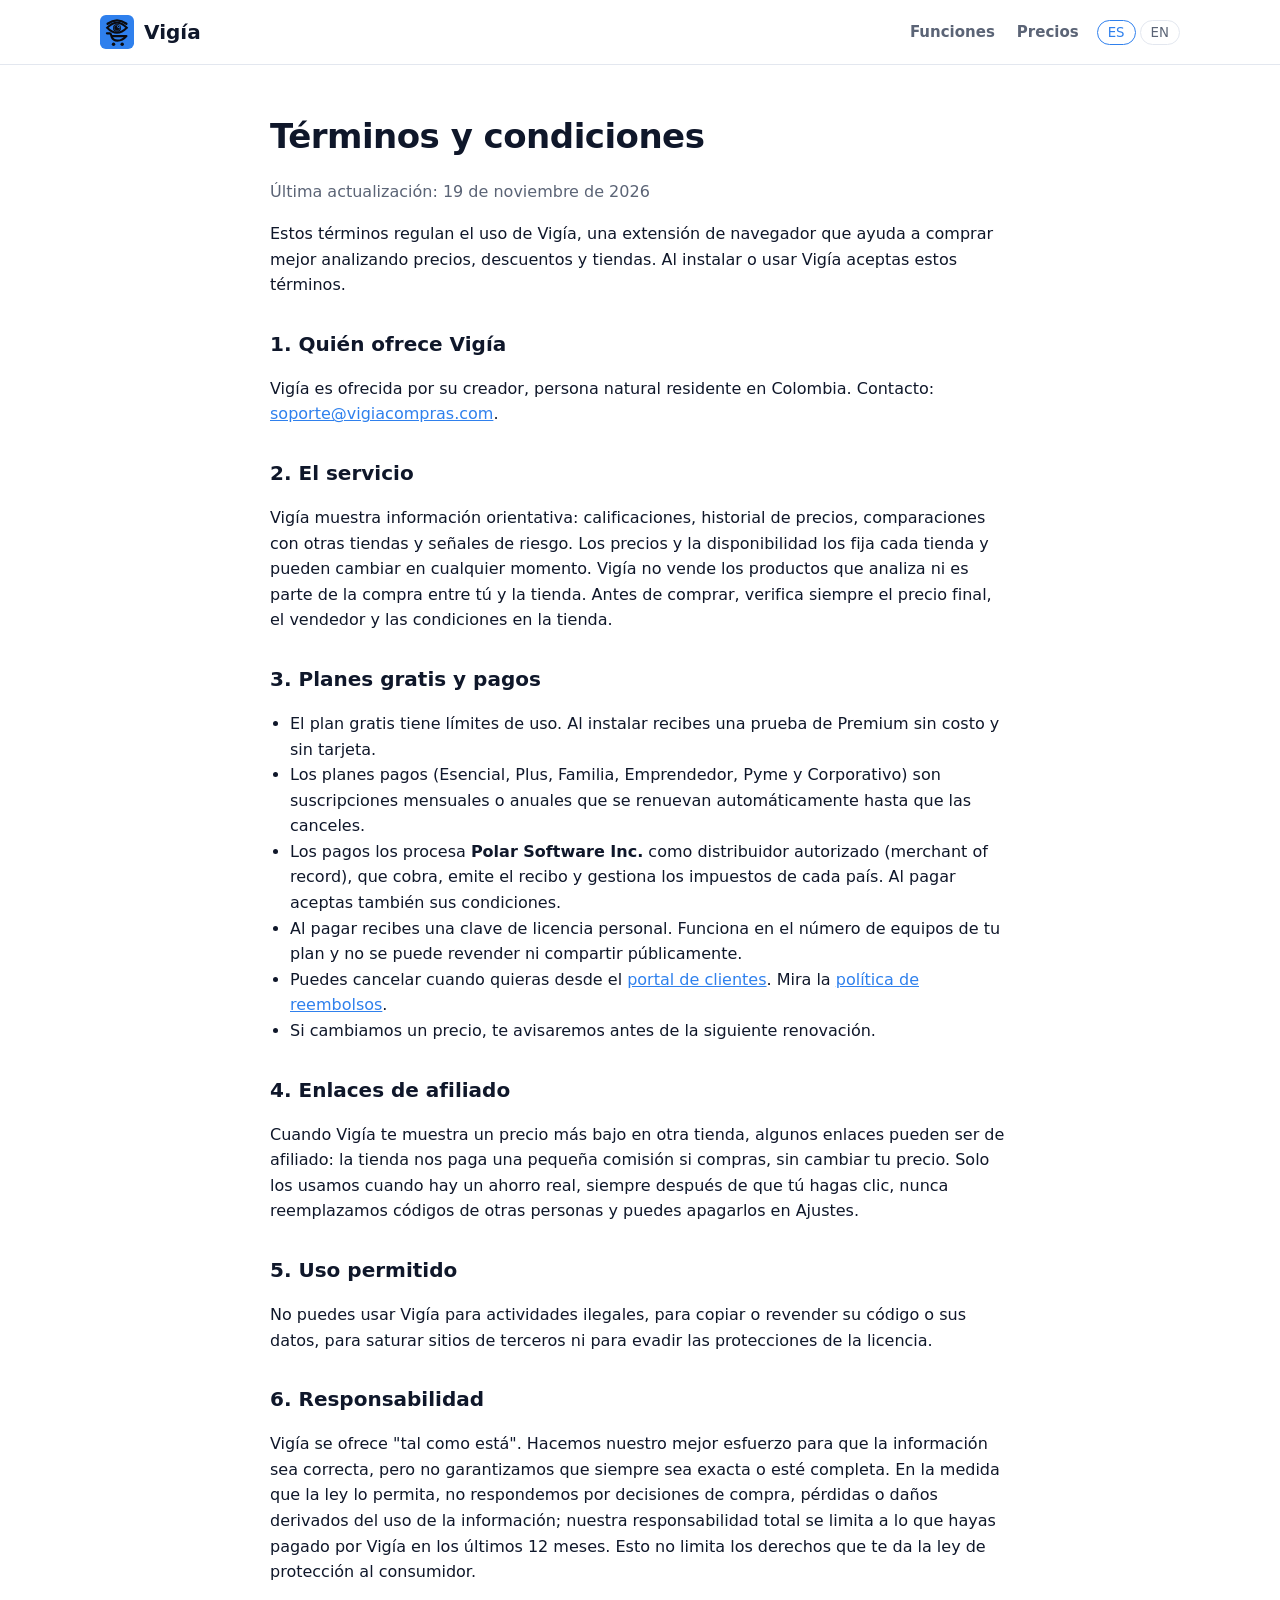
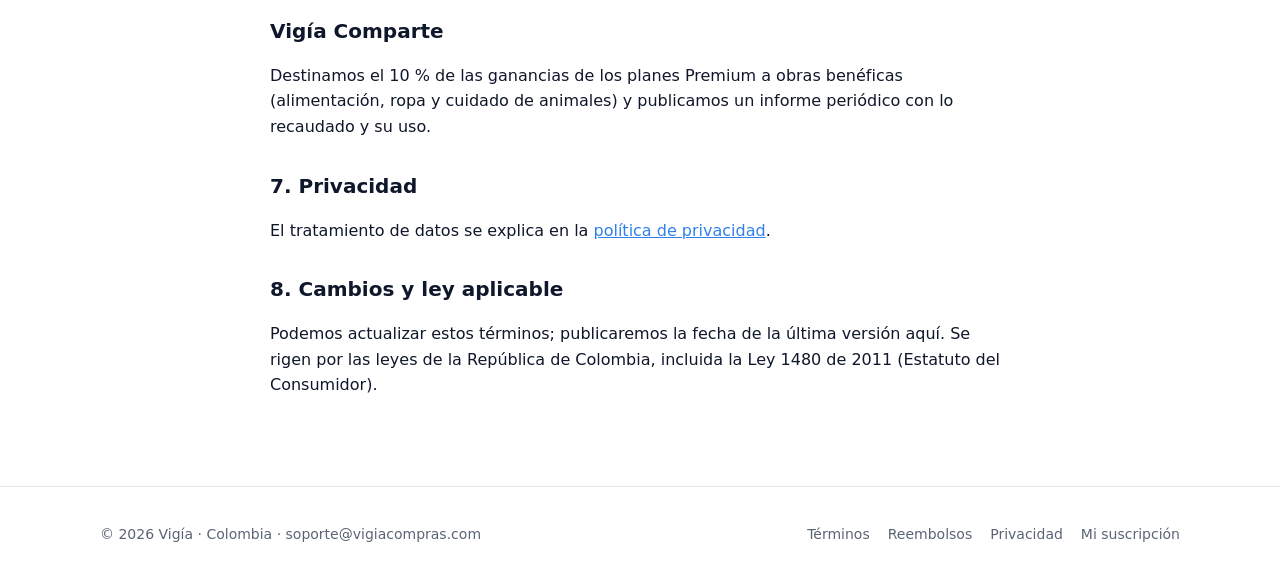
<file: terminos.html>
<!doctype html>
<html lang="es" data-lang="es">
<head>
<meta charset="utf-8">
<meta name="viewport" content="width=device-width, initial-scale=1">
<meta http-equiv="Content-Security-Policy" content="default-src 'self'; script-src 'self'; style-src 'self' 'unsafe-inline' https://fonts.googleapis.com; font-src https://fonts.gstatic.com; img-src 'self' data:; connect-src 'self'; frame-src 'self'; base-uri 'self'; form-action 'self'; object-src 'none'">
<meta name="referrer" content="strict-origin-when-cross-origin">
<title>Vigía — Términos</title>
<link rel="icon" href="favicon.png">
<link rel="stylesheet" href="https://fonts.googleapis.com/css2?family=Inter:wght@400;500;600;700;800&display=swap">
<link rel="stylesheet" href="estilo.css">
</head>
<body>
<header class="top"><div class="wrap"><a class="brand" href="./"><img src="logo.svg" alt="">Vigía</a>
<nav><a href="./#funciones"><span data-l="es">Funciones</span><span data-l="en">Features</span></a><a href="./#precios"><span data-l="es">Precios</span><span data-l="en">Pricing</span></a></nav>
<div class="langs"><button data-set="es" aria-pressed="true">ES</button><button data-set="en" aria-pressed="false">EN</button></div></div></header>
<main class="legal">
<article data-l="es">
<h1>Términos y condiciones</h1>
<p class="muted">Última actualización: 19 de noviembre de 2026</p>
<p>Estos términos regulan el uso de Vigía, una extensión de navegador que ayuda a comprar mejor analizando precios, descuentos y tiendas. Al instalar o usar Vigía aceptas estos términos.</p>
<h2>1. Quién ofrece Vigía</h2>
<p>Vigía es ofrecida por su creador, persona natural residente en Colombia. Contacto: <a href="mailto:soporte@vigiacompras.com" class="mail">soporte@vigiacompras.com</a>.</p>
<h2>2. El servicio</h2>
<p>Vigía muestra información orientativa: calificaciones, historial de precios, comparaciones con otras tiendas y señales de riesgo. Los precios y la disponibilidad los fija cada tienda y pueden cambiar en cualquier momento. Vigía no vende los productos que analiza ni es parte de la compra entre tú y la tienda. Antes de comprar, verifica siempre el precio final, el vendedor y las condiciones en la tienda.</p>
<h2>3. Planes gratis y pagos</h2>
<ul><li>El plan gratis tiene límites de uso. Al instalar recibes una prueba de Premium sin costo y sin tarjeta.</li>
<li>Los planes pagos (Esencial, Plus, Familia, Emprendedor, Pyme y Corporativo) son suscripciones mensuales o anuales que se renuevan automáticamente hasta que las canceles.</li>
<li>Los pagos los procesa <b>Polar Software Inc.</b> como distribuidor autorizado (merchant of record), que cobra, emite el recibo y gestiona los impuestos de cada país. Al pagar aceptas también sus condiciones.</li>
<li>Al pagar recibes una clave de licencia personal. Funciona en el número de equipos de tu plan y no se puede revender ni compartir públicamente.</li>
<li>Puedes cancelar cuando quieras desde el <a href="https://polar.sh/vigia/portal">portal de clientes</a>. Mira la <a href="reembolsos.html">política de reembolsos</a>.</li>
<li>Si cambiamos un precio, te avisaremos antes de la siguiente renovación.</li></ul>
<h2>4. Enlaces de afiliado</h2>
<p>Cuando Vigía te muestra un precio más bajo en otra tienda, algunos enlaces pueden ser de afiliado: la tienda nos paga una pequeña comisión si compras, sin cambiar tu precio. Solo los usamos cuando hay un ahorro real, siempre después de que tú hagas clic, nunca reemplazamos códigos de otras personas y puedes apagarlos en Ajustes.</p>
<h2>5. Uso permitido</h2>
<p>No puedes usar Vigía para actividades ilegales, para copiar o revender su código o sus datos, para saturar sitios de terceros ni para evadir las protecciones de la licencia.</p>
<h2>6. Responsabilidad</h2>
<p>Vigía se ofrece "tal como está". Hacemos nuestro mejor esfuerzo para que la información sea correcta, pero no garantizamos que siempre sea exacta o esté completa. En la medida que la ley lo permita, no respondemos por decisiones de compra, pérdidas o daños derivados del uso de la información; nuestra responsabilidad total se limita a lo que hayas pagado por Vigía en los últimos 12 meses. Esto no limita los derechos que te da la ley de protección al consumidor.</p>
<h2>Vigía Comparte</h2>
<p>Destinamos el <span class="pct">10 %</span> de las ganancias de los planes Premium a obras benéficas (alimentación, ropa y cuidado de animales) y publicamos un informe periódico con lo recaudado y su uso.</p>
<h2>7. Privacidad</h2>
<p>El tratamiento de datos se explica en la <a href="privacidad.html">política de privacidad</a>.</p>
<h2>8. Cambios y ley aplicable</h2>
<p>Podemos actualizar estos términos; publicaremos la fecha de la última versión aquí. Se rigen por las leyes de la República de Colombia, incluida la Ley 1480 de 2011 (Estatuto del Consumidor).</p>
</article>
<article data-l="en">
<h1>Terms of service</h1>
<p class="muted">Last updated: November 19, 2026</p>
<p>These terms govern your use of Vigía, a browser extension that helps you shop smarter by analyzing prices, discounts and stores. By installing or using Vigía you agree to these terms.</p>
<h2>1. Who provides Vigía</h2>
<p>Vigía is provided by its creator, an individual based in Colombia. Contact: <a href="mailto:soporte@vigiacompras.com" class="mail">soporte@vigiacompras.com</a>.</p>
<h2>2. The service</h2>
<p>Vigía shows guidance only: scores, price history, comparisons with other stores and risk signals. Prices and availability are set by each store and may change at any time. Vigía does not sell the products it analyzes and is not a party to the purchase between you and the store. Always verify the final price, seller and conditions in the store before buying.</p>
<h2>3. Free and paid plans</h2>
<ul><li>The free plan has usage limits. When you install you get a free Premium trial, no card required.</li>
<li>Paid plans (Esencial, Plus, Familia, Emprendedor, Pyme and Corporativo) are monthly or yearly subscriptions that renew automatically until you cancel.</li>
<li>Payments are processed by <b>Polar Software Inc.</b> as authorized reseller (merchant of record), which charges you, issues the receipt and handles taxes in each country. By paying you also accept its terms.</li>
<li>After paying you receive a personal license key. It works on the number of devices in your plan and may not be resold or shared publicly.</li>
<li>You can cancel anytime from the <a href="https://polar.sh/vigia/portal">customer portal</a>. See the <a href="reembolsos.html">refund policy</a>.</li>
<li>If we change a price, we will notify you before your next renewal.</li></ul>
<h2>4. Affiliate links</h2>
<p>When Vigía shows you a lower price in another store, some links may be affiliate links: the store pays us a small commission if you buy, without changing your price. We only use them when there is a real saving, always after you click, we never replace other people's codes, and you can turn them off in Settings.</p>
<h2>5. Acceptable use</h2>
<p>You may not use Vigía for illegal activities, to copy or resell its code or data, to overload third-party sites, or to circumvent license protections.</p>
<h2>6. Liability</h2>
<p>Vigía is provided "as is". We do our best to keep information accurate but do not guarantee it is always exact or complete. To the extent permitted by law, we are not liable for purchase decisions, losses or damages arising from use of the information; our total liability is limited to what you paid for Vigía in the last 12 months. This does not limit your statutory consumer rights.</p>
<h2>Vigía Gives</h2>
<p>We give <span class="pct">10 %</span> of Premium plan profits to charity (food, clothing and animal care) and publish a periodic report on what was raised and how it was used.</p>
<h2>7. Privacy</h2>
<p>How we handle data is explained in the <a href="privacidad.html">privacy policy</a>.</p>
<h2>8. Changes and governing law</h2>
<p>We may update these terms; the date of the latest version will be posted here. They are governed by the laws of the Republic of Colombia, including Law 1480 of 2011 (Consumer Statute).</p>
</article>
</main>
<footer><div class="wrap"><div>© 2026 Vigía · Colombia · <a href="mailto:soporte@vigiacompras.com" class="mail">soporte@vigiacompras.com</a></div>
<nav><a href="terminos.html"><span data-l="es">Términos</span><span data-l="en">Terms</span></a><a href="reembolsos.html"><span data-l="es">Reembolsos</span><span data-l="en">Refunds</span></a><a href="privacidad.html"><span data-l="es">Privacidad</span><span data-l="en">Privacy</span></a><a href="https://polar.sh/vigia/portal"><span data-l="es">Mi suscripción</span><span data-l="en">My subscription</span></a></nav></div></footer>
<script src="ajustes.js"></script>
<script src="sitio.js"></script>
</body>
</html>
</file>
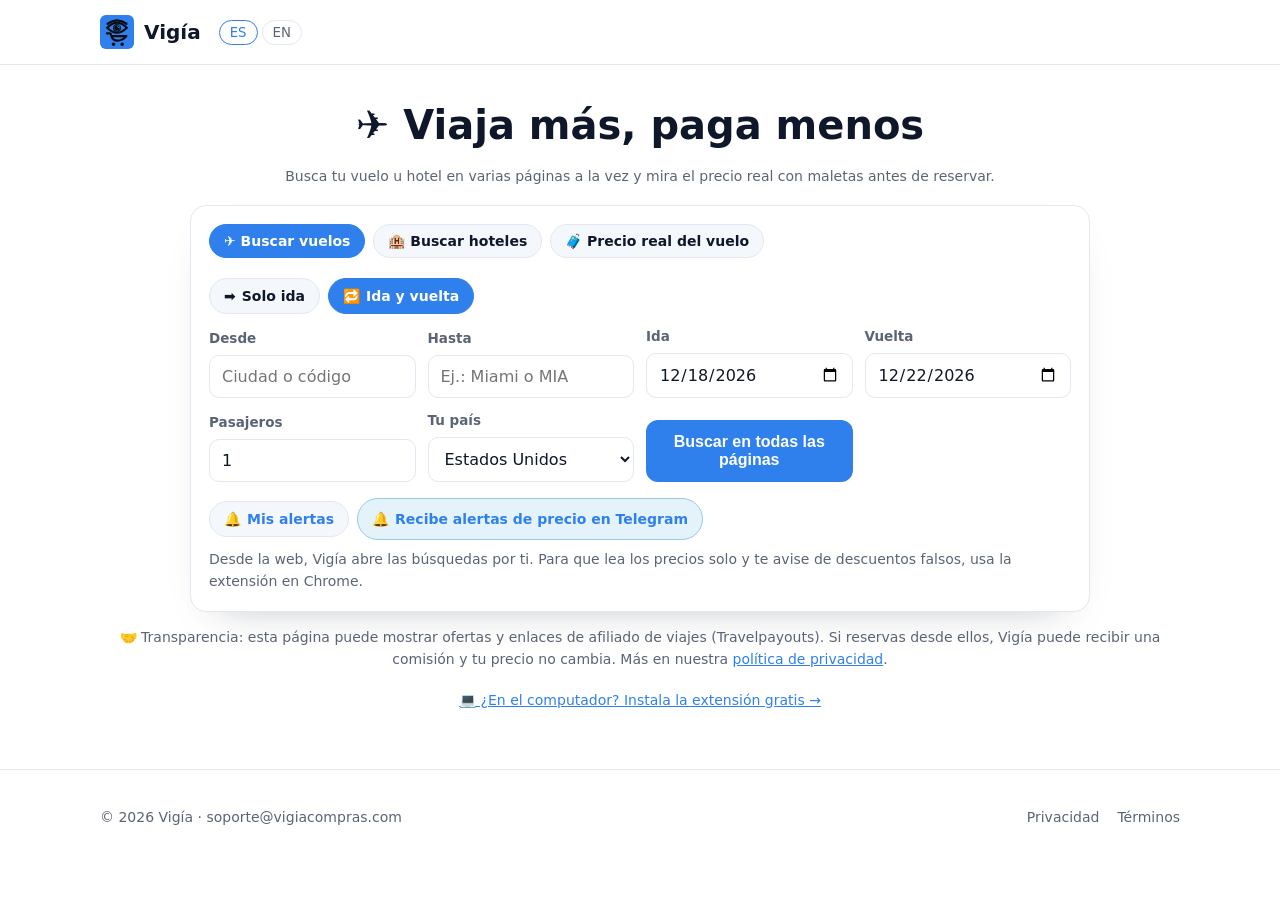
<file: viajes.html>
<!doctype html>
<html lang="es" data-lang="es">
<head>
<meta charset="utf-8">
<meta name="robots" content="noindex, nofollow">
<meta name="viewport" content="width=device-width, initial-scale=1, viewport-fit=cover">
<meta http-equiv="Content-Security-Policy" content="default-src 'self'; script-src 'self' 'unsafe-inline' https:; style-src 'self' 'unsafe-inline' https:; font-src https: data:; img-src 'self' data: https:; connect-src 'self' https:; frame-src 'self' https:; base-uri 'self'; form-action 'self' https:; object-src 'none'">
<title>Vigía Viajes — vuelos y hoteles al mejor precio</title>
<meta name="description" content="Vigía Viajes: busca vuelos y hoteles en varias páginas a la vez y calcula el precio real con maletas antes de reservar.">
<meta name="theme-color" content="#2F80ED">
<link rel="icon" href="favicon.png">
<link rel="apple-touch-icon" href="logo-512.png">
<meta name="apple-mobile-web-app-capable" content="yes">
<meta name="apple-mobile-web-app-title" content="Vigía">
<link rel="preconnect" href="https://fonts.googleapis.com">
<link rel="stylesheet" href="https://fonts.googleapis.com/css2?family=Inter:wght@400;500;600;700;800&display=swap">
<link rel="stylesheet" href="estilo.css">
<!-- Travelpayouts Drive: SOLO en esta página de viajes (no en el resto de la web) -->
<script nowprocket data-noptimize="1" data-cfasync="false" data-wpfc-render="false" seraph-accel-crit="1" data-no-defer="1" data-cmp-ab="2">
(function () {
var script = document.createElement("script");
script.async = 1;
script.setAttribute("data-cmp-ab","2");
script.src = 'https://emrldco.com/NjA2Njky.js?t=606692';
document.head.appendChild(script);
})();
</script>
</head>
<body class="appmode">
<header class="top">
  <div class="wrap">
    <a class="brand" href="./"><img src="logo.svg" alt="">Vigía</a>
    <div class="langs"><button data-set="es" aria-pressed="true">ES</button><button data-set="en" aria-pressed="false">EN</button></div>
  </div>
</header>
<main>
  <section class="block apphero">
    <div class="wrap">
      <h1><span data-l="es">✈️ Viaja más, paga menos</span><span data-l="en">✈️ Travel more, pay less</span></h1>
      <p class="hint"><span data-l="es">Busca tu vuelo u hotel en varias páginas a la vez y mira el precio real con maletas antes de reservar.</span><span data-l="en">Search your flight or hotel on several sites at once and see the real price with bags before booking.</span></p>
      <div class="vtools" id="vtools" data-only="vuelos,hoteles,real"></div>
      <p class="hint aff-note" style="text-align:center;margin-top:14px"><span data-l="es">🤝 Transparencia: esta página puede mostrar ofertas y enlaces de afiliado de viajes (Travelpayouts). Si reservas desde ellos, Vigía puede recibir una comisión y tu precio no cambia. Más en nuestra <a href="privacidad.html">política de privacidad</a>.</span><span data-l="en">🤝 Transparency: this page may show travel offers and affiliate links (Travelpayouts). If you book through them, Vigía may earn a commission and your price does not change. More in our <a href="privacidad.html">privacy policy</a>.</span></p>
      <p class="hint" style="text-align:center;margin-top:14px"><a href="./#precios"><span data-l="es">💻 ¿En el computador? Instala la extensión gratis →</span><span data-l="en">💻 On a computer? Install the free extension →</span></a></p>
    </div>
  </section>
</main>
<footer>
  <div class="wrap">
    <div>© 2026 Vigía · <a href="mailto:soporte@vigiacompras.com" class="mail">soporte@vigiacompras.com</a></div>
    <nav><a href="privacidad.html"><span data-l="es">Privacidad</span><span data-l="en">Privacy</span></a><a href="terminos.html"><span data-l="es">Términos</span><span data-l="en">Terms</span></a></nav>
  </div>
</footer>
<script src="ajustes.js"></script>
<script src="vigia-tiendas.js"></script>
<script src="vigia-viajes.js"></script>
<script src="sitio.js"></script>
<script src="herramientas.js"></script>
</body>
</html>
</file>
<file: estilo.css>
:root {
  --brand: #2F80ED; --brand-d: #1B5FC4; --ink: #0F172A; --muted: #5B6476; --line: #E3E7EF;
  --soft: #F4F7FC; --card: #FFFFFF; --bg: #FFFFFF; --gold: #F5B301; --ok: #12A150; --bad: #D92D20;
}
@media (prefers-color-scheme: dark) {
  :root { --ink: #E8ECF4; --muted: #9AA4B8; --line: #263043; --soft: #131B2B; --card: #111826; --bg: #0B1120; --brand: #4C93F5; }
}
* { box-sizing: border-box; }
html { scroll-behavior: smooth; }
body { margin: 0; font-family: var(--font, 'Inter'), system-ui, -apple-system, 'Segoe UI', sans-serif; color: var(--ink); background: var(--bg); line-height: 1.6; -webkit-font-smoothing: antialiased; }
a { color: var(--brand); }
img { max-width: 100%; display: block; }
.wrap { max-width: 1120px; margin: 0 auto; padding: 0 20px; }

/* Barra superior */
.top { position: sticky; top: 0; z-index: 10; background: color-mix(in srgb, var(--bg) 88%, transparent); backdrop-filter: blur(10px); border-bottom: 1px solid var(--line); }
.top .wrap { display: flex; align-items: center; gap: 18px; height: 64px; }
.brand { display: flex; align-items: center; gap: 10px; font-weight: 800; font-size: 20px; color: var(--ink); text-decoration: none; }
.brand img { width: 34px; height: 34px; }
.top nav { display: flex; gap: 22px; margin-inline-start: auto; }
.top nav a { color: var(--muted); text-decoration: none; font-weight: 550; font-size: 15px; }
.top nav a:hover { color: var(--ink); }
.langs { display: flex; gap: 4px; }
.langs button { border: 1px solid var(--line); background: var(--card); color: var(--muted); border-radius: 999px; padding: 4px 10px; font: 600 13px inherit; font-family: inherit; cursor: pointer; }
.langs button[aria-pressed="true"] { border-color: var(--brand); color: var(--brand); }
@media (max-width: 760px) { .top nav { display: none; } .langs { margin-inline-start: auto; } }

/* Botones */
.btn { display: inline-flex; align-items: center; gap: 8px; padding: 13px 22px; border-radius: calc(var(--r, 16px) - 4px); background: var(--brand); color: #fff; font-weight: 700; text-decoration: none; border: 0; font-size: 16px; }
.btn:hover { background: var(--brand-d); }
.btn.ghost { background: transparent; color: var(--ink); border: 1.5px solid var(--line); }
.btn.ghost:hover { border-color: var(--brand); color: var(--brand); }
.btn.gold { background: var(--gold); color: #1a1300; }

/* Portada */
.hero { padding: 72px 0 56px; background: radial-gradient(1200px 500px at 80% -10%, color-mix(in srgb, var(--brand) 18%, transparent), transparent 70%); }
.hero .wrap { display: grid; grid-template-columns: 1.05fr .95fr; gap: 48px; align-items: center; }
.eyebrow { display: inline-block; font-size: 13px; font-weight: 700; letter-spacing: .04em; text-transform: uppercase; color: var(--brand); background: color-mix(in srgb, var(--brand) 12%, transparent); padding: 5px 12px; border-radius: 999px; }
.hero h1 { font-size: clamp(34px, 5vw, 54px); line-height: 1.08; letter-spacing: -.02em; margin: 16px 0 16px; }
.hero p.lead { font-size: 19px; color: var(--muted); margin: 0 0 28px; max-width: 540px; }
.cta { display: flex; flex-wrap: wrap; gap: 12px; }
.trust { display: flex; flex-wrap: wrap; gap: 18px; margin-top: 26px; color: var(--muted); font-size: 14px; }
.trust > span::before { content: '✓ '; color: var(--ok); font-weight: 800; }
.shot { border-radius: calc(var(--r, 16px) + 2px); overflow: hidden; box-shadow: 0 30px 60px -20px rgba(15, 23, 42, .35); border: 1px solid var(--line); }
@media (max-width: 900px) { .hero .wrap { grid-template-columns: 1fr; } .hero { padding-top: 44px; } }

/* Secciones */
section.block { padding: 72px 0; }
section.block.alt { background: var(--soft); }
.head { text-align: center; max-width: 680px; margin: 0 auto 44px; }
.head h2 { font-size: clamp(28px, 3.6vw, 38px); letter-spacing: -.015em; margin: 10px 0 10px; line-height: 1.15; }
.head p { color: var(--muted); font-size: 17px; margin: 0; }
.grid3 { display: grid; grid-template-columns: repeat(3, 1fr); gap: 20px; }
.feat { background: var(--card); border: 1px solid var(--line); border-radius: var(--r, 16px); padding: 24px; }
.feat .ic { font-size: 26px; width: 48px; height: 48px; display: grid; place-items: center; border-radius: 12px; background: color-mix(in srgb, var(--brand) 12%, transparent); margin-bottom: 14px; }
.feat h3 { margin: 0 0 6px; font-size: 18px; }
.feat p { margin: 0; color: var(--muted); font-size: 15px; }
@media (max-width: 900px) { .grid3 { grid-template-columns: 1fr; } }

.steps { counter-reset: s; display: grid; grid-template-columns: repeat(3, 1fr); gap: 20px; }
.step { position: relative; padding: 24px 24px 24px 24px; background: var(--card); border: 1px solid var(--line); border-radius: var(--r, 16px); }
.step::before { counter-increment: s; content: counter(s); display: grid; place-items: center; width: 34px; height: 34px; border-radius: 50%; background: var(--brand); color: #fff; font-weight: 800; margin-bottom: 12px; }
.step h3 { margin: 0 0 6px; font-size: 17px; }
.step p { margin: 0; color: var(--muted); font-size: 15px; }
@media (max-width: 900px) { .steps { grid-template-columns: 1fr; } }

.gallery { display: grid; grid-template-columns: repeat(3, 1fr); gap: 18px; }
.gallery figure { margin: 0; }
.gallery figcaption { font-size: 14px; color: var(--muted); margin-top: 8px; text-align: center; }
@media (max-width: 900px) { .gallery { grid-template-columns: 1fr; } }

/* Precios */
.toggle { display: inline-flex; border: 1px solid var(--line); border-radius: 999px; padding: 4px; background: var(--card); margin: 0 auto 28px; }
.toggle button { border: 0; background: transparent; padding: 8px 18px; border-radius: 999px; font: 650 14px inherit; font-family: inherit; color: var(--muted); cursor: pointer; }
.toggle button[aria-pressed="true"] { background: var(--brand); color: #fff; }
.center { text-align: center; }
.plans { display: grid; grid-template-columns: repeat(4, 1fr); gap: 16px; align-items: stretch; }
.plan { background: var(--card); border: 1px solid var(--line); border-radius: calc(var(--r, 16px) + 2px); padding: 24px; display: flex; flex-direction: column; }
.plan.star { border: 2px solid var(--brand); position: relative; }
.plan.star .badge { position: absolute; top: -12px; left: 50%; transform: translateX(-50%); background: var(--brand); color: #fff; font-size: 12px; font-weight: 700; padding: 3px 12px; border-radius: 999px; white-space: nowrap; }
.plan h3 { margin: 0; font-size: 19px; }
.plan .who { color: var(--muted); font-size: 14px; margin: 4px 0 14px; min-height: 42px; }
.plan .price { font-size: 34px; font-weight: 800; letter-spacing: -.02em; }
.plan .per { color: var(--muted); font-size: 14px; font-weight: 500; }
.plan ul { list-style: none; padding: 0; margin: 16px 0 0; font-size: 14.5px; }
.plan li { padding: 5px 0 5px 24px; position: relative; }
.plan li::before { content: '✓'; position: absolute; left: 0; color: var(--ok); font-weight: 800; }
.plans.biz { grid-template-columns: repeat(3, 1fr); margin-top: 16px; }
@media (max-width: 1000px) { .plans { grid-template-columns: repeat(2, 1fr); } .plans.biz { grid-template-columns: 1fr; } }
@media (max-width: 600px) { .plans { grid-template-columns: 1fr; } }
.note { color: var(--muted); font-size: 14px; text-align: center; margin-top: 22px; }
.sub { font-size: 20px; margin: 44px 0 6px; text-align: center; }

/* Preguntas */
.faq { max-width: 780px; margin: 0 auto; }
.faq details { border: 1px solid var(--line); border-radius: calc(var(--r, 16px) - 2px); padding: 16px 20px; background: var(--card); margin-bottom: 10px; }
.faq summary { font-weight: 650; cursor: pointer; }
.faq details p { color: var(--muted); margin: 10px 0 0; }

/* Cierre */
.final { text-align: center; background: linear-gradient(135deg, var(--brand), var(--brand-d)); color: #fff; border-radius: calc(var(--r, 16px) + 8px); padding: 56px 24px; }
.final h2 { font-size: clamp(26px, 3.4vw, 36px); margin: 0 0 10px; }
.final p { opacity: .9; margin: 0 0 24px; font-size: 17px; }
.final .btn { background: #fff; color: #1B3A8A; }

/* Pie */
footer { border-top: 1px solid var(--line); padding: 36px 0; color: var(--muted); font-size: 14px; }
footer .wrap { display: flex; flex-wrap: wrap; gap: 20px; justify-content: space-between; align-items: center; }
footer nav { display: flex; flex-wrap: wrap; gap: 18px; }
footer a { color: var(--muted); text-decoration: none; }
footer a:hover { color: var(--ink); }

/* Páginas legales */
.legal { max-width: 780px; margin: 0 auto; padding: 44px 20px 72px; }
.legal h1 { font-size: 34px; letter-spacing: -.015em; margin: 0 0 4px; }
.legal h2 { font-size: 20px; margin: 30px 0 8px; }
.legal p, .legal li { color: var(--ink); }
.legal .muted { color: var(--muted); }
.legal ul { padding-inline-start: 20px; }

/* Idiomas */
[data-l] { display: none; }
html[data-lang="es"] [data-l="es"], html[data-lang="en"] [data-l="en"] { display: revert; }

/* Capturas del panel */
.stage { position: relative; height: 560px; }
.stage img { position: absolute; width: 300px; height: auto; border-radius: calc(var(--r, 16px) - 2px); box-shadow: 0 30px 60px -20px rgba(15,23,42,.4); border: 1px solid var(--line); background: #fff; }
.stage .p1 { right: 8%; top: 0; z-index: 2; }
.stage .p2 { left: 4%; top: 60px; transform: rotate(-4deg); opacity: .95; }
@media (max-width: 900px) { .stage { height: 520px; max-width: 420px; margin: 0 auto; width: 100%; } .stage .p1 { right: 0; } .stage .p2 { left: 0; } }
@media (max-width: 480px) { .stage img { width: 240px; } .stage { height: 440px; } }
.pshot { background: linear-gradient(160deg, color-mix(in srgb, var(--brand) 16%, var(--card)), var(--card)); border: 1px solid var(--line); border-radius: calc(var(--r, 16px) + 2px); padding: 22px; display: grid; place-items: center; height: 420px; overflow: hidden; }
.pshot img { width: 240px; border-radius: 12px; box-shadow: 0 18px 40px -16px rgba(15,23,42,.35); align-self: start; }

/* ===== Ganchos de venta ===== */
.promo { background: #0F172A; color: #fff; font-size: 14px; text-align: center; padding: 9px 0; }
.promo b { color: #FFD54A; }
.promo .cd { opacity: .85; }
.btn.small { padding: 8px 14px; font-size: 14px; border-radius: 10px; }
.btn.big { padding: 15px 26px; font-size: 17px; }
.hero h1 em { font-style: normal; color: var(--brand); }
.micro { color: var(--muted); font-size: 14px; margin: 14px 0 0; }
.micro.light { color: rgba(255,255,255,.85); margin-top: 14px; }
.givechip { display: inline-block; margin-top: 18px; padding: 8px 14px; border-radius: 999px; background: color-mix(in srgb, #E11D74 10%, var(--card)); color: #B0125A; font-weight: 650; font-size: 14px; text-decoration: none; border: 1px solid color-mix(in srgb, #E11D74 25%, transparent); }
@media (prefers-color-scheme: dark) { .givechip { color: #F9A8D4; } }
@media (max-width: 760px) { .hide-m { display: none; } }

.stats { border-block: 1px solid var(--line); background: var(--card); }
.stats .wrap { display: grid; grid-template-columns: repeat(4, 1fr); text-align: center; padding-block: 26px; gap: 12px; }
.stats b { display: block; font-size: 34px; font-weight: 800; color: var(--brand); letter-spacing: -.02em; }
.stats span { color: var(--muted); font-size: 14px; }
@media (max-width: 700px) { .stats .wrap { grid-template-columns: repeat(2, 1fr); } }

.pain { padding: 24px; border-radius: var(--r, 16px); background: color-mix(in srgb, var(--bad) 5%, var(--card)); border: 1px solid color-mix(in srgb, var(--bad) 18%, var(--line)); }
.pain .ic { font-size: 28px; margin-bottom: 10px; }
.pain h3 { margin: 0 0 6px; font-size: 18px; }
.pain p { margin: 0; color: var(--muted); font-size: 15px; }
.vs { margin-top: 32px; overflow-x: auto; }
.vs table { width: 100%; border-collapse: separate; border-spacing: 0; background: var(--card); border: 1px solid var(--line); border-radius: var(--r, 16px); overflow: hidden; font-size: 15px; }
.vs th, .vs td { padding: 14px 16px; text-align: start; border-bottom: 1px solid var(--line); }
.vs tr:last-child td { border-bottom: 0; }
.vs th { font-size: 14px; color: var(--muted); font-weight: 650; }
.vs .us { background: color-mix(in srgb, var(--brand) 7%, transparent); font-weight: 600; }
.vs th.us { color: var(--brand); font-size: 16px; }

.calc { display: grid; grid-template-columns: 1fr 1fr; gap: 40px; align-items: center; }
.calc h2 { font-size: clamp(28px, 3.6vw, 38px); margin: 10px 0; line-height: 1.15; }
.calc .muted { color: var(--muted); }
.calcbox { background: var(--card); border: 1px solid var(--line); border-radius: calc(var(--r, 16px) + 4px); padding: 26px; display: grid; gap: 18px; box-shadow: 0 20px 40px -24px rgba(15,23,42,.25); }
.calcbox label { display: grid; gap: 8px; font-weight: 600; font-size: 15px; }
.calcbox .row { display: flex; gap: 8px; }
.calcbox select, .calcbox input[type=number] { font: inherit; padding: 11px 12px; border: 1px solid var(--line); border-radius: 10px; background: var(--bg); color: var(--ink); }
.calcbox input[type=number] { flex: 1; min-width: 0; }
.calcbox input[type=range] { width: 100%; accent-color: var(--brand); }
.result { display: flex; justify-content: space-between; align-items: baseline; padding: 16px; border-radius: calc(var(--r, 16px) - 2px); background: color-mix(in srgb, var(--ok) 10%, transparent); font-weight: 600; }
.result b { font-size: 28px; color: var(--ok); }
.roi { margin: -6px 0 0; color: var(--muted); font-size: 14px; }
@media (max-width: 900px) { .calc { grid-template-columns: minmax(0, 1fr); } }
.calc > *, .refer > *, .givewrap > * { min-width: 0; }

.grid4 { display: grid; grid-template-columns: repeat(4, 1fr); gap: 18px; }
.val { padding: 22px; border-radius: var(--r, 16px); border: 1px solid var(--line); background: var(--card); }
.val .ic { font-size: 26px; margin-bottom: 10px; }
.val h3 { margin: 0 0 6px; font-size: 17px; }
.val p { margin: 0; color: var(--muted); font-size: 14.5px; }
@media (max-width: 1000px) { .grid4 { grid-template-columns: repeat(2, 1fr); } }
@media (max-width: 600px) { .grid4 { grid-template-columns: 1fr; } }

.give { background: linear-gradient(135deg, var(--brand-d), var(--brand) 60%, var(--accent, #E11D74) 140%); color: #fff; }
.givewrap { display: grid; grid-template-columns: 1.2fr .8fr; gap: 40px; align-items: center; }
.give h2 { font-size: clamp(30px, 4vw, 42px); margin: 10px 0 12px; line-height: 1.1; }
.give p { font-size: 17px; opacity: .95; }
.eyebrow.light { background: rgba(255,255,255,.18); color: #fff; }
.givecards { display: grid; grid-template-columns: 1fr 1fr; gap: 14px; }
.givecards div { background: rgba(255,255,255,.14); border: 1px solid rgba(255,255,255,.25); border-radius: calc(var(--r, 16px) + 2px); padding: 22px; text-align: center; font-size: 34px; display: grid; gap: 6px; }
.givecards span { font-size: 15px; font-weight: 650; }
.social { display: flex; flex-wrap: wrap; gap: 10px; margin-top: 8px; }
.social a { color: #fff; background: rgba(255,255,255,.18); padding: 8px 14px; border-radius: 999px; text-decoration: none; font-weight: 600; font-size: 14px; }
@media (max-width: 900px) { .givewrap { grid-template-columns: 1fr; } }

.letter { max-width: 820px; display: grid; grid-template-columns: 56px 1fr; gap: 22px; align-items: start; }
.letter .quote { font-size: 19px; line-height: 1.65; margin: 0 0 12px; }
.letter .sign { color: var(--muted); font-weight: 650; margin: 0; }

.plan .btn { margin-top: auto; justify-content: center; }
.plan ul { margin-bottom: 18px; }
.guarantee { margin: 26px auto 0; max-width: 760px; text-align: center; padding: 16px 20px; border-radius: calc(var(--r, 16px) - 2px); border: 1px dashed color-mix(in srgb, var(--ok) 50%, var(--line)); background: color-mix(in srgb, var(--ok) 6%, var(--card)); font-size: 15px; }

.refer { display: grid; grid-template-columns: 1fr 1fr; gap: 40px; align-items: center; }
.refer h2 { font-size: clamp(26px, 3.4vw, 36px); margin: 10px 0; line-height: 1.15; }
.share { background: var(--card); border: 1px solid var(--line); border-radius: calc(var(--r, 16px) + 4px); padding: 24px; }
.sbtns { display: flex; flex-wrap: wrap; gap: 10px; }
.sbtn { border: 0; cursor: pointer; padding: 11px 16px; border-radius: 12px; font: 700 15px inherit; font-family: inherit; color: #fff; text-decoration: none; }
.sbtn.wa { background: #25D366; } .sbtn.fb { background: #1877F2; } .sbtn.x { background: #0F1419; } .sbtn.tg { background: #229ED9; } .sbtn.cp { background: var(--soft); color: var(--ink); border: 1px solid var(--line); }
@media (max-width: 900px) { .refer { grid-template-columns: 1fr; } }

.mbar { display: none; }
@media (max-width: 760px) {
  .mbar { display: block; position: fixed; inset: auto 0 0 0; padding: 10px 16px calc(10px + env(safe-area-inset-bottom)); background: color-mix(in srgb, var(--bg) 92%, transparent); backdrop-filter: blur(10px); border-top: 1px solid var(--line); z-index: 20; }
  .mbar .btn { width: 100%; justify-content: center; }
  footer { padding-bottom: 90px; }
}
.calcbox { grid-template-columns: minmax(0, 1fr); } .calcbox > *, .calcbox label > * { min-width: 0; } .calcbox input[type=number] { width: 100%; } .result b { font-size: clamp(20px, 6vw, 28px); }

/* Comprar ya (Polar) */
.plan .buy { display: block; text-align: center; margin-top: 10px; font-size: 14px; font-weight: 650; color: var(--brand); text-decoration: none; }
.plan .buy:hover { text-decoration: underline; }
.plan .buy[hidden] { display: none; }
.plans.biz .plan .feats { margin: 0; padding: 0; }
.plans.biz .plan .btn { margin-top: 16px; }
.note b#regnote:empty { display: none; }
/* Vigía en el celular */
.apps { display: grid; grid-template-columns: repeat(4, minmax(0, 1fr)); gap: 14px; }
.app { display: flex; flex-direction: column; gap: 6px; align-items: flex-start; padding: 20px; background: var(--card); border: 1px solid var(--line); border-radius: calc(var(--r, 16px) + 2px); text-decoration: none; color: var(--ink); transition: transform .15s, border-color .15s; }
.app:hover:not(.soon) { transform: translateY(-2px); border-color: var(--brand); }
.app .ai { font-size: 28px; line-height: 1; }
.app b { font-size: 16px; }
.app .st { font-size: 14px; font-weight: 700; color: var(--brand); }
.app.soon { cursor: default; opacity: .75; }
.app.soon .st { color: var(--muted); font-weight: 600; }
@media (max-width: 860px) { .apps { grid-template-columns: repeat(2, minmax(0, 1fr)); } }
@media (max-width: 420px) { .apps { grid-template-columns: minmax(0, 1fr); } }

/* ===== Vigía en la web: herramientas (index #herramientas y app.html) ===== */
.vtools { background: var(--card); border: 1px solid var(--line); border-radius: var(--r, 16px); padding: 18px; box-shadow: 0 18px 40px -28px rgba(15, 23, 42, .35); max-width: 900px; margin: 0 auto; }
.ttabs { display: flex; gap: 8px; overflow-x: auto; padding-bottom: 6px; margin-bottom: 14px; scrollbar-width: thin; }
.ttabs button { flex: 0 0 auto; border: 1px solid var(--line); background: var(--soft); color: var(--ink); border-radius: 999px; padding: 8px 14px; font-family: inherit; font-weight: 600; font-size: 14px; cursor: pointer; }
.ttabs button[aria-selected="true"] { background: var(--brand); border-color: var(--brand); color: #fff; }
.tform { display: grid; gap: 12px; }
.tform.grid { grid-template-columns: repeat(auto-fit, minmax(170px, 1fr)); align-items: end; }
.tform label { display: grid; gap: 5px; font-size: 13.5px; font-weight: 600; color: var(--muted); }
.tform label.inline { display: flex; align-items: center; gap: 8px; }
.tform input, .tform select, .tsel { width: 100%; box-sizing: border-box; padding: 11px 12px; border: 1px solid var(--line); border-radius: 10px; background: var(--bg); color: var(--ink); font-family: inherit; font-weight: 500; font-size: 16px; }
.tform label.inline input[type="number"] { width: 80px; }
.tform label.inline input[type="checkbox"] { width: auto; }
.tform input:focus, .tform select:focus { outline: 2px solid color-mix(in srgb, var(--brand) 40%, transparent); border-color: var(--brand); }
.tform .btn { justify-content: center; cursor: pointer; }
.tout { margin-top: 14px; }
.tlinks, .textra { display: flex; flex-wrap: wrap; gap: 8px; }
.textra { margin-top: 16px; align-items: center; }
.vtools [hidden] { display: none !important; }
.tl { display: inline-flex; align-items: center; gap: 6px; padding: 9px 14px; border: 1px solid var(--line); border-radius: 999px; background: var(--soft); color: var(--ink); text-decoration: none; font-family: inherit; font-weight: 600; font-size: 14px; cursor: pointer; }
.tl span { color: var(--brand); } .tl i { font-style: normal; } .aff-note { font-size: 12.5px; margin-top: 8px; } .tl:hover { border-color: var(--brand); color: var(--brand); }
.tl.tg { background: color-mix(in srgb, #229ED9 12%, var(--card)); border-color: color-mix(in srgb, #229ED9 40%, var(--line)); }
.vtools .hint, .apphero .hint { color: var(--muted); font-size: 14px; margin: 8px 0 0; }
.rrows { display: grid; grid-template-columns: repeat(auto-fit, minmax(200px, 1fr)); gap: 12px; }
.rrow { display: grid; gap: 8px; padding: 12px; border: 1px dashed var(--line); border-radius: 12px; }
.rres { display: grid; grid-template-columns: repeat(auto-fit, minmax(190px, 1fr)); gap: 10px; }
.rcard { display: grid; gap: 4px; padding: 12px 14px; border: 1px solid var(--line); border-radius: 12px; } .rcard small { color: var(--muted); }
.rcard.win { border: 2px solid var(--ok); background: color-mix(in srgb, var(--ok) 8%, var(--card)); }
.dres { list-style: none; padding: 0; margin: 0; display: grid; gap: 8px; }
.dres li { padding: 10px 12px; border-radius: 10px; background: var(--soft); border-left: 4px solid var(--line); }
.dres li.ok { border-color: var(--ok); } .dres li.bad { border-color: var(--bad); } .dres li.warn { border-color: var(--gold); } .dres li.tip { border-color: var(--brand); }
.appmode .apphero { padding: 28px 0 40px; }
.appmode .apphero h1 { font-size: clamp(26px, 6vw, 40px); margin: 0 0 6px; text-align: center; }
.appmode .apphero > .wrap > .hint { text-align: center; margin-bottom: 18px; }
@media (max-width: 560px) { .vtools { padding: 14px; border-radius: 14px; } .tform.grid { grid-template-columns: minmax(0, 1fr) minmax(0, 1fr); } .tform.grid > * { min-width: 0; } .tform input[type="date"] { min-width: 0; } .tform.grid .btn, .tform.grid label:has(select), .tform.grid label.apl { grid-column: 1 / -1; } }

/* 1.1: calendario de vuelos y tarjeta de producto en la web */
.cal { margin-top: 14px; border: 1px solid var(--line); border-radius: 14px; padding: 12px; background: var(--card); }
.cal-top { display: flex; align-items: center; justify-content: space-between; gap: 8px; margin-bottom: 10px; text-transform: capitalize; }
.cal-top .tl { padding: 6px 12px; } .cal-top .tl[disabled] { opacity: .35; cursor: default; }
.cal-g { display: grid; grid-template-columns: repeat(7, minmax(0, 1fr)); gap: 4px; }
.cal-h { text-align: center; font-size: 12px; color: var(--muted); }
.cal-d { display: flex; flex-direction: column; align-items: center; justify-content: center; min-height: 48px; border-radius: 10px; border: 1px solid var(--line); text-decoration: none; color: var(--ink); font-size: 12px; }
.cal-d i { font-style: normal; color: var(--muted); } .cal-d b { font-size: 12.5px; }
.cal-d.past { opacity: .35; } span.cal-d { border-style: dashed; }
a.cal-d:hover { border-color: var(--brand); }
.cal-d.best { border: 2px solid var(--ok); background: color-mix(in srgb, var(--ok) 10%, var(--card)); }
.pcard { display: flex; gap: 12px; align-items: flex-start; padding: 12px 14px; border: 1px solid var(--line); border-radius: 12px; background: var(--card); margin-bottom: 10px; }
.pcard span { font-size: 24px; } .pcard div { display: grid; gap: 3px; } .pcard small { color: var(--muted); }
@media (max-width: 480px) { .cal-d { min-height: 42px; font-size: 11px; } .cal-d b { font-size: 11px; } }

/* Vuelos: solo ida / ida y vuelta y buscador de aeropuertos */
.ttype { grid-column: 1 / -1; display: flex; gap: 8px; flex-wrap: wrap; }
.ttype .tl.on { background: var(--brand); border-color: var(--brand); color: #fff; }
.ttype .tl span { color: inherit; } .ttype .tl:not(.on):hover { color: var(--brand); } .ttype .tl.on:hover { color: #fff; }
.tform label[hidden] { display: none; }
.apl { position: relative; }
.apl-list { position: absolute; z-index: 30; top: 100%; left: 0; right: 0; margin: 4px 0 0; padding: 4px; list-style: none; background: var(--card); border: 1px solid var(--line); border-radius: 12px; box-shadow: 0 10px 30px rgba(0,0,0,.14); max-height: 320px; overflow-y: auto; }
.apl-list li { display: grid; gap: 2px; padding: 8px 10px; border-radius: 8px; cursor: pointer; }
.apl-list li b { color: var(--ink); font-size: 14.5px; } .apl-list li b span { color: var(--brand); font-size: 13px; margin-left: 4px; }
.apl-list li small { color: var(--muted); font-weight: 500; font-size: 12.5px; white-space: nowrap; overflow: hidden; text-overflow: ellipsis; }
.apl-list li.on, .apl-list li:hover { background: var(--soft); }

/* Alertas de precio desde la web (Telegram, sin cuenta) */
.alrt { display: flex; flex-wrap: wrap; align-items: center; gap: 8px 10px; margin: 12px 0 4px; padding: 10px 12px; border: 1.5px dashed var(--line); border-radius: 12px; background: var(--card); }
.alrt label { display: flex; align-items: center; gap: 6px; flex-wrap: wrap; font-weight: 600; font-size: 14px; color: var(--ink); }
.alrt input { width: 120px; padding: 8px 10px; border: 1.5px solid var(--line); border-radius: 10px; font: inherit; background: var(--card); color: var(--ink); }
.alrt-msg { flex-basis: 100%; } .alrt-msg:empty { display: none; } .alrt-msg .hint { margin: 4px 0; }
.btn.sm { padding: 8px 14px; font-size: 14px; }
.myal-box { margin-top: 10px; padding: 12px; border: 1px solid var(--line); border-radius: 12px; background: var(--card); }
.myal { list-style: none; margin: 0 0 8px; padding: 0; display: grid; gap: 8px; }
.myal li { display: flex; justify-content: space-between; align-items: center; gap: 10px; padding: 8px 0; border-bottom: 1px solid var(--line); }
.myal li span { display: grid; gap: 2px; } .myal li small { color: var(--muted); }
.myal li:last-child { border-bottom: 0; }
</file>
